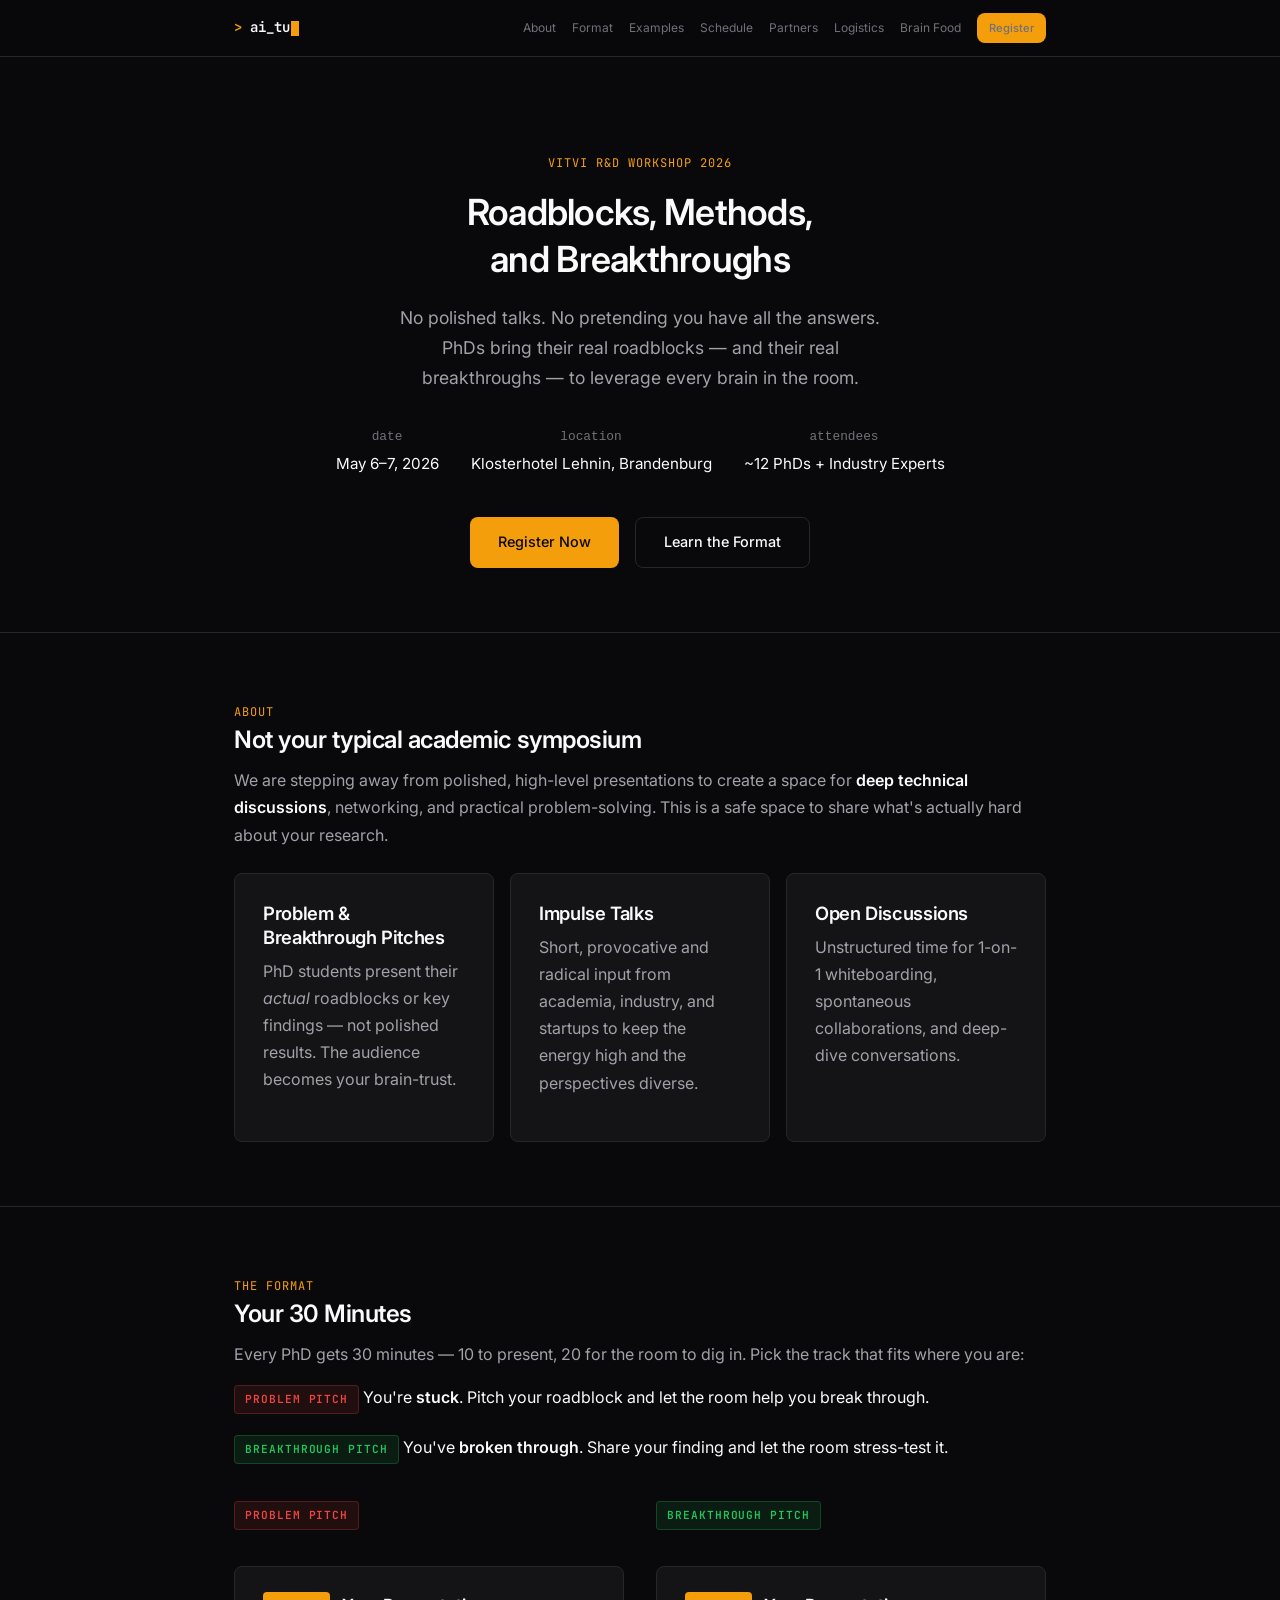
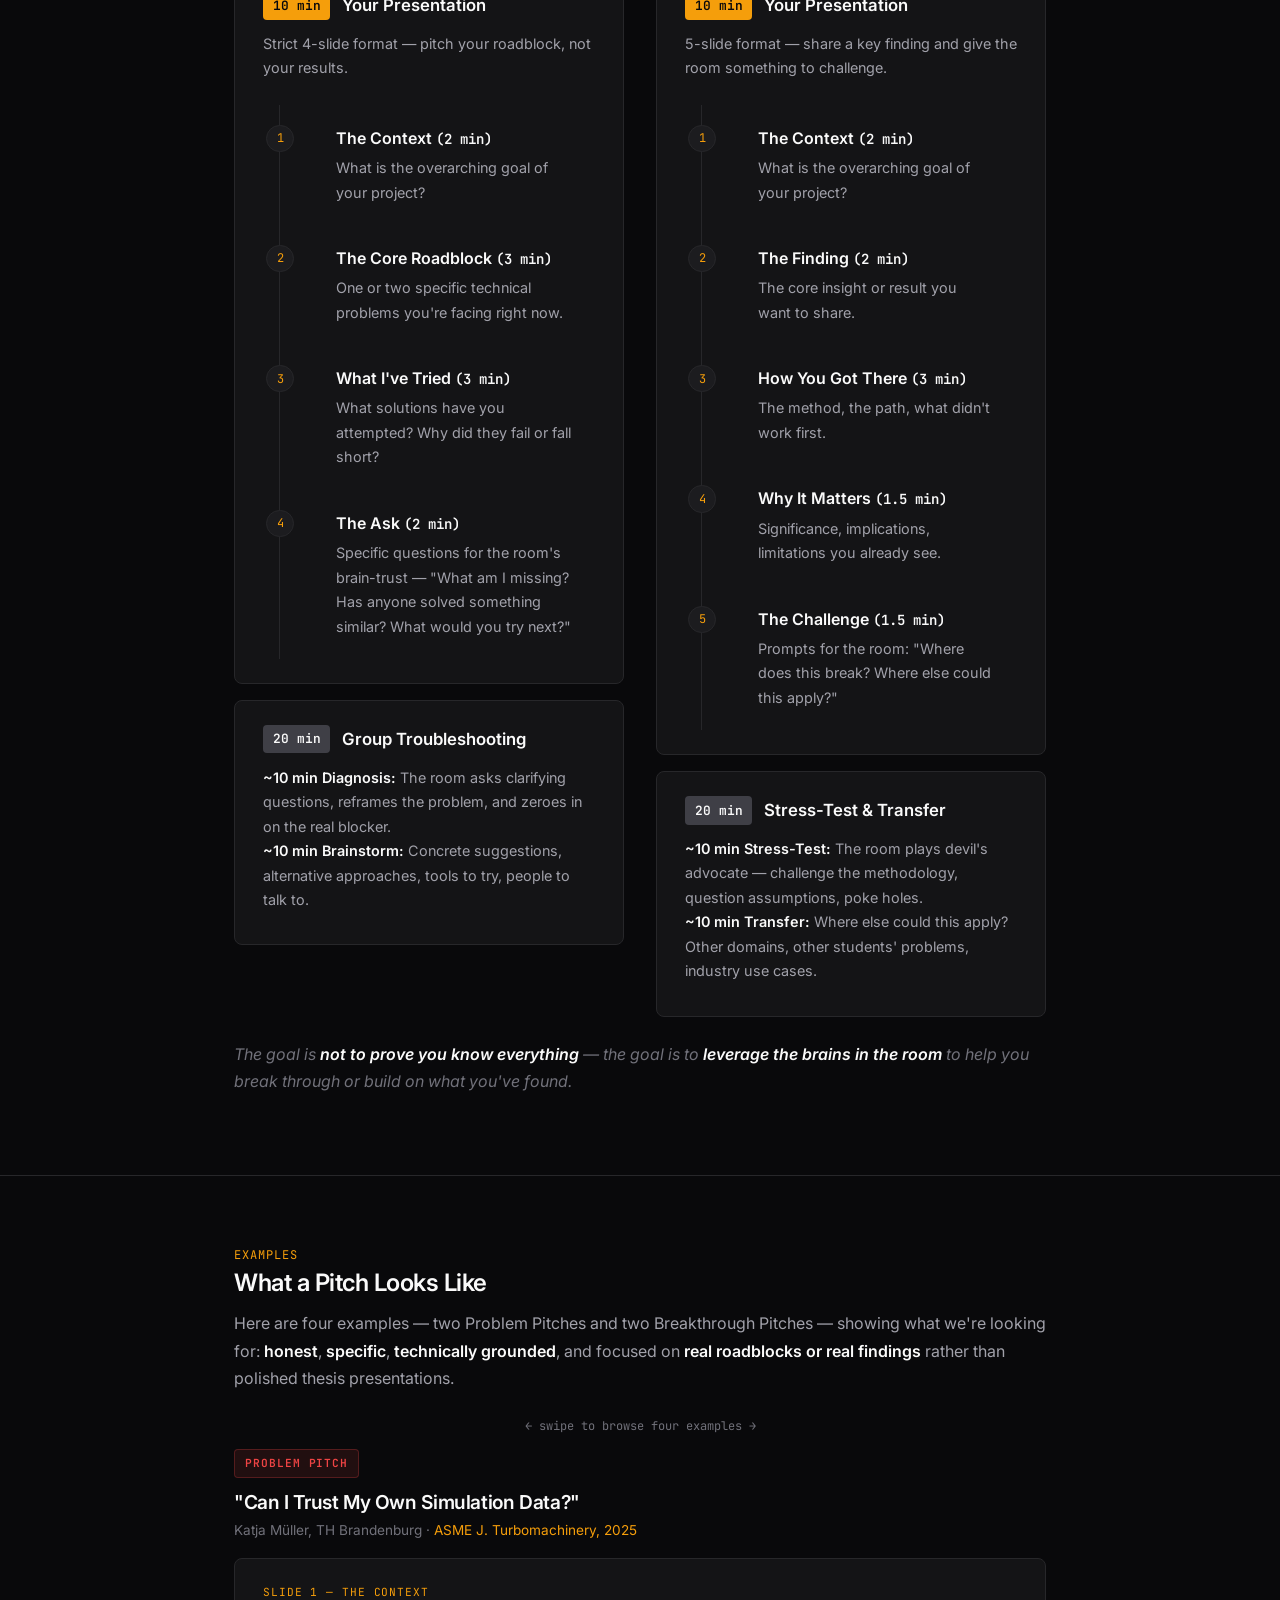
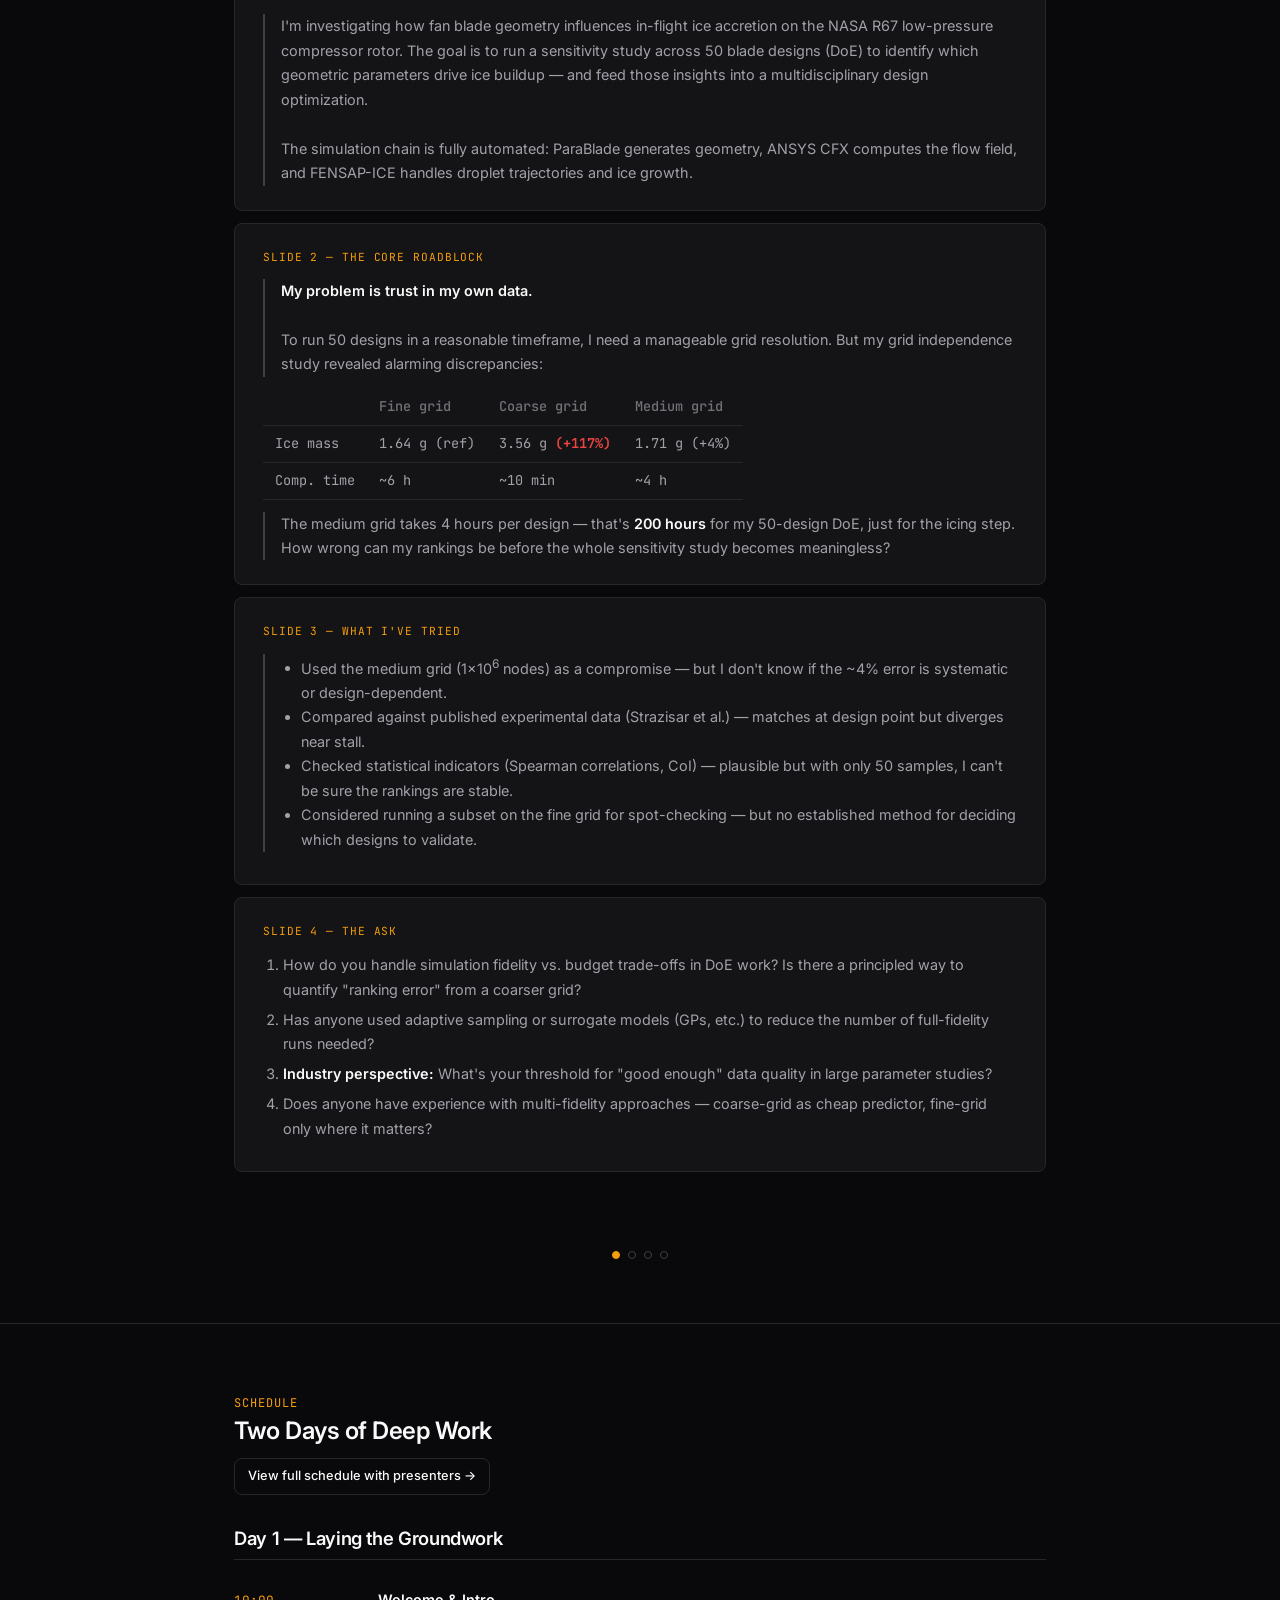
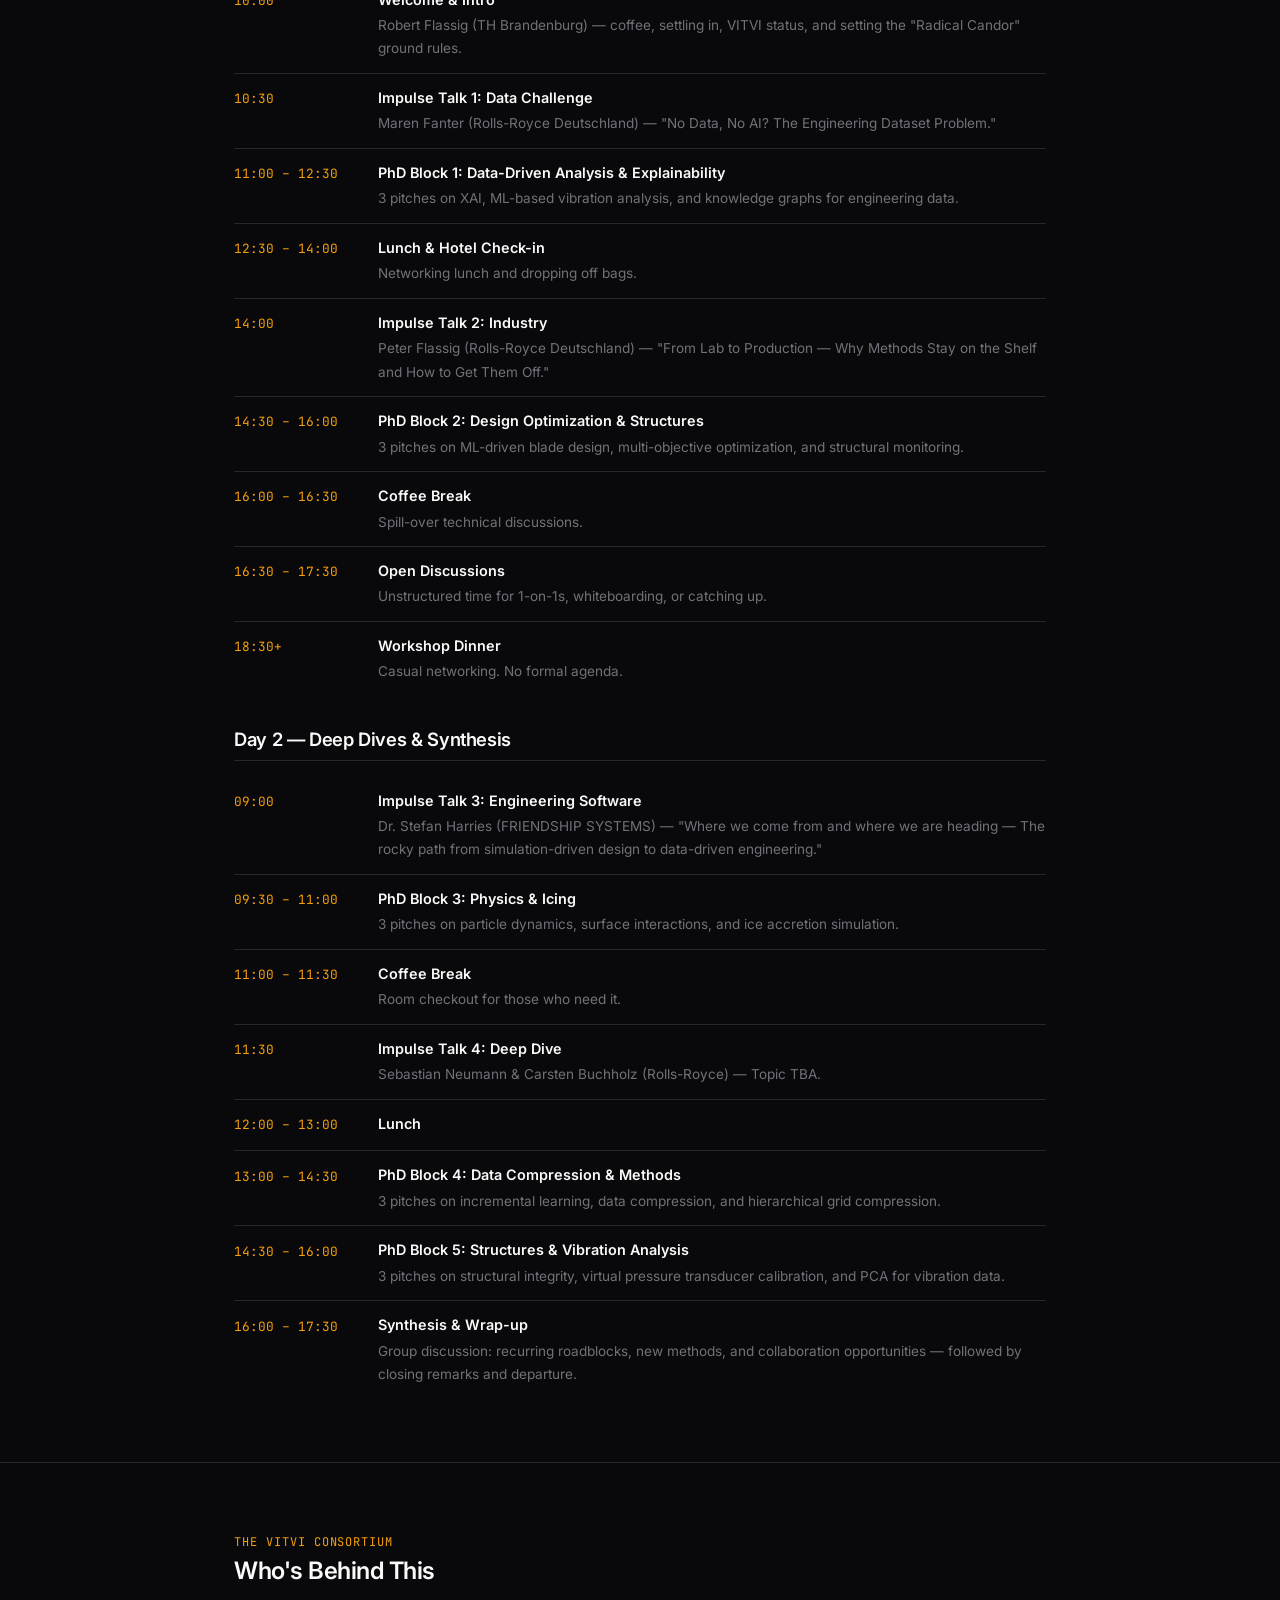
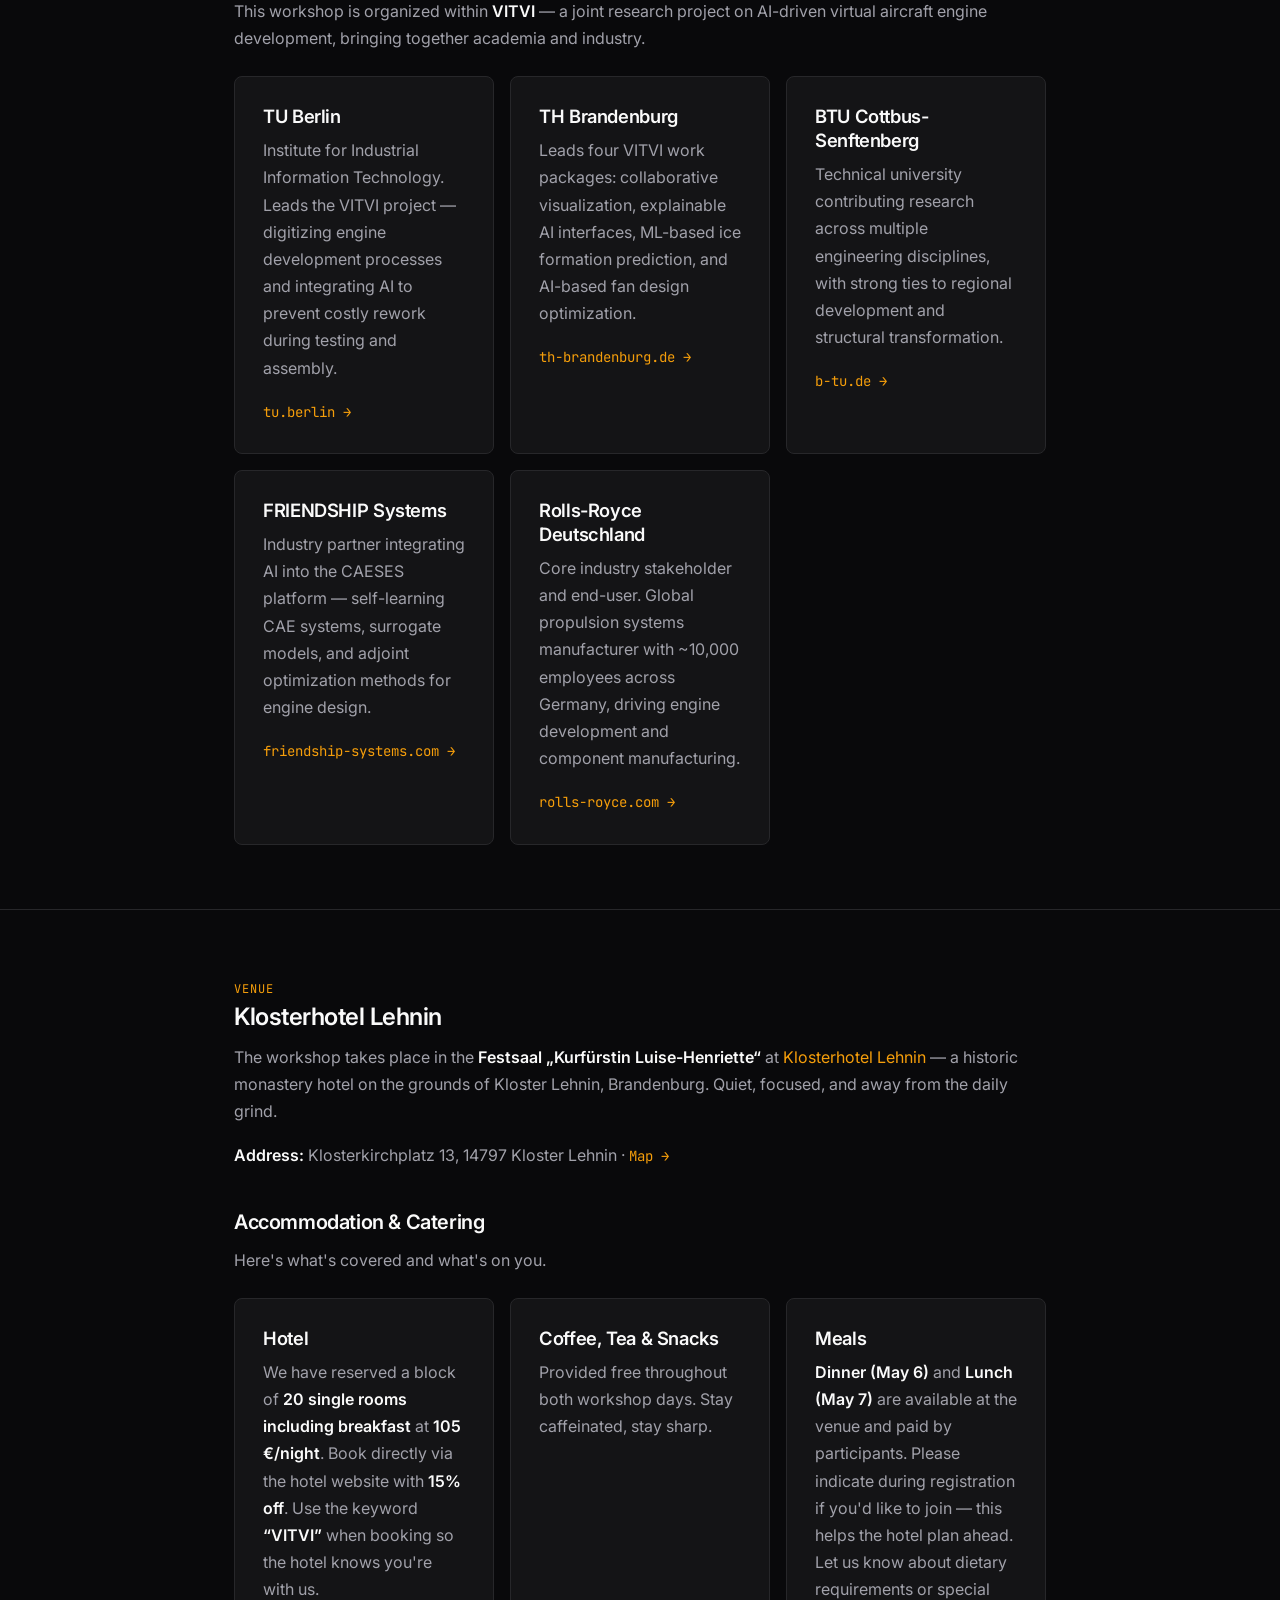
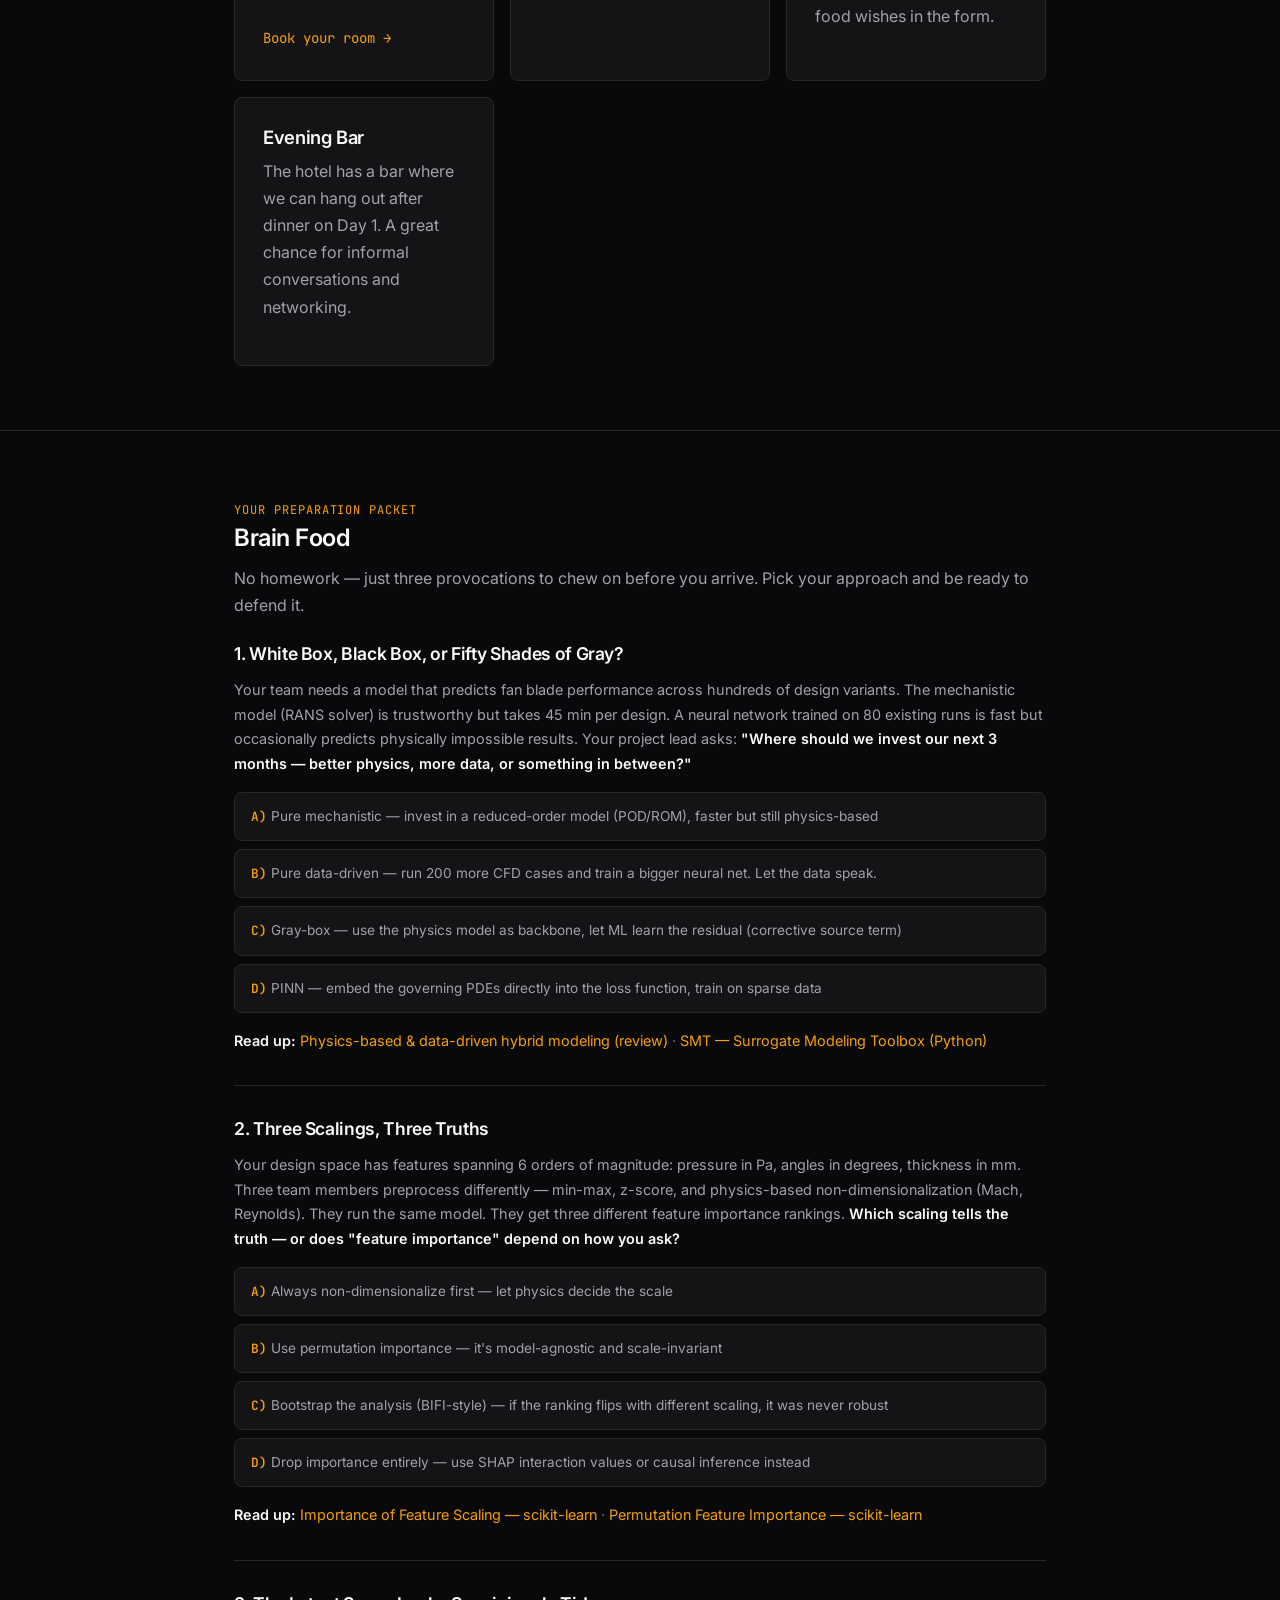
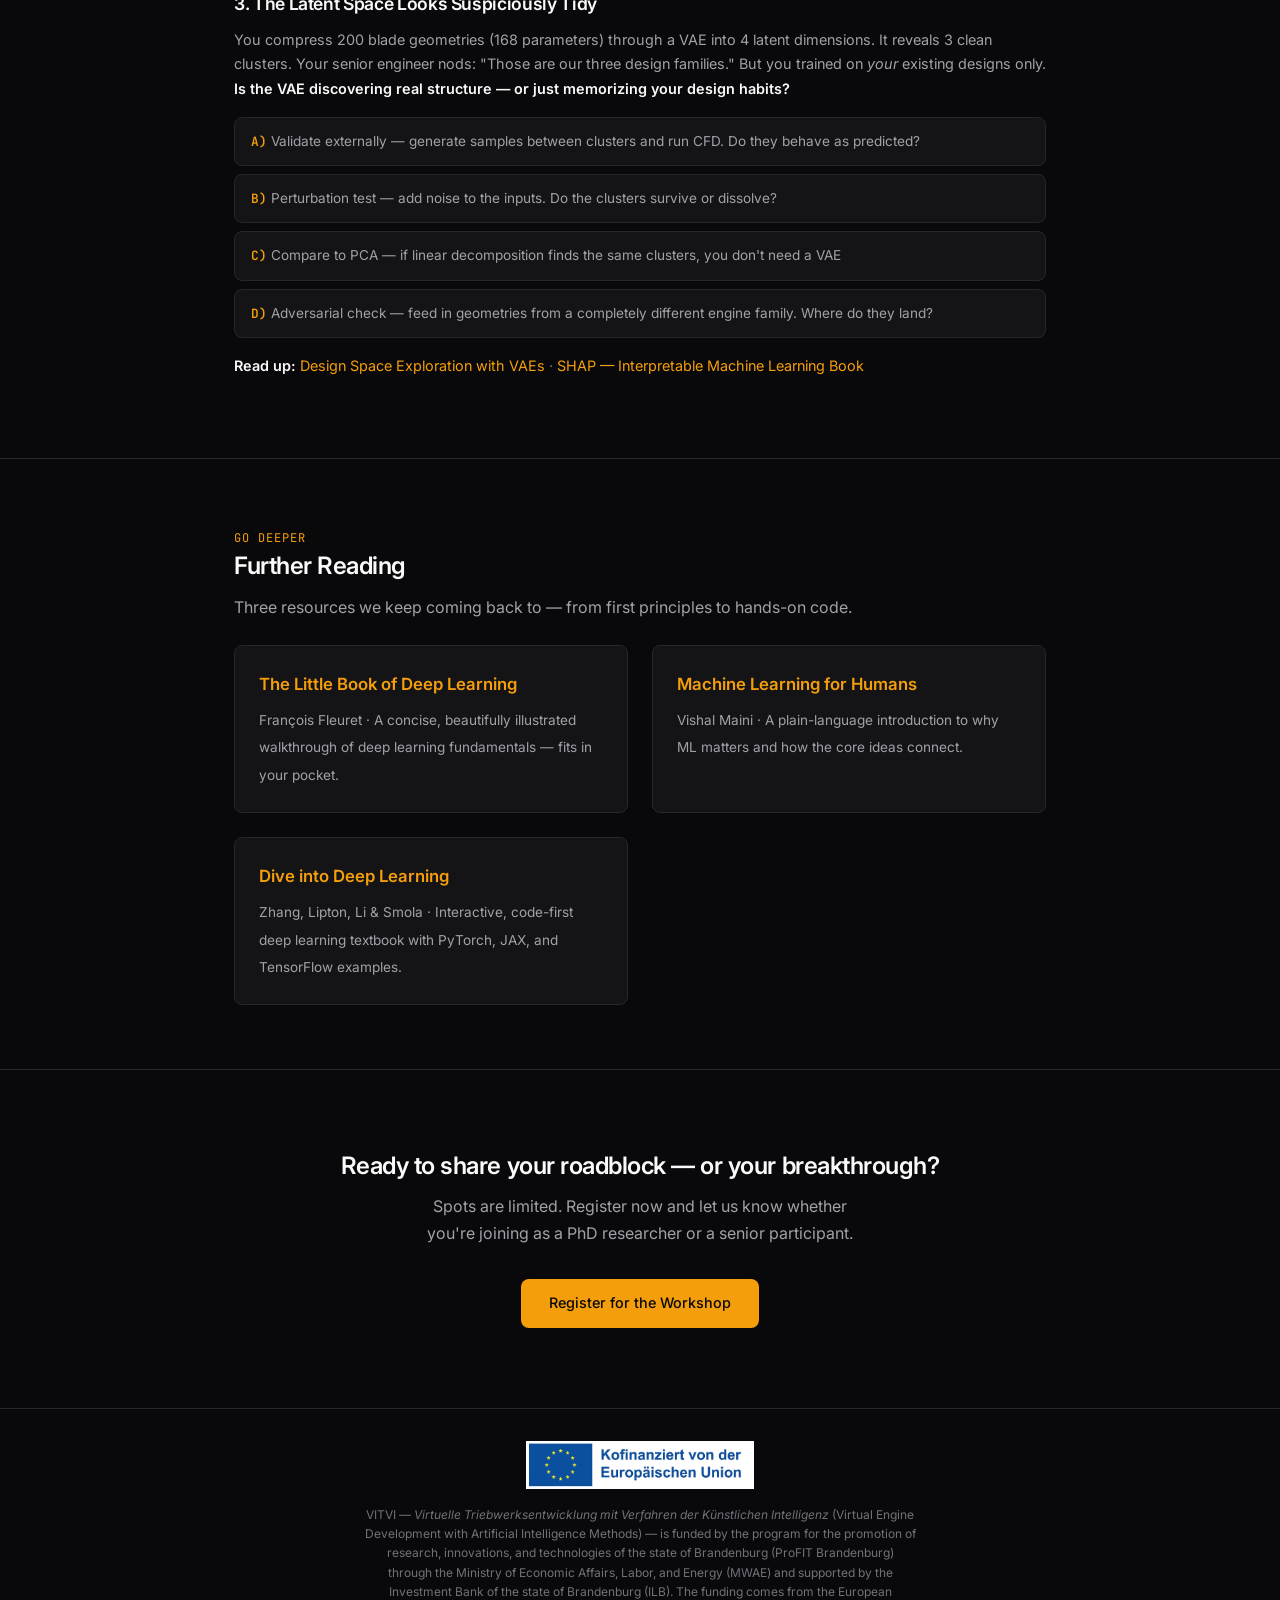
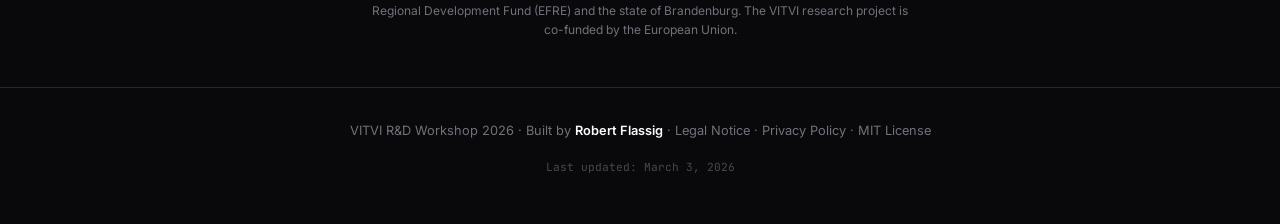
<file: website/index.html>
<!DOCTYPE html>
<html lang="en">
<head>
  <meta charset="UTF-8">
  <meta name="viewport" content="width=device-width, initial-scale=1.0">
  <title>VITVI R&D Workshop 2026</title>
  <meta name="description" content="Roadblocks, Methods, and Breakthroughs — A two-day intensive workshop for PhD researchers and R&D professionals.">
  <meta name="author" content="Robert Flassig">
  <link rel="preconnect" href="https://fonts.googleapis.com">
  <link rel="preconnect" href="https://fonts.gstatic.com" crossorigin>
  <link href="https://fonts.googleapis.com/css2?family=Inter:wght@400;500;600;700&family=JetBrains+Mono:wght@400;500&display=swap" rel="stylesheet">
  <link rel="stylesheet" href="css/style.css">
</head>
<body>

<!-- Nav -->
<nav>
  <div class="container">
    <a href="index.html" class="logo"><span class="prompt">&gt;</span> <span class="logo-text"></span><span class="cursor"></span></a>
    <button class="menu-toggle" aria-label="Menu" onclick="document.querySelector('.nav-links').classList.toggle('open')">&#9776;</button>
    <ul class="nav-links">
      <li><a href="#about">About</a></li>
      <li><a href="#format">Format</a></li>
      <li><a href="#example">Examples</a></li>
      <li><a href="#schedule">Schedule</a></li>
      <li><a href="#partners">Partners</a></li>
      <li><a href="#logistics">Logistics</a></li>
      <li><a href="#brainfood">Brain Food</a></li>
      <li><a href="register.html" class="btn btn-primary" style="padding:.35rem .75rem;font-size:.7rem;">Register</a></li>
    </ul>
  </div>
</nav>

<!-- Hero -->
<header class="hero">
  <div class="container">
    <span class="label">VITVI R&D Workshop 2026</span>
    <h1>Roadblocks, Methods, and&nbsp;Breakthroughs</h1>
    <p class="subtitle">
      <span class="hero-line">No polished talks.</span>
      <span class="hero-line">No pretending you have all the answers.</span>
      <span class="hero-line">PhDs bring their real roadblocks — and their real breakthroughs — to leverage every brain in the&nbsp;room.</span>
    </p>
    <div class="hero-meta">
      <div class="meta-item">
        <code>date</code>
        <span>May 6–7, 2026</span>
      </div>
      <div class="meta-item">
        <code>location</code>
        <span>Klosterhotel Lehnin, Brandenburg</span>
      </div>
      <div class="meta-item">
        <code>attendees</code>
        <span>~12 PhDs + Industry Experts</span>
      </div>
    </div>
    <div class="btn-group">
      <a href="register.html" class="btn btn-primary">Register Now</a>
      <a href="#format" class="btn btn-secondary">Learn the Format</a>
    </div>
  </div>
</header>

<!-- About -->
<section id="about">
  <div class="container">
    <span class="label">About</span>
    <h2>Not your typical academic symposium</h2>
    <p>
      We are stepping away from polished, high-level presentations to create a space for <strong>deep technical discussions</strong>, networking, and practical problem-solving. This is a safe space to share what's actually hard about your research.
    </p>
    <div class="card-grid">
      <div class="card">
        <h3>Problem &amp; Breakthrough Pitches</h3>
        <p>PhD students present their <em>actual</em> roadblocks or key findings — not polished results. The audience becomes your brain-trust.</p>
      </div>
      <div class="card">
        <h3>Impulse Talks</h3>
        <p>Short, provocative and radical input from academia, industry, and startups to keep the energy high and the perspectives diverse.</p>
      </div>
      <div class="card">
        <h3>Open Discussions</h3>
        <p>Unstructured time for 1-on-1 whiteboarding, spontaneous collaborations, and deep-dive conversations.</p>
      </div>
    </div>
  </div>
</section>

<!-- Format -->
<section id="format">
  <div class="container">
    <span class="label">The Format</span>
    <h2>Your 30 Minutes</h2>
    <p>Every PhD gets 30 minutes — 10 to present, 20 for the room to dig in. Pick the track that fits where you are:</p>
    <ul style="list-style:none;padding:0;margin:1rem 0 0;display:flex;flex-direction:column;gap:.5rem;">
      <li><a href="#track-problem" class="track-badge track-badge--problem">Problem Pitch</a> You're <strong>stuck</strong>. Pitch your roadblock and let the room help you break through.</li>
      <li><a href="#track-breakthrough" class="track-badge track-badge--breakthrough">Breakthrough Pitch</a> You've <strong>broken through</strong>. Share your finding and let the room stress-test it.</li>
    </ul>

    <div class="format-dual-track">

      <!-- Problem Pitch -->
      <div class="format-track" id="track-problem">
        <span class="track-badge track-badge--problem">Problem Pitch</span>
        <div class="format-timeline">
          <div class="timeline-block timeline-present">
            <div class="timeline-header">
              <span class="timeline-duration">10 min</span>
              <span class="timeline-title">Your Presentation</span>
            </div>
            <p>Strict 4-slide format — pitch your roadblock, not your results.</p>
            <ol class="slide-list">
              <li>
                <strong>The Context <span class="mono">(2 min)</span></strong>
                <p>What is the overarching goal of your project?</p>
              </li>
              <li>
                <strong>The Core Roadblock <span class="mono">(3 min)</span></strong>
                <p>One or two specific technical problems you're facing right now.</p>
              </li>
              <li>
                <strong>What I've Tried <span class="mono">(3 min)</span></strong>
                <p>What solutions have you attempted? Why did they fail or fall short?</p>
              </li>
              <li>
                <strong>The Ask <span class="mono">(2 min)</span></strong>
                <p>Specific questions for the room's brain-trust — "What am I missing? Has anyone solved something similar? What would you try next?"</p>
              </li>
            </ol>
          </div>
          <div class="timeline-block timeline-troubleshoot">
            <div class="timeline-header">
              <span class="timeline-duration">20 min</span>
              <span class="timeline-title">Group Troubleshooting</span>
            </div>
            <p><strong>~10 min Diagnosis:</strong> The room asks clarifying questions, reframes the problem, and zeroes in on the real blocker.<br>
            <strong>~10 min Brainstorm:</strong> Concrete suggestions, alternative approaches, tools to try, people to talk to.</p>
          </div>
        </div>
      </div>

      <!-- Breakthrough Pitch -->
      <div class="format-track" id="track-breakthrough">
        <span class="track-badge track-badge--breakthrough">Breakthrough Pitch</span>
        <div class="format-timeline">
          <div class="timeline-block timeline-present">
            <div class="timeline-header">
              <span class="timeline-duration">10 min</span>
              <span class="timeline-title">Your Presentation</span>
            </div>
            <p>5-slide format — share a key finding and give the room something to challenge.</p>
            <ol class="slide-list">
              <li>
                <strong>The Context <span class="mono">(2 min)</span></strong>
                <p>What is the overarching goal of your project?</p>
              </li>
              <li>
                <strong>The Finding <span class="mono">(2 min)</span></strong>
                <p>The core insight or result you want to share.</p>
              </li>
              <li>
                <strong>How You Got There <span class="mono">(3 min)</span></strong>
                <p>The method, the path, what didn't work first.</p>
              </li>
              <li>
                <strong>Why It Matters <span class="mono">(1.5 min)</span></strong>
                <p>Significance, implications, limitations you already see.</p>
              </li>
              <li>
                <strong>The Challenge <span class="mono">(1.5 min)</span></strong>
                <p>Prompts for the room: "Where does this break? Where else could this apply?"</p>
              </li>
            </ol>
          </div>
          <div class="timeline-block timeline-discuss">
            <div class="timeline-header">
              <span class="timeline-duration">20 min</span>
              <span class="timeline-title">Stress-Test &amp; Transfer</span>
            </div>
            <p><strong>~10 min Stress-Test:</strong> The room plays devil's advocate — challenge the methodology, question assumptions, poke holes.<br>
            <strong>~10 min Transfer:</strong> Where else could this apply? Other domains, other students' problems, industry use cases.</p>
          </div>
        </div>
      </div>

    </div>

    <p style="margin-top:1.5rem;font-style:italic;color:var(--text-3);">
      The goal is <strong>not to prove you know everything</strong> — the goal is to <strong>leverage the brains in the room</strong> to help you break through or build on what you've found.
    </p>
  </div>
</section>

<!-- Examples -->
<section id="example">
  <div class="container">
    <span class="label">Examples</span>
    <h2>What a Pitch Looks Like</h2>
    <p>Here are four examples — two Problem Pitches and two Breakthrough Pitches — showing what we're looking for: <strong>honest</strong>, <strong>specific</strong>, <strong>technically grounded</strong>, and focused on <strong>real roadblocks or real findings</strong> rather than polished thesis presentations.</p>

    <p class="swipe-hint">&larr; swipe to browse four examples &rarr;</p>

    <div class="carousel-track" id="carousel-track">

    <!-- Example 1: Katja Müller — Problem Pitch -->
    <div class="example-block carousel-slide">
      <span class="track-badge track-badge--problem">Problem Pitch</span>
      <h3 class="example-title">"Can I Trust My Own Simulation Data?"</h3>
      <p class="example-meta">Katja M&uuml;ller, TH Brandenburg &middot; <a href="https://asmedigitalcollection.asme.org/turbomachinery/article-abstract/148/6/061001/1222637/Numerical-Study-of-Ice-Accretion-on-Fan-Blades" target="_blank" rel="noopener">ASME J. Turbomachinery, 2025</a></p>

      <div class="example-slide">
        <div class="slide-label">Slide 1 — The Context</div>
        <blockquote>
          I'm investigating how fan blade geometry influences in-flight ice accretion on the NASA R67 low-pressure compressor rotor. The goal is to run a sensitivity study across 50 blade designs (DoE) to identify which geometric parameters drive ice buildup — and feed those insights into a multidisciplinary design optimization.
          <br><br>
          The simulation chain is fully automated: ParaBlade generates geometry, ANSYS CFX computes the flow field, and FENSAP-ICE handles droplet trajectories and ice growth.
        </blockquote>
      </div>
      <div class="example-slide">
        <div class="slide-label">Slide 2 — The Core Roadblock</div>
        <blockquote>
          <strong>My problem is trust in my own data.</strong>
          <br><br>
          To run 50 designs in a reasonable timeframe, I need a manageable grid resolution. But my grid independence study revealed alarming discrepancies:
        </blockquote>
        <table>
          <thead>
            <tr><th></th><th>Fine grid</th><th>Coarse grid</th><th>Medium grid</th></tr>
          </thead>
          <tbody>
            <tr><td>Ice mass</td><td>1.64 g (ref)</td><td>3.56 g <span class="highlight">(+117%)</span></td><td>1.71 g (+4%)</td></tr>
            <tr><td>Comp. time</td><td>~6 h</td><td>~10 min</td><td>~4 h</td></tr>
          </tbody>
        </table>
        <blockquote>
          The medium grid takes 4 hours per design — that's <strong>200 hours</strong> for my 50-design DoE, just for the icing step. How wrong can my rankings be before the whole sensitivity study becomes meaningless?
        </blockquote>
      </div>
      <div class="example-slide">
        <div class="slide-label">Slide 3 — What I've Tried</div>
        <blockquote>
          <ul style="padding-left:1.25rem;margin:.5rem 0;">
            <li>Used the medium grid (1&times;10<sup>6</sup> nodes) as a compromise — but I don't know if the ~4% error is systematic or design-dependent.</li>
            <li>Compared against published experimental data (Strazisar et al.) — matches at design point but diverges near stall.</li>
            <li>Checked statistical indicators (Spearman correlations, CoI) — plausible but with only 50 samples, I can't be sure the rankings are stable.</li>
            <li>Considered running a subset on the fine grid for spot-checking — but no established method for deciding which designs to validate.</li>
          </ul>
        </blockquote>
      </div>
      <div class="example-slide">
        <div class="slide-label">Slide 4 — The Ask</div>
        <ol>
          <li>How do you handle simulation fidelity vs. budget trade-offs in DoE work? Is there a principled way to quantify "ranking error" from a coarser grid?</li>
          <li>Has anyone used adaptive sampling or surrogate models (GPs, etc.) to reduce the number of full-fidelity runs needed?</li>
          <li><strong>Industry perspective:</strong> What's your threshold for "good enough" data quality in large parameter studies?</li>
          <li>Does anyone have experience with multi-fidelity approaches — coarse-grid as cheap predictor, fine-grid only where it matters?</li>
        </ol>
      </div>
    </div>

    <!-- Example 2: Clara Henkel — Problem Pitch -->
    <div class="example-block carousel-slide">
      <span class="track-badge track-badge--problem">Problem Pitch</span>
      <h3 class="example-title">"Balancing Breaks My Best Blades"</h3>
      <p class="example-meta">Clara Henkel, BTU Cottbus-Senftenberg &middot; <a href="https://gpps.global/wp-content/uploads/2025/09/GPPS-TC-2025_paper_017.pdf" target="_blank" rel="noopener">Henkel et al., GPPS Shanghai 2025</a></p>

      <div class="example-slide">
        <div class="slide-label">Slide 1 — The Context</div>
        <blockquote>
          Fan-blisk design optimization where two disciplines collide: aerodynamics wants the most efficient blade shape, structural mechanics needs to balance the blisk by shifting blade sections to avoid stress hotspots. The shifts from balancing <em>change</em> the aerodynamics — so sequential optimization doesn't work.
          <br><br>
          The blade is parameterized with 16 design variables. CFD runs on Rolls-Royce's HYDRA solver (~45 min/design), FE stress analysis via sc03 (~15 min). We need surrogates to make global optimization feasible.
        </blockquote>
      </div>
      <div class="example-slide">
        <div class="slide-label">Slide 2 — The Core Roadblock</div>
        <blockquote>
          <strong>No single surrogate works for both objectives — and the stress constraint is the real headache.</strong>
          <br><br>
          Bayesian ridge dominates for efficiency (R&sup2; = 0.98) but is the worst for stress (R&sup2; = 0.58). SVR wins for stress (R&sup2; = 0.88) but is mediocre for efficiency. I'm forced to mix different model types in the same optimization loop.
          <br><br>
          Worse: stress can be framed as classification (feasible/infeasible) or regression — and they give different answers about which designs are safe. With only 300 CFD samples in a 16-dimensional design space, I can't tell which formulation to trust.
        </blockquote>
      </div>
      <div class="example-slide">
        <div class="slide-label">Slide 3 — What I've Tried</div>
        <blockquote>
          <ul style="padding-left:1.25rem;margin:.5rem 0;">
            <li><strong>Tested 5 surrogate types</strong> (RF, kNN, SVR, MLP, Bayesian ridge) with full hyperparameter search — no single model is universally best, confirming the no-free-lunch theorem in practice.</li>
            <li><strong>Classification vs. regression for stress:</strong> Classification finds safe/unsafe regions well (AUC = 0.94) but loses magnitude information. Regression preserves magnitude but is less accurate near the critical stress threshold.</li>
            <li><strong>Reduced 2D validation:</strong> Surrogates work beautifully here (R&sup2; &gt; 0.96). But scaling to the full 16D problem degrades accuracy significantly.</li>
          </ul>
        </blockquote>
      </div>
      <div class="example-slide">
        <div class="slide-label">Slide 4 — The Ask</div>
        <ol>
          <li>How do you handle <strong>mixed-surrogate optimization</strong> where different objectives need fundamentally different model types?</li>
          <li>Regression vs. classification for constraints — has anyone found a principled way to decide, or a way to combine both?</li>
          <li><strong>Industry:</strong> When surrogate-based optimization proposes a design near the stress limit, what's your validation protocol before you trust it?</li>
          <li>With 300 samples in 16 dimensions, are we data-starved? Has anyone used <strong>multi-fidelity surrogates</strong> to bootstrap from cheaper simulations?</li>
        </ol>
      </div>
    </div>

    <!-- Example 3: Klaus Markgraf — Breakthrough Pitch -->
    <div class="example-block carousel-slide">
      <span class="track-badge track-badge--breakthrough">Breakthrough Pitch</span>
      <h3 class="example-title">"We Made SHAP Reliable — Even With 25 Samples"</h3>
      <p class="example-meta">Klaus Markgraf, TH Brandenburg &middot; <a href="https://www.researchsquare.com/article/rs-8590595/v1" target="_blank" rel="noopener">Markgraf et al., 2026 (preprint)</a></p>

      <div class="example-slide">
        <div class="slide-label">Slide 1 — The Context</div>
        <blockquote>
          We use data-driven surrogates to replace expensive CFD in aero-engine development — predicting performance across hundreds of blade designs without running every simulation. To understand <em>why</em> the model predicts what it predicts, we use SHAP (Shapley Additive Explanations) to rank which geometric features matter most.
          <br><br>
          The vision: use XAI not just to predict, but to guide the engineer's intuition — which parameters to focus on, which to ignore in the next design iteration.
        </blockquote>
      </div>
      <div class="example-slide">
        <div class="slide-label">Slide 2 — The Finding</div>
        <blockquote>
          <strong>BIFI (Bootstrap-Informed Feature Importance) makes SHAP rankings stable and actionable, even with tiny datasets.</strong>
          <br><br>
          The method: train 50 surrogate models on bootstrap resamples, compute SHAP for each, then automatically find the threshold between "important" and "negligible" features using the cumulative SHAP distribution — no manual cutoff needed. BIFI-based DoEs improve surrogate quality (R&sup2; and MSE) by <strong>up to 90%</strong>.
        </blockquote>
      </div>
      <div class="example-slide">
        <div class="slide-label">Slide 3 — How I Got There</div>
        <blockquote>
          <ul style="padding-left:1.25rem;margin:.5rem 0;">
            <li><strong>Started with standard SHAP:</strong> Same dataset, different random seeds — feature x<sub>5</sub> jumps from "most important" to "irrelevant." With 25–50 samples, a single SHAP run is a point estimate with unknown variance.</li>
            <li><strong>Tried bootstrap resampling:</strong> Training B=50 models on resamples and computing SHAP for each revealed which features are reliably important vs. noise.</li>
            <li><strong>Key insight:</strong> The cumulative SHAP distribution has a natural "elbow" that separates signal from noise. BIFI automates finding that elbow — no manual cutoff needed.</li>
            <li><strong>Validated</strong> on four synthetic benchmarks of increasing complexity, then on a real aero-engine dataset.</li>
          </ul>
        </blockquote>
      </div>
      <div class="example-slide">
        <div class="slide-label">Slide 4 — Why It Matters</div>
        <blockquote>
          <ul style="padding-left:1.25rem;margin:.5rem 0;">
            <li>Removes human guesswork from feature selection for DoE construction and design space reduction.</li>
            <li>Works model-agnostically — doesn't matter if the surrogate is a Random Forest, GPR, or neural network.</li>
            <li>Reduces the number of expensive CFD runs needed downstream by focusing DoE on the features that actually matter.</li>
            <li><strong>Limitation:</strong> Only validated on synthetic benchmarks + one real dataset so far.</li>
          </ul>
        </blockquote>
      </div>
      <div class="example-slide">
        <div class="slide-label">Slide 5 — The Challenge</div>
        <ol>
          <li><strong>Stress-test:</strong> The synthetic benchmarks have known ground truth — but in real engineering problems, how do we verify the "right" features were selected?</li>
          <li><strong>Transfer:</strong> Could BIFI work for your feature selection problems — outside of turbomachinery? Any domain with expensive simulations and scarce data?</li>
          <li><strong>Industry:</strong> Would you trust an automated feature importance method in a safety-critical design process? What level of explainability do you need?</li>
        </ol>
      </div>
    </div>

    <!-- Example 4: Hamun Bertram — Breakthrough Pitch -->
    <div class="example-block carousel-slide">
      <span class="track-badge track-badge--breakthrough">Breakthrough Pitch</span>
      <h3 class="example-title">"From 100 Hours to 4 Minutes: Predicting Blade Performance from Control Points"</h3>
      <p class="example-meta">Hamun R. Bertram, TH Brandenburg &middot; <a href="https://asmedigitalcollection.asme.org/GT/proceedings-abstract/GT2025/88865/1220725" target="_blank" rel="noopener">Bertram et al., ASME Turbo Expo 2025</a></p>

      <div class="example-slide">
        <div class="slide-label">Slide 1 — The Context</div>
        <blockquote>
          Designing turbomachinery blades requires predicting aerodynamic performance (efficiency, pressure ratio, mass flow) for hundreds of candidate geometries. Running CFD for each takes ~33 hours per batch. ML surrogates promise to replace these simulations, but existing approaches — using dense surface meshes or point clouds as input — need 1,000+ simulations and 24–100 hours of training time.
        </blockquote>
      </div>
      <div class="example-slide">
        <div class="slide-label">Slide 2 — The Finding</div>
        <blockquote>
          <strong>Use B-Spline control points instead of surface meshes as ML input. Training drops from 100+ hours to 4 minutes — with competitive accuracy from just ~150 simulations.</strong>
          <br><br>
          Each blade is defined by 96 control points (vs. 830,000 mesh cells). A Graph Convolutional Neural Network (GCNN) learns directly from this compact representation. Adding first-order (gradients) and second-order (Laplacians) geometric derivatives captures the curvature physics that drives aerodynamic behavior.
        </blockquote>
      </div>
      <div class="example-slide">
        <div class="slide-label">Slide 3 — How I Got There</div>
        <blockquote>
          <ul style="padding-left:1.25rem;margin:.5rem 0;">
            <li><strong>Existing approaches are expensive:</strong> Gouttiere et al. achieve good accuracy but take ~102 hours to train. Beqiraj et al. need 1,600 simulations and 24 hours on an RTX 8000.</li>
            <li><strong>Key insight:</strong> ParaBlade's B-Spline representation is already a compact, physics-aware description. Why feed the model 830k mesh points when 96 control points carry the same geometric information?</li>
            <li><strong>Gradients and Laplacians were the missing piece</strong> — raw control points alone aren't enough. The derivatives encode curvature, which directly relates to flow separation, shock formation, and boundary layer behavior.</li>
            <li>Validated on a 500-design DoE of NASA Rotor 67, with Random Forest Regression as a baseline.</li>
          </ul>
        </blockquote>
      </div>
      <div class="example-slide">
        <div class="slide-label">Slide 4 — Why It Matters</div>
        <blockquote>
          <ul style="padding-left:1.25rem;margin:.5rem 0;">
            <li>Training on an Nvidia RTX 4000 in <strong>4 minutes</strong> (99.9% reduction) means you can retrain as new CFD results come in — even while simulations are still running.</li>
            <li>Only ~150–200 converged simulations needed for reliable predictions — practical for real design campaigns.</li>
            <li>The RFR baseline also benefits: R&sup2; = 0.82 on CPU-only hardware — no GPU needed.</li>
            <li><strong>Limitation:</strong> Validated only on NASA R67. The rotor's high twist makes it geometrically complex, but other blade types remain untested.</li>
          </ul>
        </blockquote>
      </div>
      <div class="example-slide">
        <div class="slide-label">Slide 5 — The Challenge</div>
        <ol>
          <li><strong>Stress-test:</strong> R&sup2; &asymp; 0.72 for GCNN on the test set — good enough for screening, but is it good enough for final design decisions? Where does the model break?</li>
          <li><strong>Transfer:</strong> This works for B-Spline-parameterized blades. Could the same compact-representation idea apply to your geometries — turbine blades, vanes, other parameterized shapes?</li>
          <li><strong>Industry:</strong> At what accuracy level would you trust an ML surrogate to replace CFD in your design loop?</li>
        </ol>
      </div>
    </div>

    </div><!-- /carousel-track -->

    <div class="carousel-dots" id="carousel-dots">
      <button class="carousel-dot active" data-index="0"></button>
      <button class="carousel-dot" data-index="1"></button>
      <button class="carousel-dot" data-index="2"></button>
      <button class="carousel-dot" data-index="3"></button>
    </div>

  </div>
</section>

<script>
  // Carousel
  (function() {
    const track = document.getElementById('carousel-track');
    const slides = track.querySelectorAll('.carousel-slide');
    const dots = document.querySelectorAll('.carousel-dot');

    // Update dots on scroll
    track.addEventListener('scroll', function() {
      const index = Math.round(track.scrollLeft / track.offsetWidth);
      dots.forEach((d, i) => d.classList.toggle('active', i === index));
    });

    // Click dot to scroll
    dots.forEach(dot => dot.addEventListener('click', function() {
      const index = +this.dataset.index;
      track.scrollTo({ left: index * track.offsetWidth, behavior: 'smooth' });
    }));
  })();
</script>

<!-- Schedule -->
<section id="schedule">
  <div class="container">
    <span class="label">Schedule</span>
    <h2>Two Days of Deep Work</h2>
    <p style="margin-bottom:1.5rem;"><a href="schedule.html" class="btn btn-secondary" style="font-size:.8rem;padding:.4rem .8rem;">View full schedule with presenters &rarr;</a></p>

    <div class="schedule-day">
      <h3>Day 1 — Laying the Groundwork</h3>

      <div class="schedule-item">
        <div class="schedule-time">10:00</div>
        <div class="schedule-content">
          <strong>Welcome &amp; Intro</strong>
          <p>Robert Flassig (TH Brandenburg) — coffee, settling in, VITVI status, and setting the "Radical Candor" ground rules.</p>
        </div>
      </div>
      <div class="schedule-item">
        <div class="schedule-time">10:30</div>
        <div class="schedule-content">
          <strong>Impulse Talk 1: Data Challenge</strong>
          <p>Maren Fanter (Rolls-Royce Deutschland) — "No Data, No AI? The Engineering Dataset Problem."</p>
        </div>
      </div>
      <div class="schedule-item">
        <div class="schedule-time">11:00 – 12:30</div>
        <div class="schedule-content">
          <strong>PhD Block 1: Data-Driven Analysis &amp; Explainability</strong>
          <p>3 pitches on XAI, ML-based vibration analysis, and knowledge graphs for engineering data.</p>
        </div>
      </div>
      <div class="schedule-item">
        <div class="schedule-time">12:30 – 14:00</div>
        <div class="schedule-content">
          <strong>Lunch &amp; Hotel Check-in</strong>
          <p>Networking lunch and dropping off bags.</p>
        </div>
      </div>
      <div class="schedule-item">
        <div class="schedule-time">14:00</div>
        <div class="schedule-content">
          <strong>Impulse Talk 2: Industry</strong>
          <p>Peter Flassig (Rolls-Royce Deutschland) — "From Lab to Production — Why Methods Stay on the Shelf and How to Get Them Off."</p>
        </div>
      </div>
      <div class="schedule-item">
        <div class="schedule-time">14:30 – 16:00</div>
        <div class="schedule-content">
          <strong>PhD Block 2: Design Optimization &amp; Structures</strong>
          <p>3 pitches on ML-driven blade design, multi-objective optimization, and structural monitoring.</p>
        </div>
      </div>
      <div class="schedule-item">
        <div class="schedule-time">16:00 – 16:30</div>
        <div class="schedule-content">
          <strong>Coffee Break</strong>
          <p>Spill-over technical discussions.</p>
        </div>
      </div>
      <div class="schedule-item">
        <div class="schedule-time">16:30 – 17:30</div>
        <div class="schedule-content">
          <strong>Open Discussions</strong>
          <p>Unstructured time for 1-on-1s, whiteboarding, or catching up.</p>
        </div>
      </div>
      <div class="schedule-item">
        <div class="schedule-time">18:30+</div>
        <div class="schedule-content">
          <strong>Workshop Dinner</strong>
          <p>Casual networking. No formal agenda.</p>
        </div>
      </div>
    </div>

    <div class="schedule-day">
      <h3>Day 2 — Deep Dives &amp; Synthesis</h3>

      <div class="schedule-item">
        <div class="schedule-time">09:00</div>
        <div class="schedule-content">
          <strong>Impulse Talk 3: Engineering Software</strong>
          <p>Dr. Stefan Harries (FRIENDSHIP SYSTEMS) — "Where we come from and where we are heading — The rocky path from simulation-driven design to data-driven engineering."</p>
        </div>
      </div>
      <div class="schedule-item">
        <div class="schedule-time">09:30 – 11:00</div>
        <div class="schedule-content">
          <strong>PhD Block 3: Physics &amp; Icing</strong>
          <p>3 pitches on particle dynamics, surface interactions, and ice accretion simulation.</p>
        </div>
      </div>
      <div class="schedule-item">
        <div class="schedule-time">11:00 – 11:30</div>
        <div class="schedule-content">
          <strong>Coffee Break</strong>
          <p>Room checkout for those who need it.</p>
        </div>
      </div>
      <div class="schedule-item">
        <div class="schedule-time">11:30</div>
        <div class="schedule-content">
          <strong>Impulse Talk 4: Deep Dive</strong>
          <p>Sebastian Neumann &amp; Carsten Buchholz (Rolls-Royce) — Topic TBA.</p>
        </div>
      </div>
      <div class="schedule-item">
        <div class="schedule-time">12:00 – 13:00</div>
        <div class="schedule-content">
          <strong>Lunch</strong>
        </div>
      </div>
      <div class="schedule-item">
        <div class="schedule-time">13:00 – 14:30</div>
        <div class="schedule-content">
          <strong>PhD Block 4: Data Compression &amp; Methods</strong>
          <p>3 pitches on incremental learning, data compression, and hierarchical grid compression.</p>
        </div>
      </div>
      <div class="schedule-item">
        <div class="schedule-time">14:30 – 16:00</div>
        <div class="schedule-content">
          <strong>PhD Block 5: Structures &amp; Vibration Analysis</strong>
          <p>3 pitches on structural integrity, virtual pressure transducer calibration, and PCA for vibration data.</p>
        </div>
      </div>
      <div class="schedule-item">
        <div class="schedule-time">16:00 – 17:30</div>
        <div class="schedule-content">
          <strong>Synthesis &amp; Wrap-up</strong>
          <p>Group discussion: recurring roadblocks, new methods, and collaboration opportunities — followed by closing remarks and departure.</p>
        </div>
      </div>
    </div>
  </div>
</section>

<!-- Partners -->
<section id="partners">
  <div class="container">
    <span class="label">The VITVI Consortium</span>
    <h2>Who's Behind This</h2>
    <p>This workshop is organized within <strong>VITVI</strong> — a joint research project on AI-driven virtual aircraft engine development, bringing together academia and industry.</p>

    <div class="card-grid" style="margin-top:1.5rem;">
      <div class="card">
        <h3>TU Berlin</h3>
        <p>Institute for Industrial Information Technology. Leads the VITVI project — digitizing engine development processes and integrating AI to prevent costly rework during testing and assembly.</p>
        <a href="https://www.tu.berlin/iit/forschung/projekte/vit-vi" target="_blank" rel="noopener" class="mono">tu.berlin &rarr;</a>
      </div>
      <div class="card">
        <h3>TH Brandenburg</h3>
        <p>Leads four VITVI work packages: collaborative visualization, explainable AI interfaces, ML-based ice formation prediction, and AI-based fan design optimization.</p>
        <a href="https://technik.th-brandenburg.de/forschung-und-kooperation/projekte/vit-vi/" target="_blank" rel="noopener" class="mono">th-brandenburg.de &rarr;</a>
      </div>
      <div class="card">
        <h3>BTU Cottbus-Senftenberg</h3>
        <p>Technical university contributing research across multiple engineering disciplines, with strong ties to regional development and structural transformation.</p>
        <a href="https://www.b-tu.de/" target="_blank" rel="noopener" class="mono">b-tu.de &rarr;</a>
      </div>
      <div class="card">
        <h3>FRIENDSHIP Systems</h3>
        <p>Industry partner integrating AI into the CAESES platform — self-learning CAE systems, surrogate models, and adjoint optimization methods for engine design.</p>
        <a href="https://www.friendship-systems.com/company/r_a_d/vit-vi/" target="_blank" rel="noopener" class="mono">friendship-systems.com &rarr;</a>
      </div>
      <div class="card">
        <h3>Rolls-Royce Deutschland</h3>
        <p>Core industry stakeholder and end-user. Global propulsion systems manufacturer with ~10,000 employees across Germany, driving engine development and component manufacturing.</p>
        <a href="https://www.rolls-royce.com/country-sites/deutschland.aspx" target="_blank" rel="noopener" class="mono">rolls-royce.com &rarr;</a>
      </div>
    </div>
  </div>
</section>

<!-- Logistics -->
<section id="logistics">
  <div class="container">
    <span class="label">Venue</span>
    <h2>Klosterhotel Lehnin</h2>
    <p>The workshop takes place in the <strong>Festsaal &bdquo;Kurf&uuml;rstin Luise-Henriette&ldquo;</strong> at <a href="https://www.diakonissenhaus.de/klosterhotel-lehnin" target="_blank" rel="noopener">Klosterhotel Lehnin</a> — a historic monastery hotel on the grounds of Kloster Lehnin, Brandenburg. Quiet, focused, and away from the daily grind.</p>
    <p style="margin-bottom:0;">
      <strong>Address:</strong> Klosterkirchplatz 13, 14797 Kloster Lehnin &middot;
      <a href="https://www.openstreetmap.org/?mlat=52.32140955&mlon=12.74557905&zoom=15&layers=M" target="_blank" rel="noopener" class="mono">Map &rarr;</a>
    </p>

    <h3 style="color:var(--text);margin-top:2.5rem;margin-bottom:.75rem;font-size:1.25rem;">Accommodation &amp; Catering</h3>
    <p>Here's what's covered and what's on you.</p>
    <div class="card-grid">
      <div class="card">
        <h3>Hotel</h3>
        <p>We have reserved a block of <strong>20 single rooms including breakfast</strong> at <strong>105 &euro;/night</strong>. Book directly via the hotel website with <strong>15% off</strong>. Use the keyword <strong>&ldquo;VITVI&rdquo;</strong> when booking so the hotel knows you're with us.</p>
        <a href="https://www.diakonissenhaus.de/klosterhotel-lehnin" target="_blank" rel="noopener" class="mono" style="display:inline-block;margin-top:.5rem;">Book your room &rarr;</a>
      </div>
      <div class="card">
        <h3>Coffee, Tea &amp; Snacks</h3>
        <p>Provided free throughout both workshop days. Stay caffeinated, stay sharp.</p>
      </div>
      <div class="card">
        <h3>Meals</h3>
        <p><strong>Dinner (May 6)</strong> and <strong>Lunch (May 7)</strong> are available at the venue and paid by participants. Please indicate during registration if you'd like to join — this helps the hotel plan ahead. Let us know about dietary requirements or special food wishes in the form.</p>
      </div>
      <div class="card">
        <h3>Evening Bar</h3>
        <p>The hotel has a bar where we can hang out after dinner on Day 1. A great chance for informal conversations and networking.</p>
      </div>
    </div>
  </div>
</section>

<!-- Brain Food -->
<section id="brainfood">
  <div class="container">
    <span class="label">Your Preparation Packet</span>
    <h2>Brain Food</h2>
    <p>No homework — just three provocations to chew on before you arrive. Pick your approach and be ready to defend it.</p>

    <div class="brainfood-task">
      <h3>1. White Box, Black Box, or Fifty Shades of Gray?</h3>
      <p>
        Your team needs a model that predicts fan blade performance across hundreds of design variants. The mechanistic model (RANS solver) is trustworthy but takes 45 min per design. A neural network trained on 80 existing runs is fast but occasionally predicts physically impossible results. Your project lead asks: <strong>"Where should we invest our next 3 months — better physics, more data, or something in between?"</strong>
      </p>
      <div class="brainfood-options">
        <div class="brainfood-option"><strong>A)</strong> Pure mechanistic — invest in a reduced-order model (POD/ROM), faster but still physics-based</div>
        <div class="brainfood-option"><strong>B)</strong> Pure data-driven — run 200 more CFD cases and train a bigger neural net. Let the data speak.</div>
        <div class="brainfood-option"><strong>C)</strong> Gray-box — use the physics model as backbone, let ML learn the residual (corrective source term)</div>
        <div class="brainfood-option"><strong>D)</strong> PINN — embed the governing PDEs directly into the loss function, train on sparse data</div>
      </div>
      <p class="brainfood-refs">
        <strong>Read up:</strong>
        <a href="https://www.tandfonline.com/doi/full/10.1080/21693277.2024.2305358" target="_blank" rel="noopener">Physics-based &amp; data-driven hybrid modeling (review)</a> &middot;
        <a href="https://smt.readthedocs.io/" target="_blank" rel="noopener">SMT — Surrogate Modeling Toolbox (Python)</a>
      </p>
    </div>

    <div class="brainfood-task">
      <h3>2. Three Scalings, Three Truths</h3>
      <p>
        Your design space has features spanning 6 orders of magnitude: pressure in Pa, angles in degrees, thickness in mm. Three team members preprocess differently — min-max, z-score, and physics-based non-dimensionalization (Mach, Reynolds). They run the same model. They get three different feature importance rankings. <strong>Which scaling tells the truth — or does "feature importance" depend on how you ask?</strong>
      </p>
      <div class="brainfood-options">
        <div class="brainfood-option"><strong>A)</strong> Always non-dimensionalize first — let physics decide the scale</div>
        <div class="brainfood-option"><strong>B)</strong> Use permutation importance — it's model-agnostic and scale-invariant</div>
        <div class="brainfood-option"><strong>C)</strong> Bootstrap the analysis (BIFI-style) — if the ranking flips with different scaling, it was never robust</div>
        <div class="brainfood-option"><strong>D)</strong> Drop importance entirely — use SHAP interaction values or causal inference instead</div>
      </div>
      <p class="brainfood-refs">
        <strong>Read up:</strong>
        <a href="https://scikit-learn.org/stable/auto_examples/preprocessing/plot_scaling_importance.html" target="_blank" rel="noopener">Importance of Feature Scaling — scikit-learn</a> &middot;
        <a href="https://scikit-learn.org/stable/modules/permutation_importance.html" target="_blank" rel="noopener">Permutation Feature Importance — scikit-learn</a>
      </p>
    </div>

    <div class="brainfood-task">
      <h3>3. The Latent Space Looks Suspiciously Tidy</h3>
      <p>
        You compress 200 blade geometries (168 parameters) through a VAE into 4 latent dimensions. It reveals 3 clean clusters. Your senior engineer nods: "Those are our three design families." But you trained on <em>your</em> existing designs only. <strong>Is the VAE discovering real structure — or just memorizing your design habits?</strong>
      </p>
      <div class="brainfood-options">
        <div class="brainfood-option"><strong>A)</strong> Validate externally — generate samples between clusters and run CFD. Do they behave as predicted?</div>
        <div class="brainfood-option"><strong>B)</strong> Perturbation test — add noise to the inputs. Do the clusters survive or dissolve?</div>
        <div class="brainfood-option"><strong>C)</strong> Compare to PCA — if linear decomposition finds the same clusters, you don't need a VAE</div>
        <div class="brainfood-option"><strong>D)</strong> Adversarial check — feed in geometries from a completely different engine family. Where do they land?</div>
      </div>
      <p class="brainfood-refs">
        <strong>Read up:</strong>
        <a href="https://www.iaacblog.com/programs/design-space-exploration-variational-autoencoders/" target="_blank" rel="noopener">Design Space Exploration with VAEs</a> &middot;
        <a href="https://christophm.github.io/interpretable-ml-book/shap.html" target="_blank" rel="noopener">SHAP — Interpretable Machine Learning Book</a>
      </p>
    </div>

  </div>
</section>

<!-- Further Reading -->
<section id="reading">
  <div class="container">
    <span class="label">Go Deeper</span>
    <h2>Further Reading</h2>
    <p>Three resources we keep coming back to — from first principles to hands-on code.</p>

    <div class="reading-list">
      <a href="https://fleuret.org/public/lbdl.pdf" target="_blank" rel="noopener" class="reading-card">
        <strong>The Little Book of Deep Learning</strong>
        <span>Fran&ccedil;ois Fleuret &middot; A concise, beautifully illustrated walkthrough of deep learning fundamentals — fits in your pocket.</span>
      </a>
      <a href="https://medium.com/machine-learning-for-humans/why-machine-learning-matters-6164faf1df12" target="_blank" rel="noopener" class="reading-card">
        <strong>Machine Learning for Humans</strong>
        <span>Vishal Maini &middot; A plain-language introduction to why ML matters and how the core ideas connect.</span>
      </a>
      <a href="https://d2l.ai" target="_blank" rel="noopener" class="reading-card">
        <strong>Dive into Deep Learning</strong>
        <span>Zhang, Lipton, Li &amp; Smola &middot; Interactive, code-first deep learning textbook with PyTorch, JAX, and TensorFlow examples.</span>
      </a>
    </div>
  </div>
</section>

<!-- CTA -->
<section style="text-align:center;padding:5rem 0;">
  <div class="container">
    <h2>Ready to share your roadblock — or your breakthrough?</h2>
    <p style="max-width:440px;margin:0 auto 2rem;">Spots are limited. Register now and let us know whether you're joining as a PhD researcher or a senior participant.</p>
    <a href="register.html" class="btn btn-primary">Register for the Workshop</a>
  </div>
</section>

<!-- Funding -->
<div class="funding">
  <div class="container">
    <img src="assets/eu-kofinanziert.webp" alt="Co-financed by the European Union" class="funding-logo">
    <p>
      VITVI — <em>Virtuelle Triebwerksentwicklung mit Verfahren der K&uuml;nstlichen Intelligenz</em> (Virtual Engine Development with Artificial Intelligence Methods) — is funded by the program for the promotion of research, innovations, and technologies of the state of Brandenburg (ProFIT Brandenburg) through the Ministry of Economic Affairs, Labor, and Energy (MWAE) and supported by the Investment Bank of the state of Brandenburg (ILB). The funding comes from the European Regional Development Fund (EFRE) and the state of Brandenburg. The VITVI research project is co-funded by the European Union.
    </p>
  </div>
</div>

<!-- Footer -->
<footer>
  <div class="container">
    <p>
      VITVI R&D Workshop 2026 &middot;
      Built by <strong>Robert Flassig</strong> &middot;
      <a href="legal.html">Legal Notice</a> &middot;
      <a href="privacy.html">Privacy Policy</a> &middot;
      <a href="https://github.com/batmanvane/VITVI_RD_Workshop/blob/main/LICENSE" target="_blank" rel="noopener">MIT License</a>
    </p>
    <p class="last-updated">Last updated: <time datetime="2026-03-03">March 3, 2026</time></p>
  </div>
</footer>

<script>
  // Reveal highlighted text on scroll
  document.querySelectorAll('#about strong, #format strong, #example > .container > p strong, #brainfood > .container > p strong, #brainfood .brainfood-task > p > strong').forEach(function(el) {
    el.classList.add('reveal');
  });
  var revealObs = new IntersectionObserver(function(entries) {
    entries.forEach(function(e) {
      if (e.isIntersecting) e.target.classList.add('visible');
    });
  }, { threshold: 0.5 });
  document.querySelectorAll('strong.reveal').forEach(function(el) { revealObs.observe(el); });
</script>

<script>
  // CLI typing animation for logo
  (function() {
    var el = document.querySelector('.logo-text');
    if (!el) return;
    var cursor = document.querySelector('.logo .cursor');
    var full = 'ai_turboengine_design';
    var short = 'vitvi_workshop';
    var speed = 55;
    var deleteSpeed = 30;
    var pauseAfterFull = 1200;
    var pauseAfterDelete = 300;

    function type(text, i, cb) {
      if (i <= text.length) {
        el.textContent = text.slice(0, i);
        setTimeout(function() { type(text, i + 1, cb); }, speed);
      } else if (cb) cb();
    }

    function erase(cb) {
      var len = el.textContent.length;
      if (len > 0) {
        el.textContent = el.textContent.slice(0, len - 1);
        setTimeout(function() { erase(cb); }, deleteSpeed);
      } else if (cb) cb();
    }

    type(full, 0, function() {
      setTimeout(function() {
        erase(function() {
          setTimeout(function() {
            type(short, 0, function() {
              cursor.classList.add('cursor--hidden');
            });
          }, pauseAfterDelete);
        });
      }, pauseAfterFull);
    });
  })();
</script>

</body>
</html>
</file>
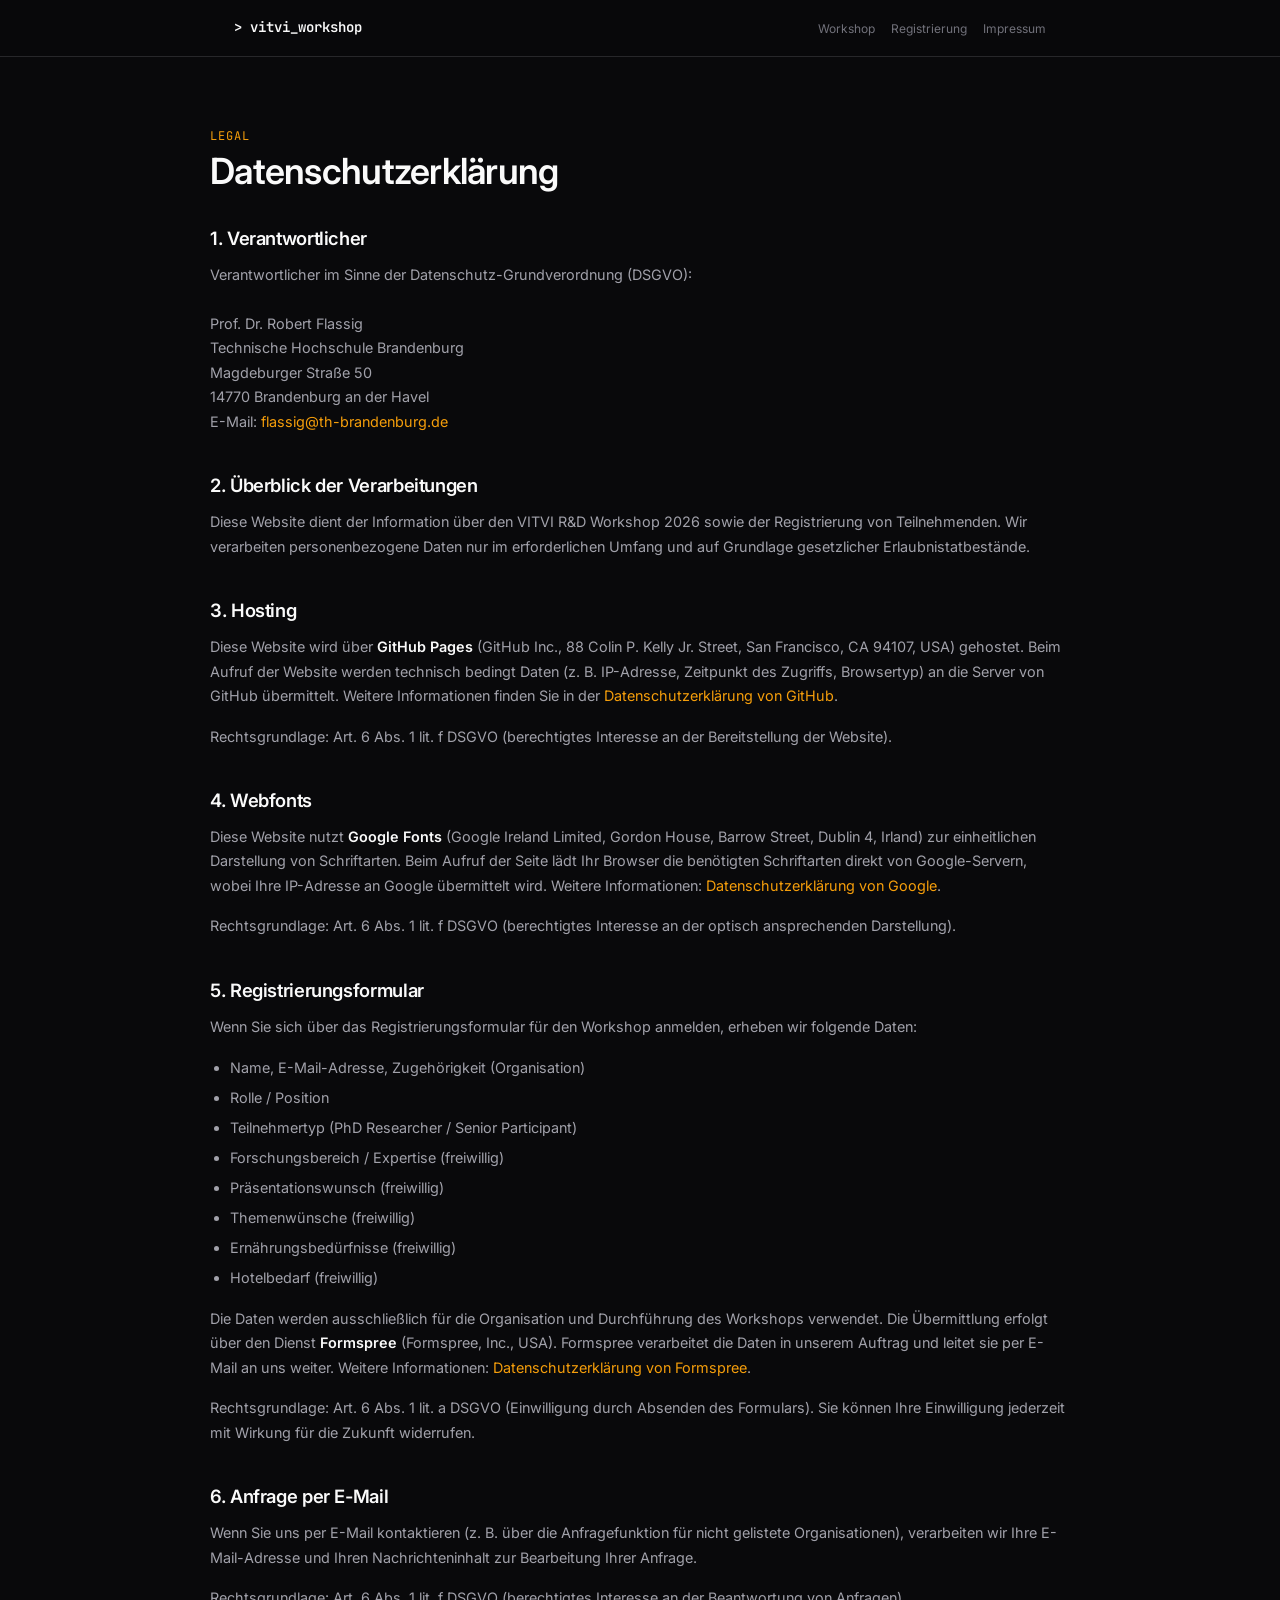
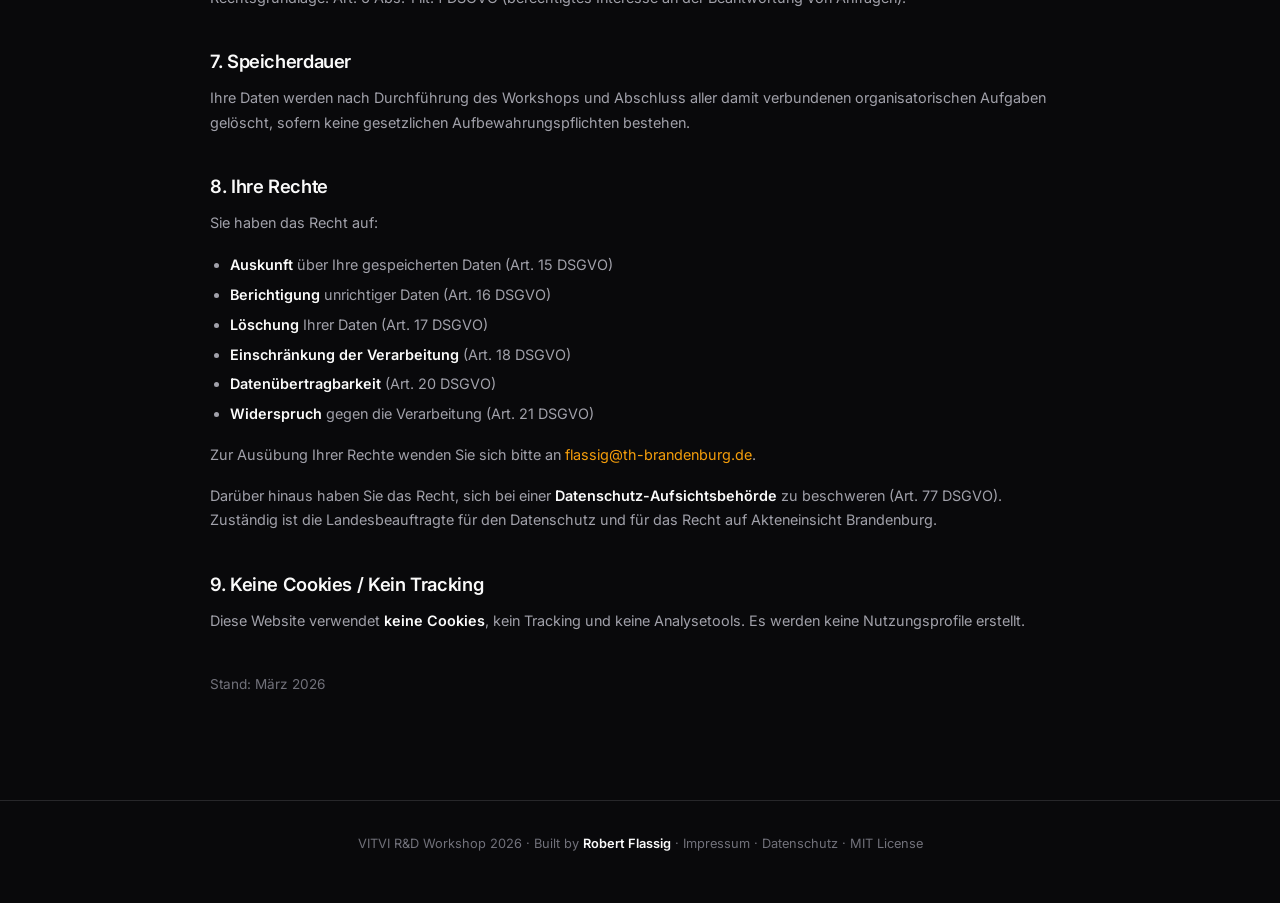
<file: website/datenschutz.html>
<!DOCTYPE html>
<html lang="de">
<head>
  <meta charset="UTF-8">
  <meta name="viewport" content="width=device-width, initial-scale=1.0">
  <title>Datenschutz — VITVI R&D Workshop 2026</title>
  <meta name="author" content="Robert Flassig">
  <link rel="preconnect" href="https://fonts.googleapis.com">
  <link rel="preconnect" href="https://fonts.gstatic.com" crossorigin>
  <link href="https://fonts.googleapis.com/css2?family=Inter:wght@400;500;600;700&family=JetBrains+Mono:wght@400;500&display=swap" rel="stylesheet">
  <link rel="stylesheet" href="css/style.css">
</head>
<body>

<nav>
  <div class="container">
    <a href="index.html" class="logo"><span>&gt;</span> vitvi_workshop</a>
    <button class="menu-toggle" aria-label="Menu" onclick="document.querySelector('.nav-links').classList.toggle('open')">&#9776;</button>
    <ul class="nav-links">
      <li><a href="index.html">Workshop</a></li>
      <li><a href="register.html">Registrierung</a></li>
      <li><a href="impressum.html">Impressum</a></li>
    </ul>
  </div>
</nav>

<main class="container legal-page">
  <span class="label">Legal</span>
  <h1>Datenschutzerkl&auml;rung</h1>

  <div class="legal-section">
    <h2>1. Verantwortlicher</h2>
    <p>
      Verantwortlicher im Sinne der Datenschutz-Grundverordnung (DSGVO):<br><br>
      Prof. Dr. Robert Flassig<br>
      Technische Hochschule Brandenburg<br>
      Magdeburger Stra&szlig;e 50<br>
      14770 Brandenburg an der Havel<br>
      E-Mail: <span class="obf" data-u="flassig" data-d="th-brandenburg.de"></span>
    </p>
  </div>

  <div class="legal-section">
    <h2>2. &Uuml;berblick der Verarbeitungen</h2>
    <p>
      Diese Website dient der Information &uuml;ber den VITVI R&D Workshop 2026 sowie der Registrierung von Teilnehmenden. Wir verarbeiten personenbezogene Daten nur im erforderlichen Umfang und auf Grundlage gesetzlicher Erlaubnistatbest&auml;nde.
    </p>
  </div>

  <div class="legal-section">
    <h2>3. Hosting</h2>
    <p>
      Diese Website wird &uuml;ber <strong>GitHub Pages</strong> (GitHub Inc., 88 Colin P. Kelly Jr. Street, San Francisco, CA 94107, USA) gehostet. Beim Aufruf der Website werden technisch bedingt Daten (z.&nbsp;B. IP-Adresse, Zeitpunkt des Zugriffs, Browsertyp) an die Server von GitHub &uuml;bermittelt. Weitere Informationen finden Sie in der <a href="https://docs.github.com/en/site-policy/privacy-policies/github-general-privacy-statement" target="_blank" rel="noopener">Datenschutzerkl&auml;rung von GitHub</a>.
    </p>
    <p>
      Rechtsgrundlage: Art. 6 Abs. 1 lit. f DSGVO (berechtigtes Interesse an der Bereitstellung der Website).
    </p>
  </div>

  <div class="legal-section">
    <h2>4. Webfonts</h2>
    <p>
      Diese Website nutzt <strong>Google Fonts</strong> (Google Ireland Limited, Gordon House, Barrow Street, Dublin 4, Irland) zur einheitlichen Darstellung von Schriftarten. Beim Aufruf der Seite l&auml;dt Ihr Browser die ben&ouml;tigten Schriftarten direkt von Google-Servern, wobei Ihre IP-Adresse an Google &uuml;bermittelt wird. Weitere Informationen: <a href="https://policies.google.com/privacy" target="_blank" rel="noopener">Datenschutzerkl&auml;rung von Google</a>.
    </p>
    <p>
      Rechtsgrundlage: Art. 6 Abs. 1 lit. f DSGVO (berechtigtes Interesse an der optisch ansprechenden Darstellung).
    </p>
  </div>

  <div class="legal-section">
    <h2>5. Registrierungsformular</h2>
    <p>
      Wenn Sie sich &uuml;ber das Registrierungsformular f&uuml;r den Workshop anmelden, erheben wir folgende Daten:
    </p>
    <ul>
      <li>Name, E-Mail-Adresse, Zugeh&ouml;rigkeit (Organisation)</li>
      <li>Rolle / Position</li>
      <li>Teilnehmertyp (PhD Researcher / Senior Participant)</li>
      <li>Forschungsbereich / Expertise (freiwillig)</li>
      <li>Pr&auml;sentationswunsch (freiwillig)</li>
      <li>Themenw&uuml;nsche (freiwillig)</li>
      <li>Ern&auml;hrungsbed&uuml;rfnisse (freiwillig)</li>
      <li>Hotelbedarf (freiwillig)</li>
    </ul>
    <p>
      Die Daten werden ausschlie&szlig;lich f&uuml;r die Organisation und Durchf&uuml;hrung des Workshops verwendet. Die &Uuml;bermittlung erfolgt &uuml;ber den Dienst <strong>Formspree</strong> (Formspree, Inc., USA). Formspree verarbeitet die Daten in unserem Auftrag und leitet sie per E-Mail an uns weiter. Weitere Informationen: <a href="https://formspree.io/legal/privacy-policy/" target="_blank" rel="noopener">Datenschutzerkl&auml;rung von Formspree</a>.
    </p>
    <p>
      Rechtsgrundlage: Art. 6 Abs. 1 lit. a DSGVO (Einwilligung durch Absenden des Formulars). Sie k&ouml;nnen Ihre Einwilligung jederzeit mit Wirkung f&uuml;r die Zukunft widerrufen.
    </p>
  </div>

  <div class="legal-section">
    <h2>6. Anfrage per E-Mail</h2>
    <p>
      Wenn Sie uns per E-Mail kontaktieren (z.&nbsp;B. &uuml;ber die Anfragefunktion f&uuml;r nicht gelistete Organisationen), verarbeiten wir Ihre E-Mail-Adresse und Ihren Nachrichteninhalt zur Bearbeitung Ihrer Anfrage.
    </p>
    <p>
      Rechtsgrundlage: Art. 6 Abs. 1 lit. f DSGVO (berechtigtes Interesse an der Beantwortung von Anfragen).
    </p>
  </div>

  <div class="legal-section">
    <h2>7. Speicherdauer</h2>
    <p>
      Ihre Daten werden nach Durchf&uuml;hrung des Workshops und Abschluss aller damit verbundenen organisatorischen Aufgaben gel&ouml;scht, sofern keine gesetzlichen Aufbewahrungspflichten bestehen.
    </p>
  </div>

  <div class="legal-section">
    <h2>8. Ihre Rechte</h2>
    <p>Sie haben das Recht auf:</p>
    <ul>
      <li><strong>Auskunft</strong> &uuml;ber Ihre gespeicherten Daten (Art. 15 DSGVO)</li>
      <li><strong>Berichtigung</strong> unrichtiger Daten (Art. 16 DSGVO)</li>
      <li><strong>L&ouml;schung</strong> Ihrer Daten (Art. 17 DSGVO)</li>
      <li><strong>Einschr&auml;nkung der Verarbeitung</strong> (Art. 18 DSGVO)</li>
      <li><strong>Daten&uuml;bertragbarkeit</strong> (Art. 20 DSGVO)</li>
      <li><strong>Widerspruch</strong> gegen die Verarbeitung (Art. 21 DSGVO)</li>
    </ul>
    <p>
      Zur Aus&uuml;bung Ihrer Rechte wenden Sie sich bitte an <span class="obf" data-u="flassig" data-d="th-brandenburg.de"></span>.
    </p>
    <p>
      Dar&uuml;ber hinaus haben Sie das Recht, sich bei einer <strong>Datenschutz-Aufsichtsbeh&ouml;rde</strong> zu beschweren (Art. 77 DSGVO). Zust&auml;ndig ist die Landesbeauftragte f&uuml;r den Datenschutz und f&uuml;r das Recht auf Akteneinsicht Brandenburg.
    </p>
  </div>

  <div class="legal-section">
    <h2>9. Keine Cookies / Kein Tracking</h2>
    <p>
      Diese Website verwendet <strong>keine Cookies</strong>, kein Tracking und keine Analysetools. Es werden keine Nutzungsprofile erstellt.
    </p>
  </div>

  <div class="legal-section">
    <p style="color:var(--text-3);font-size:0.85rem;">Stand: M&auml;rz 2026</p>
  </div>
</main>

<footer>
  <div class="container">
    <p>
      VITVI R&D Workshop 2026 &middot;
      Built by <strong>Robert Flassig</strong> &middot;
      <a href="impressum.html">Impressum</a> &middot;
      <a href="datenschutz.html">Datenschutz</a> &middot;
      <a href="https://github.com/batmanvane/VITVI_RD_Workshop/blob/main/LICENSE" target="_blank" rel="noopener">MIT License</a>
    </p>
  </div>
</footer>

<script>
document.querySelectorAll('.obf').forEach(function(el){
  var u=el.dataset.u,d=el.dataset.d,e=u+'@'+d;
  el.innerHTML='<a href="mai'+'lto:'+e+'">'+e+'</a>';
});
</script>
</body>
</html>
</file>
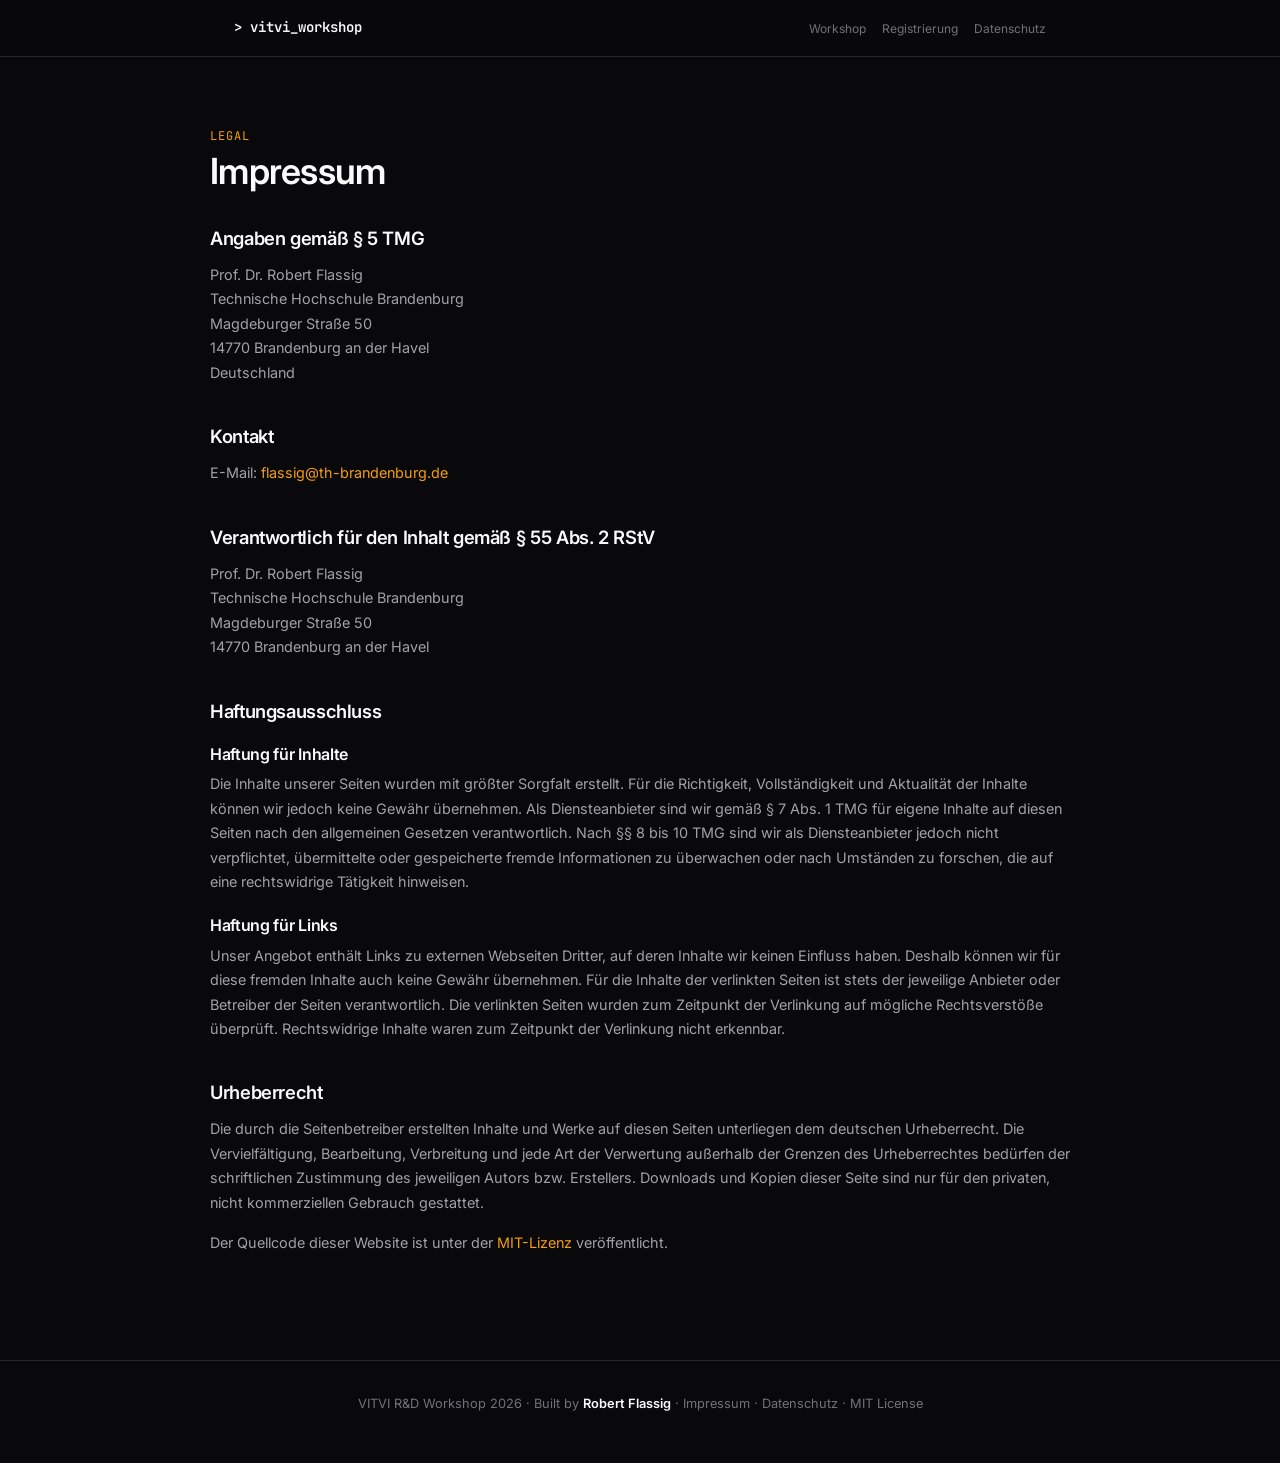
<file: website/impressum.html>
<!DOCTYPE html>
<html lang="de">
<head>
  <meta charset="UTF-8">
  <meta name="viewport" content="width=device-width, initial-scale=1.0">
  <title>Impressum — VITVI R&D Workshop 2026</title>
  <meta name="author" content="Robert Flassig">
  <link rel="preconnect" href="https://fonts.googleapis.com">
  <link rel="preconnect" href="https://fonts.gstatic.com" crossorigin>
  <link href="https://fonts.googleapis.com/css2?family=Inter:wght@400;500;600;700&family=JetBrains+Mono:wght@400;500&display=swap" rel="stylesheet">
  <link rel="stylesheet" href="css/style.css">
</head>
<body>

<nav>
  <div class="container">
    <a href="index.html" class="logo"><span>&gt;</span> vitvi_workshop</a>
    <button class="menu-toggle" aria-label="Menu" onclick="document.querySelector('.nav-links').classList.toggle('open')">&#9776;</button>
    <ul class="nav-links">
      <li><a href="index.html">Workshop</a></li>
      <li><a href="register.html">Registrierung</a></li>
      <li><a href="datenschutz.html">Datenschutz</a></li>
    </ul>
  </div>
</nav>

<main class="container legal-page">
  <span class="label">Legal</span>
  <h1>Impressum</h1>

  <div class="legal-section">
    <h2>Angaben gem&auml;&szlig; &sect; 5 TMG</h2>
    <p>
      Prof. Dr. Robert Flassig<br>
      Technische Hochschule Brandenburg<br>
      Magdeburger Stra&szlig;e 50<br>
      14770 Brandenburg an der Havel<br>
      Deutschland
    </p>
  </div>

  <div class="legal-section">
    <h2>Kontakt</h2>
    <p>
      E-Mail: <span class="obf" data-u="flassig" data-d="th-brandenburg.de"></span>
    </p>
  </div>

  <div class="legal-section">
    <h2>Verantwortlich f&uuml;r den Inhalt gem&auml;&szlig; &sect; 55 Abs. 2 RStV</h2>
    <p>
      Prof. Dr. Robert Flassig<br>
      Technische Hochschule Brandenburg<br>
      Magdeburger Stra&szlig;e 50<br>
      14770 Brandenburg an der Havel
    </p>
  </div>

  <div class="legal-section">
    <h2>Haftungsausschluss</h2>

    <h3>Haftung f&uuml;r Inhalte</h3>
    <p>
      Die Inhalte unserer Seiten wurden mit gr&ouml;&szlig;ter Sorgfalt erstellt. F&uuml;r die Richtigkeit, Vollst&auml;ndigkeit und Aktualit&auml;t der Inhalte k&ouml;nnen wir jedoch keine Gew&auml;hr &uuml;bernehmen. Als Diensteanbieter sind wir gem&auml;&szlig; &sect; 7 Abs. 1 TMG f&uuml;r eigene Inhalte auf diesen Seiten nach den allgemeinen Gesetzen verantwortlich. Nach &sect;&sect; 8 bis 10 TMG sind wir als Diensteanbieter jedoch nicht verpflichtet, &uuml;bermittelte oder gespeicherte fremde Informationen zu &uuml;berwachen oder nach Umst&auml;nden zu forschen, die auf eine rechtswidrige T&auml;tigkeit hinweisen.
    </p>

    <h3>Haftung f&uuml;r Links</h3>
    <p>
      Unser Angebot enth&auml;lt Links zu externen Webseiten Dritter, auf deren Inhalte wir keinen Einfluss haben. Deshalb k&ouml;nnen wir f&uuml;r diese fremden Inhalte auch keine Gew&auml;hr &uuml;bernehmen. F&uuml;r die Inhalte der verlinkten Seiten ist stets der jeweilige Anbieter oder Betreiber der Seiten verantwortlich. Die verlinkten Seiten wurden zum Zeitpunkt der Verlinkung auf m&ouml;gliche Rechtsverst&ouml;&szlig;e &uuml;berpr&uuml;ft. Rechtswidrige Inhalte waren zum Zeitpunkt der Verlinkung nicht erkennbar.
    </p>
  </div>

  <div class="legal-section">
    <h2>Urheberrecht</h2>
    <p>
      Die durch die Seitenbetreiber erstellten Inhalte und Werke auf diesen Seiten unterliegen dem deutschen Urheberrecht. Die Vervielf&auml;ltigung, Bearbeitung, Verbreitung und jede Art der Verwertung au&szlig;erhalb der Grenzen des Urheberrechtes bed&uuml;rfen der schriftlichen Zustimmung des jeweiligen Autors bzw. Erstellers. Downloads und Kopien dieser Seite sind nur f&uuml;r den privaten, nicht kommerziellen Gebrauch gestattet.
    </p>
    <p>
      Der Quellcode dieser Website ist unter der <a href="https://github.com/batmanvane/VITVI_RD_Workshop/blob/main/LICENSE" target="_blank" rel="noopener">MIT-Lizenz</a> ver&ouml;ffentlicht.
    </p>
  </div>
</main>

<footer>
  <div class="container">
    <p>
      VITVI R&D Workshop 2026 &middot;
      Built by <strong>Robert Flassig</strong> &middot;
      <a href="impressum.html">Impressum</a> &middot;
      <a href="datenschutz.html">Datenschutz</a> &middot;
      <a href="https://github.com/batmanvane/VITVI_RD_Workshop/blob/main/LICENSE" target="_blank" rel="noopener">MIT License</a>
    </p>
  </div>
</footer>

<script>
document.querySelectorAll('.obf').forEach(function(el){
  var u=el.dataset.u,d=el.dataset.d,e=u+'@'+d;
  el.innerHTML='<a href="mai'+'lto:'+e+'">'+e+'</a>';
});
</script>
</body>
</html>
</file>
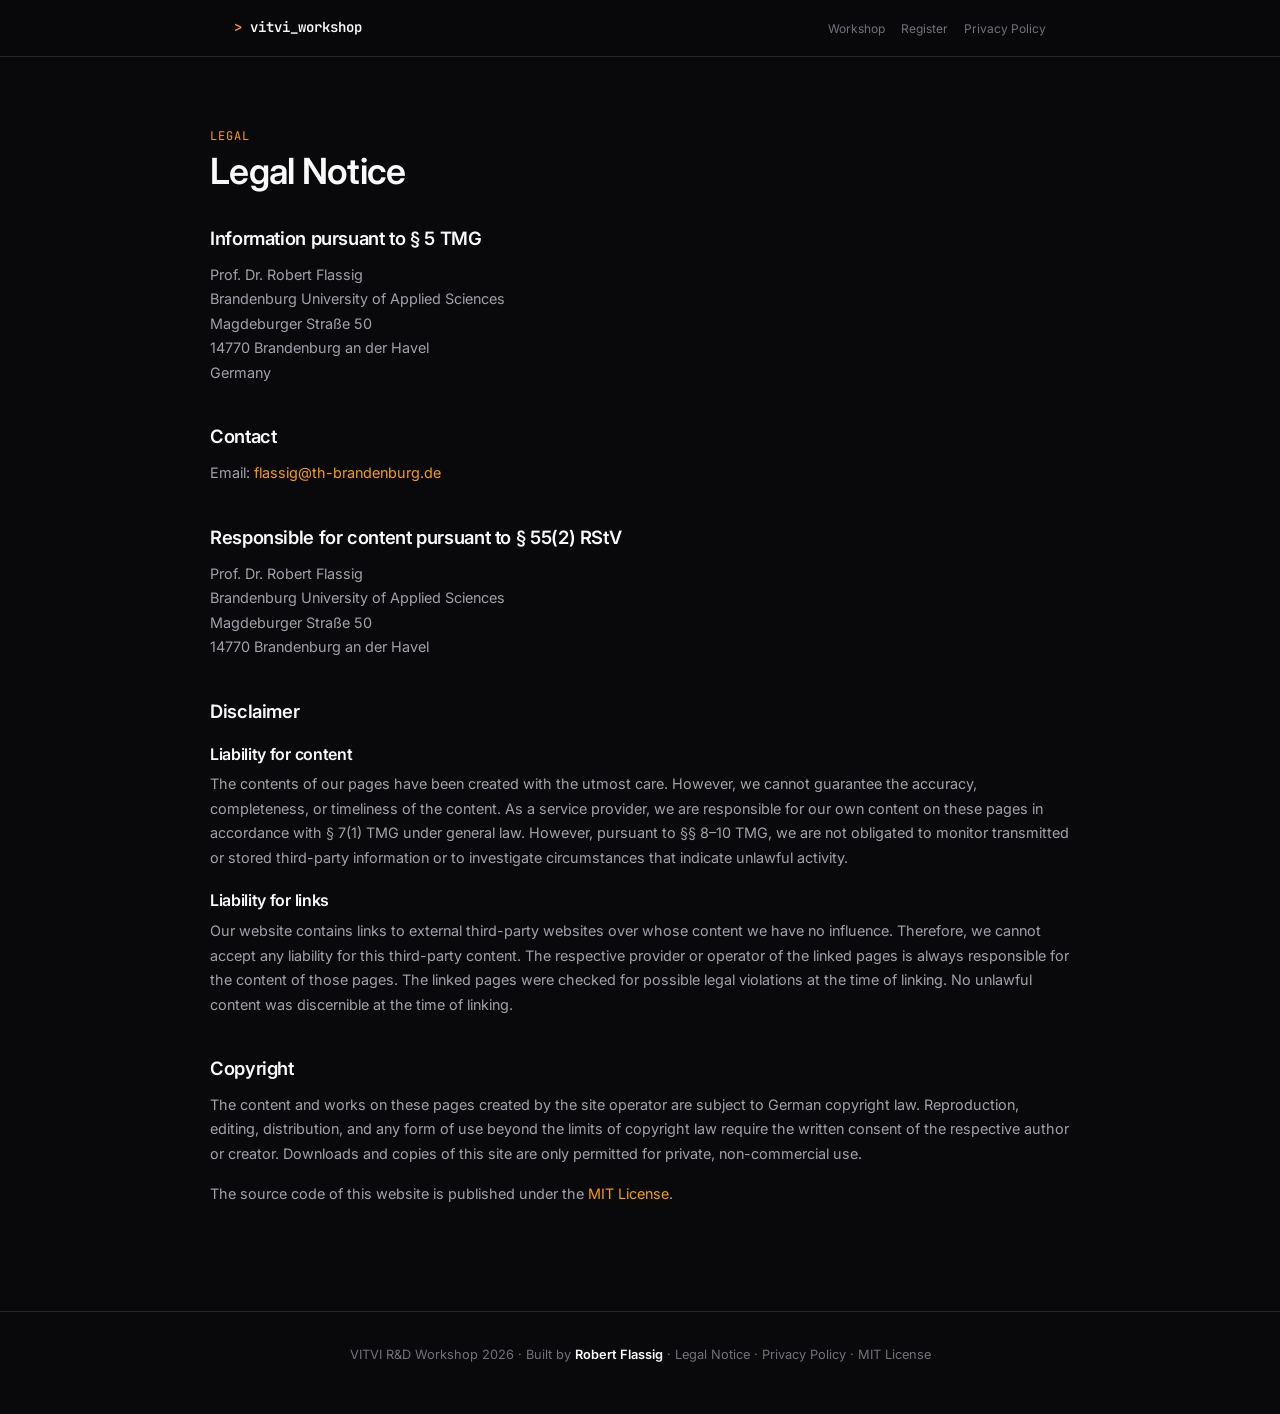
<file: website/legal.html>
<!DOCTYPE html>
<html lang="en">
<head>
  <meta charset="UTF-8">
  <meta name="viewport" content="width=device-width, initial-scale=1.0">
  <title>Legal Notice — VITVI R&D Workshop 2026</title>
  <meta name="author" content="Robert Flassig">
  <link rel="preconnect" href="https://fonts.googleapis.com">
  <link rel="preconnect" href="https://fonts.gstatic.com" crossorigin>
  <link href="https://fonts.googleapis.com/css2?family=Inter:wght@400;500;600;700&family=JetBrains+Mono:wght@400;500&display=swap" rel="stylesheet">
  <link rel="stylesheet" href="css/style.css">
</head>
<body>

<nav>
  <div class="container">
    <a href="index.html" class="logo"><span class="prompt">&gt;</span> <span class="logo-text">vitvi_workshop</span><span class="cursor cursor--hidden"></span></a>
    <button class="menu-toggle" aria-label="Menu" onclick="document.querySelector('.nav-links').classList.toggle('open')">&#9776;</button>
    <ul class="nav-links">
      <li><a href="index.html">Workshop</a></li>
      <li><a href="register.html">Register</a></li>
      <li><a href="privacy.html">Privacy Policy</a></li>
    </ul>
  </div>
</nav>

<main class="container legal-page">
  <span class="label">Legal</span>
  <h1>Legal Notice</h1>

  <div class="legal-section">
    <h2>Information pursuant to &sect; 5 TMG</h2>
    <p>
      Prof. Dr. Robert Flassig<br>
      Brandenburg University of Applied Sciences<br>
      Magdeburger Stra&szlig;e 50<br>
      14770 Brandenburg an der Havel<br>
      Germany
    </p>
  </div>

  <div class="legal-section">
    <h2>Contact</h2>
    <p>
      Email: <span class="obf" data-u="flassig" data-d="th-brandenburg.de"></span>
    </p>
  </div>

  <div class="legal-section">
    <h2>Responsible for content pursuant to &sect; 55(2) RStV</h2>
    <p>
      Prof. Dr. Robert Flassig<br>
      Brandenburg University of Applied Sciences<br>
      Magdeburger Stra&szlig;e 50<br>
      14770 Brandenburg an der Havel
    </p>
  </div>

  <div class="legal-section">
    <h2>Disclaimer</h2>

    <h3>Liability for content</h3>
    <p>
      The contents of our pages have been created with the utmost care. However, we cannot guarantee the accuracy, completeness, or timeliness of the content. As a service provider, we are responsible for our own content on these pages in accordance with &sect; 7(1) TMG under general law. However, pursuant to &sect;&sect; 8&ndash;10 TMG, we are not obligated to monitor transmitted or stored third-party information or to investigate circumstances that indicate unlawful activity.
    </p>

    <h3>Liability for links</h3>
    <p>
      Our website contains links to external third-party websites over whose content we have no influence. Therefore, we cannot accept any liability for this third-party content. The respective provider or operator of the linked pages is always responsible for the content of those pages. The linked pages were checked for possible legal violations at the time of linking. No unlawful content was discernible at the time of linking.
    </p>
  </div>

  <div class="legal-section">
    <h2>Copyright</h2>
    <p>
      The content and works on these pages created by the site operator are subject to German copyright law. Reproduction, editing, distribution, and any form of use beyond the limits of copyright law require the written consent of the respective author or creator. Downloads and copies of this site are only permitted for private, non-commercial use.
    </p>
    <p>
      The source code of this website is published under the <a href="https://github.com/batmanvane/VITVI_RD_Workshop/blob/main/LICENSE" target="_blank" rel="noopener">MIT License</a>.
    </p>
  </div>
</main>

<footer>
  <div class="container">
    <p>
      VITVI R&D Workshop 2026 &middot;
      Built by <strong>Robert Flassig</strong> &middot;
      <a href="legal.html">Legal Notice</a> &middot;
      <a href="privacy.html">Privacy Policy</a> &middot;
      <a href="https://github.com/batmanvane/VITVI_RD_Workshop/blob/main/LICENSE" target="_blank" rel="noopener">MIT License</a>
    </p>
  </div>
</footer>

<script>
document.querySelectorAll('.obf').forEach(function(el){
  var u=el.dataset.u,d=el.dataset.d,e=u+'@'+d;
  el.innerHTML='<a href="mai'+'lto:'+e+'">'+e+'</a>';
});
</script>
</body>
</html>
</file>
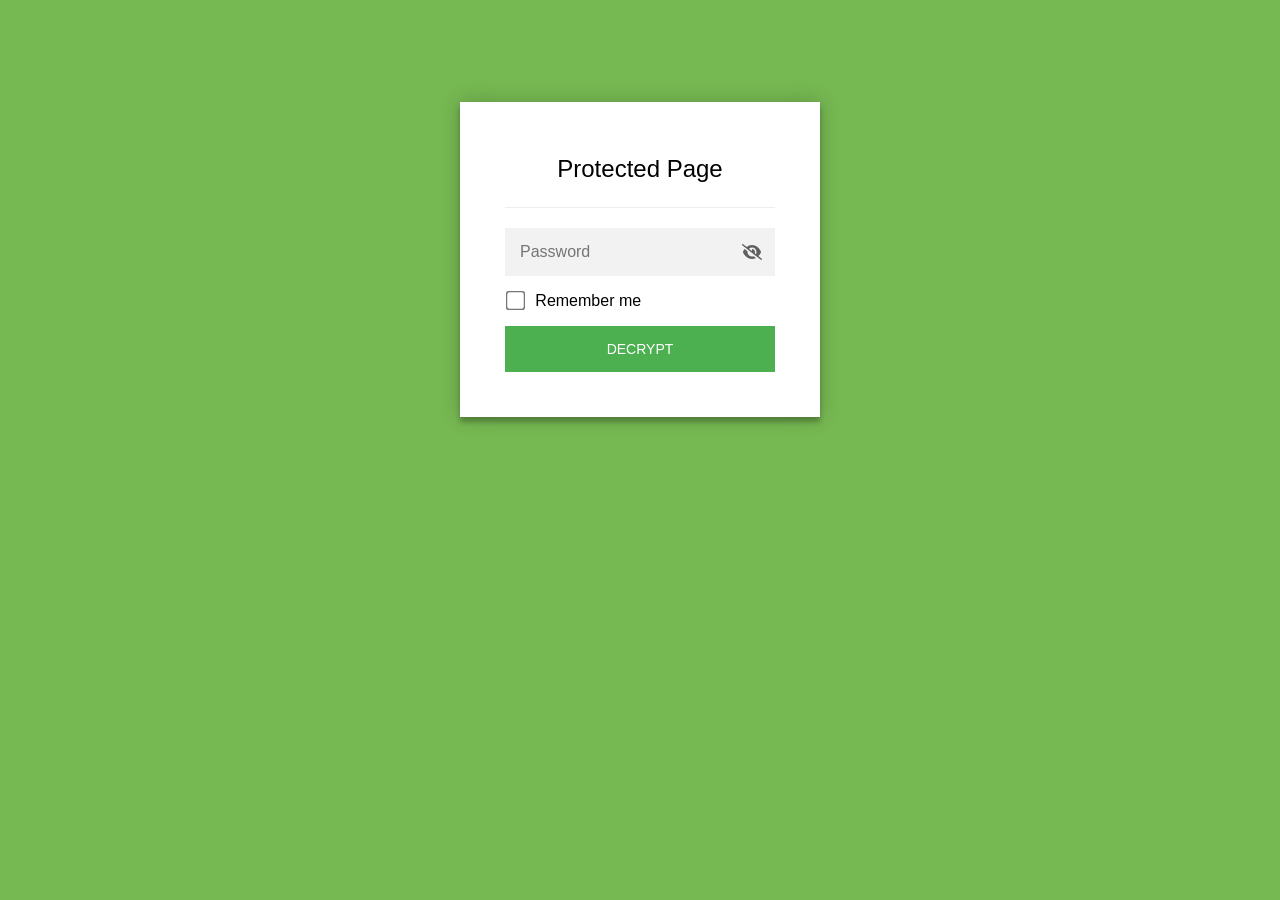
<file: website/participants.html>
<!DOCTYPE html>
<html class="staticrypt-html">
    <head>
        <meta charset="utf-8" />
        <title>Protected Page</title>
        <meta name="viewport" content="width=device-width, initial-scale=1" />

        <!-- do not cache this page -->
        <meta http-equiv="cache-control" content="max-age=0" />
        <meta http-equiv="cache-control" content="no-cache" />
        <meta http-equiv="expires" content="0" />
        <meta http-equiv="expires" content="Tue, 01 Jan 1980 1:00:00 GMT" />
        <meta http-equiv="pragma" content="no-cache" />

        <style>
            .staticrypt-hr {
                margin-top: 20px;
                margin-bottom: 20px;
                border: 0;
                border-top: 1px solid #eee;
            }

            .staticrypt-page {
                width: 360px;
                padding: 8% 0 0;
                margin: auto;
                box-sizing: border-box;
            }

            .staticrypt-form {
                position: relative;
                z-index: 1;
                background: #ffffff;
                max-width: 360px;
                margin: 0 auto 100px;
                padding: 45px;
                text-align: center;
                box-shadow: 0 0 20px 0 rgba(0, 0, 0, 0.2), 0 5px 5px 0 rgba(0, 0, 0, 0.24);
            }

            .staticrypt-form input[type="password"],
            input[type="text"] {
                background: inherit;
                border: 0;
                box-sizing: border-box; /* This ensures padding is included in the total width */
                font-size: 14px;
                outline: 0;
                padding: 15px 30px 15px 15px; /* Adjust the padding to ensure there is space for the icon */
                width: 100%;
            }

            .staticrypt-password-container {
                position: relative;
                outline: 0;
                background: #f2f2f2;
                width: 100%;
                border: 0;
                margin: 0 0 15px;
                box-sizing: border-box;
            }

            .staticrypt-toggle-password-visibility {
                cursor: pointer;
                height: 20px;
                opacity: 60%;
                padding: 13px;
                position: absolute;
                right: 0;
                top: 50%;
                transform: translateY(-50%);
                width: 20px;
            }

            .staticrypt-form .staticrypt-decrypt-button {
                text-transform: uppercase;
                outline: 0;
                background: #4CAF50;
                width: 100%;
                border: 0;
                padding: 15px;
                color: #ffffff;
                font-size: 14px;
                cursor: pointer;
            }

            .staticrypt-form .staticrypt-decrypt-button:hover,
            .staticrypt-form .staticrypt-decrypt-button:active,
            .staticrypt-form .staticrypt-decrypt-button:focus {
                background: #4CAF50;
                filter: brightness(92%);
            }

            .staticrypt-html {
                height: 100%;
            }

            .staticrypt-body {
                height: 100%;
                margin: 0;
            }

            .staticrypt-content {
                height: 100%;
                margin-bottom: 1em;
                background: #76B852;
                font-family: "Arial", sans-serif;
                -webkit-font-smoothing: antialiased;
                -moz-osx-font-smoothing: grayscale;
            }

            .staticrypt-instructions {
                margin-top: -1em;
                margin-bottom: 1em;
            }

            .staticrypt-title {
                font-size: 1.5em;
            }

            label.staticrypt-remember {
                display: flex;
                align-items: center;
                margin-bottom: 1em;
            }

            .staticrypt-remember input[type="checkbox"] {
                transform: scale(1.5);
                margin-right: 1em;
            }

            .hidden {
                display: none !important;
            }

            .staticrypt-spinner-container {
                height: 100%;
                display: flex;
                align-items: center;
                justify-content: center;
            }

            .staticrypt-spinner {
                display: inline-block;
                width: 2rem;
                height: 2rem;
                vertical-align: text-bottom;
                border: 0.25em solid gray;
                border-right-color: transparent;
                border-radius: 50%;
                -webkit-animation: spinner-border 0.75s linear infinite;
                animation: spinner-border 0.75s linear infinite;
                animation-duration: 0.75s;
                animation-timing-function: linear;
                animation-delay: 0s;
                animation-iteration-count: infinite;
                animation-direction: normal;
                animation-fill-mode: none;
                animation-play-state: running;
                animation-name: spinner-border;
            }

            @keyframes spinner-border {
                100% {
                    transform: rotate(360deg);
                }
            }

            @media screen and (-webkit-min-device-pixel-ratio: 0) {
                .staticrypt-form input[type="password"],
                input[type="text"] {
                    font-size: 16px;
                }
            }
        </style>
    </head>

    <body class="staticrypt-body">
        <div id="staticrypt_loading" class="staticrypt-spinner-container">
            <div class="staticrypt-spinner"></div>
        </div>

        <div id="staticrypt_content" class="staticrypt-content hidden">
            <div class="staticrypt-page">
                <div class="staticrypt-form">
                    <div class="staticrypt-instructions">
                        <p class="staticrypt-title">Protected Page</p>
                        <p></p>
                    </div>

                    <hr class="staticrypt-hr" />

                    <form id="staticrypt-form" action="#" method="post">
                        <div class="staticrypt-password-container">
                            <input
                                id="staticrypt-password"
                                type="password"
                                name="password"
                                placeholder="Password"
                                autofocus
                            />

                            <img
                                class="staticrypt-toggle-password-visibility"
                                alt="Show password"
                                title="Show password"
                                src="[data-uri]"
                            />
                        </div>

                        <label id="staticrypt-remember-label" class="staticrypt-remember hidden">
                            <input id="staticrypt-remember" type="checkbox" name="remember" />
                            Remember me
                        </label>

                        <input type="submit" class="staticrypt-decrypt-button" value="DECRYPT" />
                    </form>
                </div>
            </div>
        </div>

        <script>
            // these variables will be filled when generating the file - the template format is 'variable_name'
            const staticryptInitiator = ((function(){
  const exports = {};
  const cryptoEngine = ((function(){
  const exports = {};
  const { subtle } = crypto;

const IV_BITS = 16 * 8;
const HEX_BITS = 4;
const ENCRYPTION_ALGO = "AES-CBC";

/**
 * Translates between utf8 encoded hexadecimal strings
 * and Uint8Array bytes.
 */
const HexEncoder = {
    /**
     * hex string -> bytes
     * @param {string} hexString
     * @returns {Uint8Array}
     */
    parse: function (hexString) {
        if (hexString.length % 2 !== 0) throw "Invalid hexString";
        const arrayBuffer = new Uint8Array(hexString.length / 2);

        for (let i = 0; i < hexString.length; i += 2) {
            const byteValue = parseInt(hexString.substring(i, i + 2), 16);
            if (isNaN(byteValue)) {
                throw "Invalid hexString";
            }
            arrayBuffer[i / 2] = byteValue;
        }
        return arrayBuffer;
    },

    /**
     * bytes -> hex string
     * @param {Uint8Array} bytes
     * @returns {string}
     */
    stringify: function (bytes) {
        const hexBytes = [];

        for (let i = 0; i < bytes.length; ++i) {
            let byteString = bytes[i].toString(16);
            if (byteString.length < 2) {
                byteString = "0" + byteString;
            }
            hexBytes.push(byteString);
        }
        return hexBytes.join("");
    },
};

/**
 * Translates between utf8 strings and Uint8Array bytes.
 */
const UTF8Encoder = {
    parse: function (str) {
        return new TextEncoder().encode(str);
    },

    stringify: function (bytes) {
        return new TextDecoder().decode(bytes);
    },
};

/**
 * Salt and encrypt a msg with a password.
 */
async function encrypt(msg, hashedPassword) {
    // Must be 16 bytes, unpredictable, and preferably cryptographically random. However, it need not be secret.
    // https://developer.mozilla.org/en-US/docs/Web/API/SubtleCrypto/encrypt#parameters
    const iv = crypto.getRandomValues(new Uint8Array(IV_BITS / 8));

    const key = await subtle.importKey("raw", HexEncoder.parse(hashedPassword), ENCRYPTION_ALGO, false, ["encrypt"]);

    const encrypted = await subtle.encrypt(
        {
            name: ENCRYPTION_ALGO,
            iv: iv,
        },
        key,
        UTF8Encoder.parse(msg)
    );

    // iv will be 32 hex characters, we prepend it to the ciphertext for use in decryption
    return HexEncoder.stringify(iv) + HexEncoder.stringify(new Uint8Array(encrypted));
}
exports.encrypt = encrypt;

/**
 * Decrypt a salted msg using a password.
 *
 * @param {string} encryptedMsg
 * @param {string} hashedPassword
 * @returns {Promise<string>}
 */
async function decrypt(encryptedMsg, hashedPassword) {
    const ivLength = IV_BITS / HEX_BITS;
    const iv = HexEncoder.parse(encryptedMsg.substring(0, ivLength));
    const encrypted = encryptedMsg.substring(ivLength);

    const key = await subtle.importKey("raw", HexEncoder.parse(hashedPassword), ENCRYPTION_ALGO, false, ["decrypt"]);

    const outBuffer = await subtle.decrypt(
        {
            name: ENCRYPTION_ALGO,
            iv: iv,
        },
        key,
        HexEncoder.parse(encrypted)
    );

    return UTF8Encoder.stringify(new Uint8Array(outBuffer));
}
exports.decrypt = decrypt;

/**
 * Salt and hash the password so it can be stored in localStorage without opening a password reuse vulnerability.
 *
 * @param {string} password
 * @param {string} salt
 * @returns {Promise<string>}
 */
async function hashPassword(password, salt) {
    // we hash the password in multiple steps, each adding more iterations. This is because we used to allow less
    // iterations, so for backward compatibility reasons, we need to support going from that to more iterations.
    let hashedPassword = await hashLegacyRound(password, salt);

    hashedPassword = await hashSecondRound(hashedPassword, salt);

    return hashThirdRound(hashedPassword, salt);
}
exports.hashPassword = hashPassword;

/**
 * This hashes the password with 1k iterations. This is a low number, we need this function to support backwards
 * compatibility.
 *
 * @param {string} password
 * @param {string} salt
 * @returns {Promise<string>}
 */
function hashLegacyRound(password, salt) {
    return pbkdf2(password, salt, 1000, "SHA-1");
}
exports.hashLegacyRound = hashLegacyRound;

/**
 * Add a second round of iterations. This is because we used to use 1k, so for backwards compatibility with
 * remember-me/autodecrypt links, we need to support going from that to more iterations.
 *
 * @param hashedPassword
 * @param salt
 * @returns {Promise<string>}
 */
function hashSecondRound(hashedPassword, salt) {
    return pbkdf2(hashedPassword, salt, 14000, "SHA-256");
}
exports.hashSecondRound = hashSecondRound;

/**
 * Add a third round of iterations to bring total number to 600k. This is because we used to use 1k, then 15k, so for
 * backwards compatibility with remember-me/autodecrypt links, we need to support going from that to more iterations.
 *
 * @param hashedPassword
 * @param salt
 * @returns {Promise<string>}
 */
function hashThirdRound(hashedPassword, salt) {
    return pbkdf2(hashedPassword, salt, 585000, "SHA-256");
}
exports.hashThirdRound = hashThirdRound;

/**
 * Salt and hash the password so it can be stored in localStorage without opening a password reuse vulnerability.
 *
 * @param {string} password
 * @param {string} salt
 * @param {int} iterations
 * @param {string} hashAlgorithm
 * @returns {Promise<string>}
 */
async function pbkdf2(password, salt, iterations, hashAlgorithm) {
    const key = await subtle.importKey("raw", UTF8Encoder.parse(password), "PBKDF2", false, ["deriveBits"]);

    const keyBytes = await subtle.deriveBits(
        {
            name: "PBKDF2",
            hash: hashAlgorithm,
            iterations,
            salt: UTF8Encoder.parse(salt),
        },
        key,
        256
    );

    return HexEncoder.stringify(new Uint8Array(keyBytes));
}

function generateRandomSalt() {
    const bytes = crypto.getRandomValues(new Uint8Array(128 / 8));

    return HexEncoder.stringify(new Uint8Array(bytes));
}
exports.generateRandomSalt = generateRandomSalt;

async function signMessage(hashedPassword, message) {
    const key = await subtle.importKey(
        "raw",
        HexEncoder.parse(hashedPassword),
        {
            name: "HMAC",
            hash: "SHA-256",
        },
        false,
        ["sign"]
    );
    const signature = await subtle.sign("HMAC", key, UTF8Encoder.parse(message));

    return HexEncoder.stringify(new Uint8Array(signature));
}
exports.signMessage = signMessage;

function getRandomAlphanum() {
    const possibleCharacters = "abcdefghijklmnopqrstuvwxyzABCDEFGHIJKLMNOPQRSTUVWXYZ0123456789";

    let byteArray;
    let parsedInt;

    // Keep generating new random bytes until we get a value that falls
    // within a range that can be evenly divided by possibleCharacters.length
    do {
        byteArray = crypto.getRandomValues(new Uint8Array(1));
        // extract the lowest byte to get an int from 0 to 255 (probably unnecessary, since we're only generating 1 byte)
        parsedInt = byteArray[0] & 0xff;
    } while (parsedInt >= 256 - (256 % possibleCharacters.length));

    // Take the modulo of the parsed integer to get a random number between 0 and totalLength - 1
    const randomIndex = parsedInt % possibleCharacters.length;

    return possibleCharacters[randomIndex];
}

/**
 * Generate a random string of a given length.
 *
 * @param {int} length
 * @returns {string}
 */
function generateRandomString(length) {
    let randomString = "";

    for (let i = 0; i < length; i++) {
        randomString += getRandomAlphanum();
    }

    return randomString;
}
exports.generateRandomString = generateRandomString;

  return exports;
})());
const codec = ((function(){
  const exports = {};
  /**
 * Initialize the codec with the provided cryptoEngine - this return functions to encode and decode messages.
 *
 * @param cryptoEngine - the engine to use for encryption / decryption
 */
function init(cryptoEngine) {
    const exports = {};

    /**
     * Top-level function for encoding a message.
     * Includes password hashing, encryption, and signing.
     *
     * @param {string} msg
     * @param {string} password
     * @param {string} salt
     *
     * @returns {string} The encoded text
     */
    async function encode(msg, password, salt) {
        const hashedPassword = await cryptoEngine.hashPassword(password, salt);

        const encrypted = await cryptoEngine.encrypt(msg, hashedPassword);

        // we use the hashed password in the HMAC because this is effectively what will be used a password (so we can store
        // it in localStorage safely, we don't use the clear text password)
        const hmac = await cryptoEngine.signMessage(hashedPassword, encrypted);

        return hmac + encrypted;
    }
    exports.encode = encode;

    /**
     * Encode using a password that has already been hashed. This is useful to encode multiple messages in a row, that way
     * we don't need to hash the password multiple times.
     *
     * @param {string} msg
     * @param {string} hashedPassword
     *
     * @returns {string} The encoded text
     */
    async function encodeWithHashedPassword(msg, hashedPassword) {
        const encrypted = await cryptoEngine.encrypt(msg, hashedPassword);

        // we use the hashed password in the HMAC because this is effectively what will be used a password (so we can store
        // it in localStorage safely, we don't use the clear text password)
        const hmac = await cryptoEngine.signMessage(hashedPassword, encrypted);

        return hmac + encrypted;
    }
    exports.encodeWithHashedPassword = encodeWithHashedPassword;

    /**
     * Top-level function for decoding a message.
     * Includes signature check and decryption.
     *
     * @param {string} signedMsg
     * @param {string} hashedPassword
     * @param {string} salt
     * @param {int} backwardCompatibleAttempt
     * @param {string} originalPassword
     *
     * @returns {Object} {success: true, decoded: string} | {success: false, message: string}
     */
    async function decode(signedMsg, hashedPassword, salt, backwardCompatibleAttempt = 0, originalPassword = "") {
        const encryptedHMAC = signedMsg.substring(0, 64);
        const encryptedMsg = signedMsg.substring(64);
        const decryptedHMAC = await cryptoEngine.signMessage(hashedPassword, encryptedMsg);

        if (decryptedHMAC !== encryptedHMAC) {
            // we have been raising the number of iterations in the hashing algorithm multiple times, so to support the old
            // remember-me/autodecrypt links we need to try bringing the old hashes up to speed.
            originalPassword = originalPassword || hashedPassword;
            if (backwardCompatibleAttempt === 0) {
                const updatedHashedPassword = await cryptoEngine.hashThirdRound(originalPassword, salt);

                return decode(signedMsg, updatedHashedPassword, salt, backwardCompatibleAttempt + 1, originalPassword);
            }
            if (backwardCompatibleAttempt === 1) {
                let updatedHashedPassword = await cryptoEngine.hashSecondRound(originalPassword, salt);
                updatedHashedPassword = await cryptoEngine.hashThirdRound(updatedHashedPassword, salt);

                return decode(signedMsg, updatedHashedPassword, salt, backwardCompatibleAttempt + 1, originalPassword);
            }

            return { success: false, message: "Signature mismatch" };
        }

        return {
            success: true,
            decoded: await cryptoEngine.decrypt(encryptedMsg, hashedPassword),
        };
    }
    exports.decode = decode;

    return exports;
}
exports.init = init;

  return exports;
})());
const decode = codec.init(cryptoEngine).decode;

/**
 * Initialize the staticrypt module, that exposes functions callbable by the password_template.
 *
 * @param {{
 *  staticryptEncryptedMsgUniqueVariableName: string,
 *  isRememberEnabled: boolean,
 *  rememberDurationInDays: number,
 *  staticryptSaltUniqueVariableName: string,
 * }} staticryptConfig - object of data that is stored on the password_template at encryption time.
 *
 * @param {{
 *  rememberExpirationKey: string,
 *  rememberPassphraseKey: string,
 *  replaceHtmlCallback: function,
 *  clearLocalStorageCallback: function,
 * }} templateConfig - object of data that can be configured by a custom password_template.
 */
function init(staticryptConfig, templateConfig) {
    const exports = {};

    /**
     * Decrypt our encrypted page, replace the whole HTML.
     *
     * @param {string} hashedPassword
     * @returns {Promise<boolean>}
     */
    async function decryptAndReplaceHtml(hashedPassword) {
        const { staticryptEncryptedMsgUniqueVariableName, staticryptSaltUniqueVariableName } = staticryptConfig;
        const { replaceHtmlCallback } = templateConfig;

        const result = await decode(
            staticryptEncryptedMsgUniqueVariableName,
            hashedPassword,
            staticryptSaltUniqueVariableName
        );
        if (!result.success) {
            return false;
        }
        const plainHTML = result.decoded;

        // if the user configured a callback call it, otherwise just replace the whole HTML
        if (typeof replaceHtmlCallback === "function") {
            replaceHtmlCallback(plainHTML);
        } else {
            document.write(plainHTML);
            document.close();
        }

        return true;
    }

    /**
     * Attempt to decrypt the page and replace the whole HTML.
     *
     * @param {string} password
     * @param {boolean} isRememberChecked
     *
     * @returns {Promise<{isSuccessful: boolean, hashedPassword?: string}>} - we return an object, so that if we want to
     *   expose more information in the future we can do it without breaking the password_template
     */
    async function handleDecryptionOfPage(password, isRememberChecked) {
        const { staticryptSaltUniqueVariableName } = staticryptConfig;

        // decrypt and replace the whole page
        const hashedPassword = await cryptoEngine.hashPassword(password, staticryptSaltUniqueVariableName);
        return handleDecryptionOfPageFromHash(hashedPassword, isRememberChecked);
    }
    exports.handleDecryptionOfPage = handleDecryptionOfPage;

    async function handleDecryptionOfPageFromHash(hashedPassword, isRememberChecked) {
        const { isRememberEnabled, rememberDurationInDays } = staticryptConfig;
        const { rememberExpirationKey, rememberPassphraseKey } = templateConfig;

        const isDecryptionSuccessful = await decryptAndReplaceHtml(hashedPassword);

        if (!isDecryptionSuccessful) {
            return {
                isSuccessful: false,
                hashedPassword,
            };
        }

        // remember the hashedPassword and set its expiration if necessary
        if (isRememberEnabled && isRememberChecked) {
            window.localStorage.setItem(rememberPassphraseKey, hashedPassword);

            // set the expiration if the duration isn't 0 (meaning no expiration)
            if (rememberDurationInDays > 0) {
                window.localStorage.setItem(
                    rememberExpirationKey,
                    (new Date().getTime() + rememberDurationInDays * 24 * 60 * 60 * 1000).toString()
                );
            }
        }

        return {
            isSuccessful: true,
            hashedPassword,
        };
    }
    exports.handleDecryptionOfPageFromHash = handleDecryptionOfPageFromHash;

    /**
     * Clear localstorage from staticrypt related values
     */
    function clearLocalStorage() {
        const { clearLocalStorageCallback, rememberExpirationKey, rememberPassphraseKey } = templateConfig;

        if (typeof clearLocalStorageCallback === "function") {
            clearLocalStorageCallback();
        } else {
            localStorage.removeItem(rememberPassphraseKey);
            localStorage.removeItem(rememberExpirationKey);
        }
    }

    async function handleDecryptOnLoad() {
        let isSuccessful = await decryptOnLoadFromUrl();

        if (!isSuccessful) {
            isSuccessful = await decryptOnLoadFromRememberMe();
        }

        return { isSuccessful };
    }
    exports.handleDecryptOnLoad = handleDecryptOnLoad;

    /**
     * Clear storage if we are logging out
     *
     * @returns {boolean} - whether we logged out
     */
    function logoutIfNeeded() {
        const logoutKey = "staticrypt_logout";

        // handle logout through query param
        const queryParams = new URLSearchParams(window.location.search);
        if (queryParams.has(logoutKey)) {
            clearLocalStorage();
            return true;
        }

        // handle logout through URL fragment
        const hash = window.location.hash.substring(1);
        if (hash.includes(logoutKey)) {
            clearLocalStorage();
            return true;
        }

        return false;
    }

    /**
     * To be called on load: check if we want to try to decrypt and replace the HTML with the decrypted content, and
     * try to do it if needed.
     *
     * @returns {Promise<boolean>} true if we derypted and replaced the whole page, false otherwise
     */
    async function decryptOnLoadFromRememberMe() {
        const { rememberDurationInDays } = staticryptConfig;
        const { rememberExpirationKey, rememberPassphraseKey } = templateConfig;

        // if we are login out, terminate
        if (logoutIfNeeded()) {
            return false;
        }

        // if there is expiration configured, check if we're not beyond the expiration
        if (rememberDurationInDays && rememberDurationInDays > 0) {
            const expiration = localStorage.getItem(rememberExpirationKey),
                isExpired = expiration && new Date().getTime() > parseInt(expiration);

            if (isExpired) {
                clearLocalStorage();
                return false;
            }
        }

        const hashedPassword = localStorage.getItem(rememberPassphraseKey);

        if (hashedPassword) {
            // try to decrypt
            const isDecryptionSuccessful = await decryptAndReplaceHtml(hashedPassword);

            // if the decryption is unsuccessful the password might be wrong - silently clear the saved data and let
            // the user fill the password form again
            if (!isDecryptionSuccessful) {
                clearLocalStorage();
                return false;
            }

            return true;
        }

        return false;
    }

    async function decryptOnLoadFromUrl() {
        const passwordKey = "staticrypt_pwd";
        const rememberMeKey = "remember_me";

        // try to get the password from the query param (for backward compatibility - we now want to avoid this method,
        // since it sends the hashed password to the server which isn't needed)
        const queryParams = new URLSearchParams(window.location.search);
        const hashedPasswordQuery = queryParams.get(passwordKey);
        const rememberMeQuery = queryParams.get(rememberMeKey);

        const urlFragment = window.location.hash.substring(1);
        // get the password from the url fragment
        const hashedPasswordRegexMatch = urlFragment.match(new RegExp(passwordKey + "=([^&]*)"));
        const hashedPasswordFragment = hashedPasswordRegexMatch ? hashedPasswordRegexMatch[1] : null;
        const rememberMeFragment = urlFragment.includes(rememberMeKey);

        const hashedPassword = hashedPasswordFragment || hashedPasswordQuery;
        const rememberMe = rememberMeFragment || rememberMeQuery;

        if (hashedPassword) {
            return handleDecryptionOfPageFromHash(hashedPassword, rememberMe);
        }

        return false;
    }

    return exports;
}
exports.init = init;

  return exports;
})());
            const templateError = "Bad password!",
                templateToggleAltShow = "Show password",
                templateToggleAltHide = "Hide password",
                isRememberEnabled = true,
                staticryptConfig = {"staticryptEncryptedMsgUniqueVariableName":"[base64]","isRememberEnabled":true,"rememberDurationInDays":0,"staticryptSaltUniqueVariableName":"e6f1ec42b46e8b5ef5f0a8fcc1b292fa"};

            // you can edit these values to customize some of the behavior of StatiCrypt
            const templateConfig = {
                rememberExpirationKey: "staticrypt_expiration",
                rememberPassphraseKey: "staticrypt_passphrase",
                replaceHtmlCallback: null,
                clearLocalStorageCallback: null,
            };

            // init the staticrypt engine
            const staticrypt = staticryptInitiator.init(staticryptConfig, templateConfig);

            // try to automatically decrypt on load if there is a saved password
            window.onload = async function () {
                const { isSuccessful } = await staticrypt.handleDecryptOnLoad();

                // if we didn't decrypt anything on load, show the password prompt. Otherwise the content has already been
                // replaced, no need to do anything
                if (!isSuccessful) {
                    // hide loading screen
                    document.getElementById("staticrypt_loading").classList.add("hidden");
                    document.getElementById("staticrypt_content").classList.remove("hidden");
                    document.getElementById("staticrypt-password").focus();

                    // show the remember me checkbox
                    if (isRememberEnabled) {
                        document.getElementById("staticrypt-remember-label").classList.remove("hidden");
                    }
                }
            };

            // toggle password visibility
            const toggleIcon = document.querySelector(".staticrypt-toggle-password-visibility");
            // these two icons are coming from FontAwesome
            const imgSrcEyeClosed =
                "[data-uri]";
            const imgSrcEyeOpened =
                "[data-uri]";
            toggleIcon.addEventListener("click", function () {
                const passwordInput = document.getElementById("staticrypt-password");
                if (passwordInput.type === "password") {
                    passwordInput.type = "text";
                    toggleIcon.src = imgSrcEyeOpened;
                    toggleIcon.alt = templateToggleAltHide;
                    toggleIcon.title = templateToggleAltHide;
                } else {
                    passwordInput.type = "password";
                    toggleIcon.src = imgSrcEyeClosed;
                    toggleIcon.alt = templateToggleAltShow;
                    toggleIcon.title = templateToggleAltShow;
                }
            });

            // handle password form submission
            document.getElementById("staticrypt-form").addEventListener("submit", async function (e) {
                e.preventDefault();

                const password = document.getElementById("staticrypt-password").value,
                    isRememberChecked = document.getElementById("staticrypt-remember").checked;

                const { isSuccessful } = await staticrypt.handleDecryptionOfPage(password, isRememberChecked);

                if (!isSuccessful) {
                    alert(templateError);
                }
            });
        </script>
    </body>
</html>
</file>
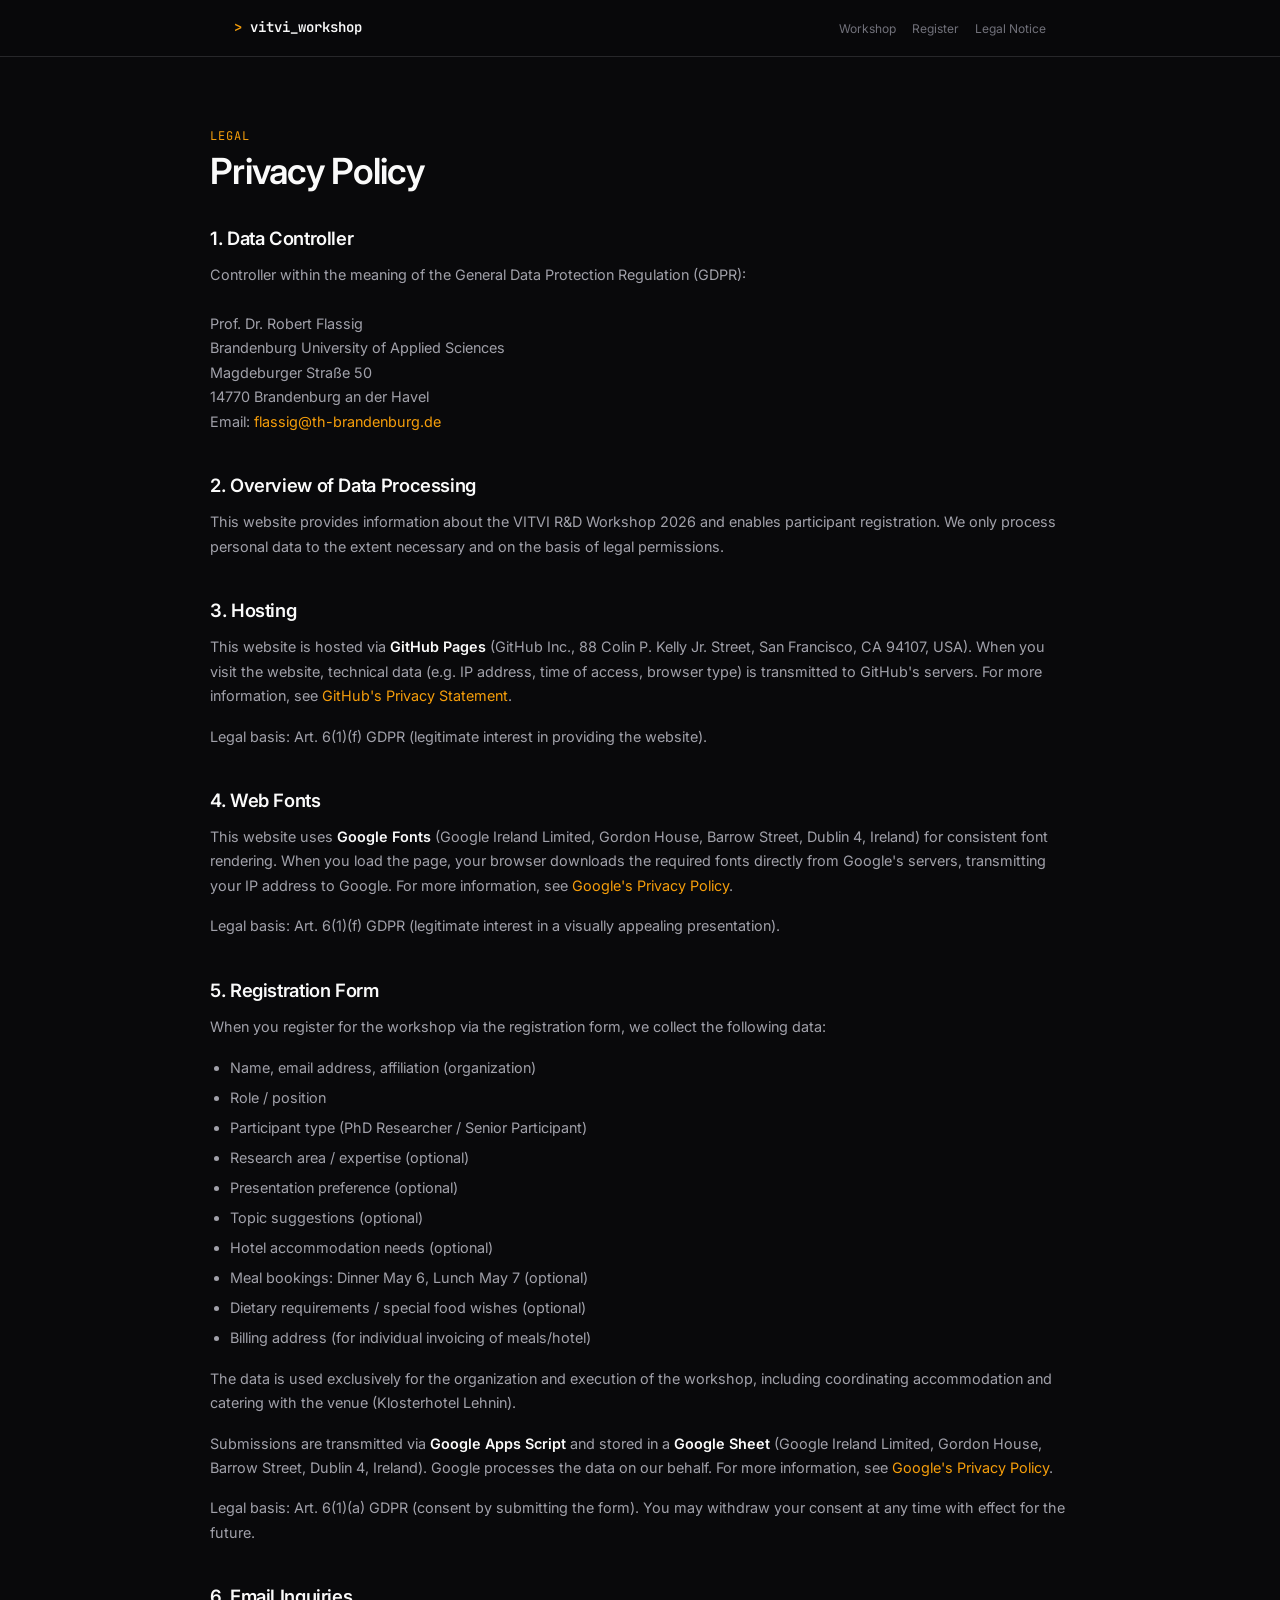
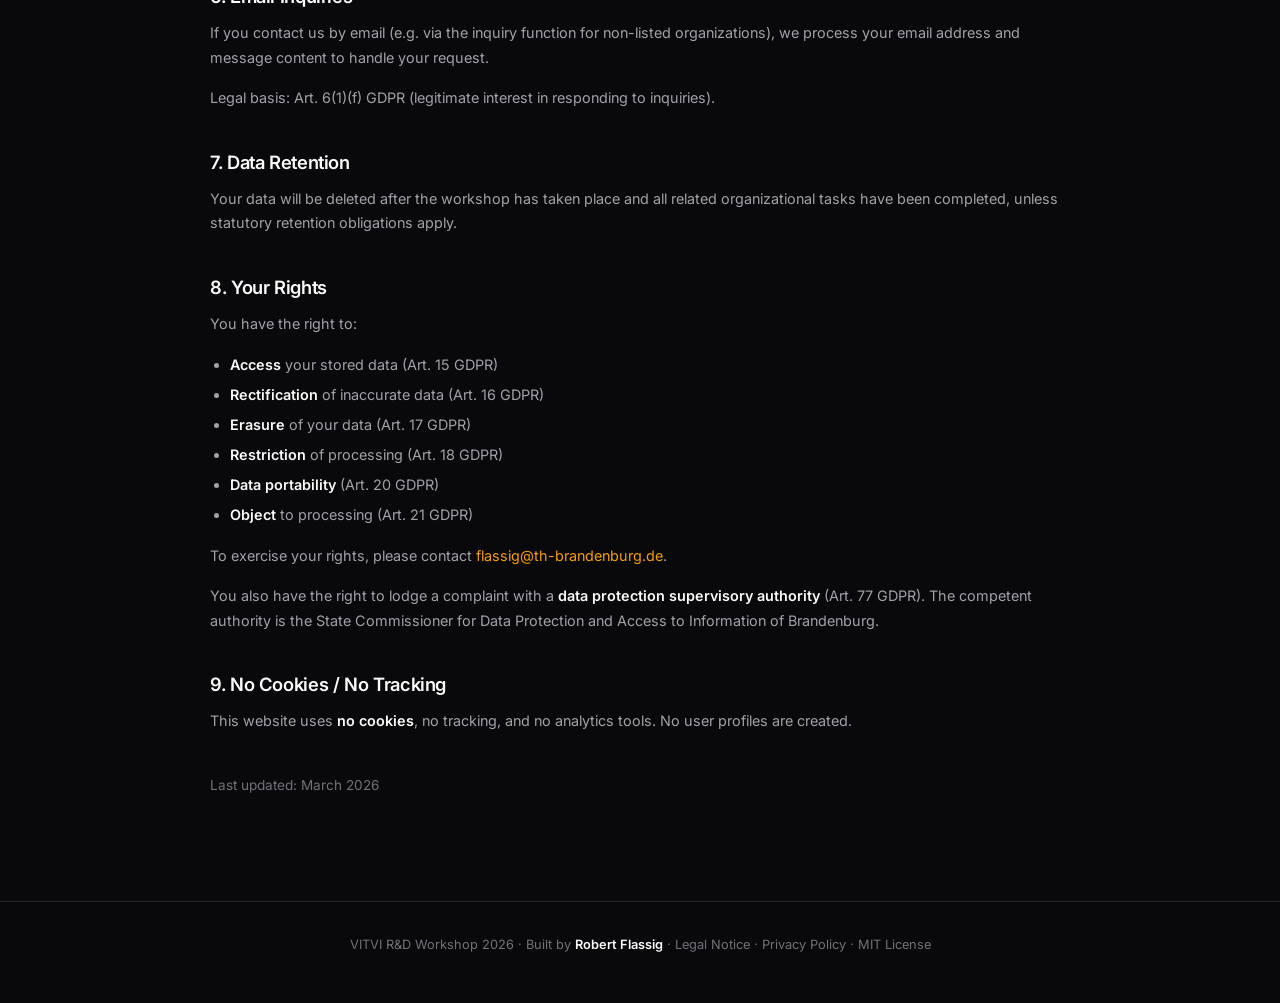
<file: website/privacy.html>
<!DOCTYPE html>
<html lang="en">
<head>
  <meta charset="UTF-8">
  <meta name="viewport" content="width=device-width, initial-scale=1.0">
  <title>Privacy Policy — VITVI R&D Workshop 2026</title>
  <meta name="author" content="Robert Flassig">
  <link rel="preconnect" href="https://fonts.googleapis.com">
  <link rel="preconnect" href="https://fonts.gstatic.com" crossorigin>
  <link href="https://fonts.googleapis.com/css2?family=Inter:wght@400;500;600;700&family=JetBrains+Mono:wght@400;500&display=swap" rel="stylesheet">
  <link rel="stylesheet" href="css/style.css">
</head>
<body>

<nav>
  <div class="container">
    <a href="index.html" class="logo"><span class="prompt">&gt;</span> <span class="logo-text">vitvi_workshop</span><span class="cursor cursor--hidden"></span></a>
    <button class="menu-toggle" aria-label="Menu" onclick="document.querySelector('.nav-links').classList.toggle('open')">&#9776;</button>
    <ul class="nav-links">
      <li><a href="index.html">Workshop</a></li>
      <li><a href="register.html">Register</a></li>
      <li><a href="legal.html">Legal Notice</a></li>
    </ul>
  </div>
</nav>

<main class="container legal-page">
  <span class="label">Legal</span>
  <h1>Privacy Policy</h1>

  <div class="legal-section">
    <h2>1. Data Controller</h2>
    <p>
      Controller within the meaning of the General Data Protection Regulation (GDPR):<br><br>
      Prof. Dr. Robert Flassig<br>
      Brandenburg University of Applied Sciences<br>
      Magdeburger Stra&szlig;e 50<br>
      14770 Brandenburg an der Havel<br>
      Email: <span class="obf" data-u="flassig" data-d="th-brandenburg.de"></span>
    </p>
  </div>

  <div class="legal-section">
    <h2>2. Overview of Data Processing</h2>
    <p>
      This website provides information about the VITVI R&D Workshop 2026 and enables participant registration. We only process personal data to the extent necessary and on the basis of legal permissions.
    </p>
  </div>

  <div class="legal-section">
    <h2>3. Hosting</h2>
    <p>
      This website is hosted via <strong>GitHub Pages</strong> (GitHub Inc., 88 Colin P. Kelly Jr. Street, San Francisco, CA 94107, USA). When you visit the website, technical data (e.g. IP address, time of access, browser type) is transmitted to GitHub's servers. For more information, see <a href="https://docs.github.com/en/site-policy/privacy-policies/github-general-privacy-statement" target="_blank" rel="noopener">GitHub's Privacy Statement</a>.
    </p>
    <p>
      Legal basis: Art. 6(1)(f) GDPR (legitimate interest in providing the website).
    </p>
  </div>

  <div class="legal-section">
    <h2>4. Web Fonts</h2>
    <p>
      This website uses <strong>Google Fonts</strong> (Google Ireland Limited, Gordon House, Barrow Street, Dublin 4, Ireland) for consistent font rendering. When you load the page, your browser downloads the required fonts directly from Google's servers, transmitting your IP address to Google. For more information, see <a href="https://policies.google.com/privacy" target="_blank" rel="noopener">Google's Privacy Policy</a>.
    </p>
    <p>
      Legal basis: Art. 6(1)(f) GDPR (legitimate interest in a visually appealing presentation).
    </p>
  </div>

  <div class="legal-section">
    <h2>5. Registration Form</h2>
    <p>
      When you register for the workshop via the registration form, we collect the following data:
    </p>
    <ul>
      <li>Name, email address, affiliation (organization)</li>
      <li>Role / position</li>
      <li>Participant type (PhD Researcher / Senior Participant)</li>
      <li>Research area / expertise (optional)</li>
      <li>Presentation preference (optional)</li>
      <li>Topic suggestions (optional)</li>
      <li>Hotel accommodation needs (optional)</li>
      <li>Meal bookings: Dinner May 6, Lunch May 7 (optional)</li>
      <li>Dietary requirements / special food wishes (optional)</li>
      <li>Billing address (for individual invoicing of meals/hotel)</li>
    </ul>
    <p>
      The data is used exclusively for the organization and execution of the workshop, including coordinating accommodation and catering with the venue (Klosterhotel Lehnin).
    </p>
    <p>
      Submissions are transmitted via <strong>Google Apps Script</strong> and stored in a <strong>Google Sheet</strong> (Google Ireland Limited, Gordon House, Barrow Street, Dublin 4, Ireland). Google processes the data on our behalf. For more information, see <a href="https://policies.google.com/privacy" target="_blank" rel="noopener">Google's Privacy Policy</a>.
    </p>
    <p>
      Legal basis: Art. 6(1)(a) GDPR (consent by submitting the form). You may withdraw your consent at any time with effect for the future.
    </p>
  </div>

  <div class="legal-section">
    <h2>6. Email Inquiries</h2>
    <p>
      If you contact us by email (e.g. via the inquiry function for non-listed organizations), we process your email address and message content to handle your request.
    </p>
    <p>
      Legal basis: Art. 6(1)(f) GDPR (legitimate interest in responding to inquiries).
    </p>
  </div>

  <div class="legal-section">
    <h2>7. Data Retention</h2>
    <p>
      Your data will be deleted after the workshop has taken place and all related organizational tasks have been completed, unless statutory retention obligations apply.
    </p>
  </div>

  <div class="legal-section">
    <h2>8. Your Rights</h2>
    <p>You have the right to:</p>
    <ul>
      <li><strong>Access</strong> your stored data (Art. 15 GDPR)</li>
      <li><strong>Rectification</strong> of inaccurate data (Art. 16 GDPR)</li>
      <li><strong>Erasure</strong> of your data (Art. 17 GDPR)</li>
      <li><strong>Restriction</strong> of processing (Art. 18 GDPR)</li>
      <li><strong>Data portability</strong> (Art. 20 GDPR)</li>
      <li><strong>Object</strong> to processing (Art. 21 GDPR)</li>
    </ul>
    <p>
      To exercise your rights, please contact <span class="obf" data-u="flassig" data-d="th-brandenburg.de"></span>.
    </p>
    <p>
      You also have the right to lodge a complaint with a <strong>data protection supervisory authority</strong> (Art. 77 GDPR). The competent authority is the State Commissioner for Data Protection and Access to Information of Brandenburg.
    </p>
  </div>

  <div class="legal-section">
    <h2>9. No Cookies / No Tracking</h2>
    <p>
      This website uses <strong>no cookies</strong>, no tracking, and no analytics tools. No user profiles are created.
    </p>
  </div>

  <div class="legal-section">
    <p style="color:var(--text-3);font-size:0.85rem;">Last updated: March 2026</p>
  </div>
</main>

<footer>
  <div class="container">
    <p>
      VITVI R&D Workshop 2026 &middot;
      Built by <strong>Robert Flassig</strong> &middot;
      <a href="legal.html">Legal Notice</a> &middot;
      <a href="privacy.html">Privacy Policy</a> &middot;
      <a href="https://github.com/batmanvane/VITVI_RD_Workshop/blob/main/LICENSE" target="_blank" rel="noopener">MIT License</a>
    </p>
  </div>
</footer>

<script>
document.querySelectorAll('.obf').forEach(function(el){
  var u=el.dataset.u,d=el.dataset.d,e=u+'@'+d;
  el.innerHTML='<a href="mai'+'lto:'+e+'">'+e+'</a>';
});
</script>
</body>
</html>
</file>
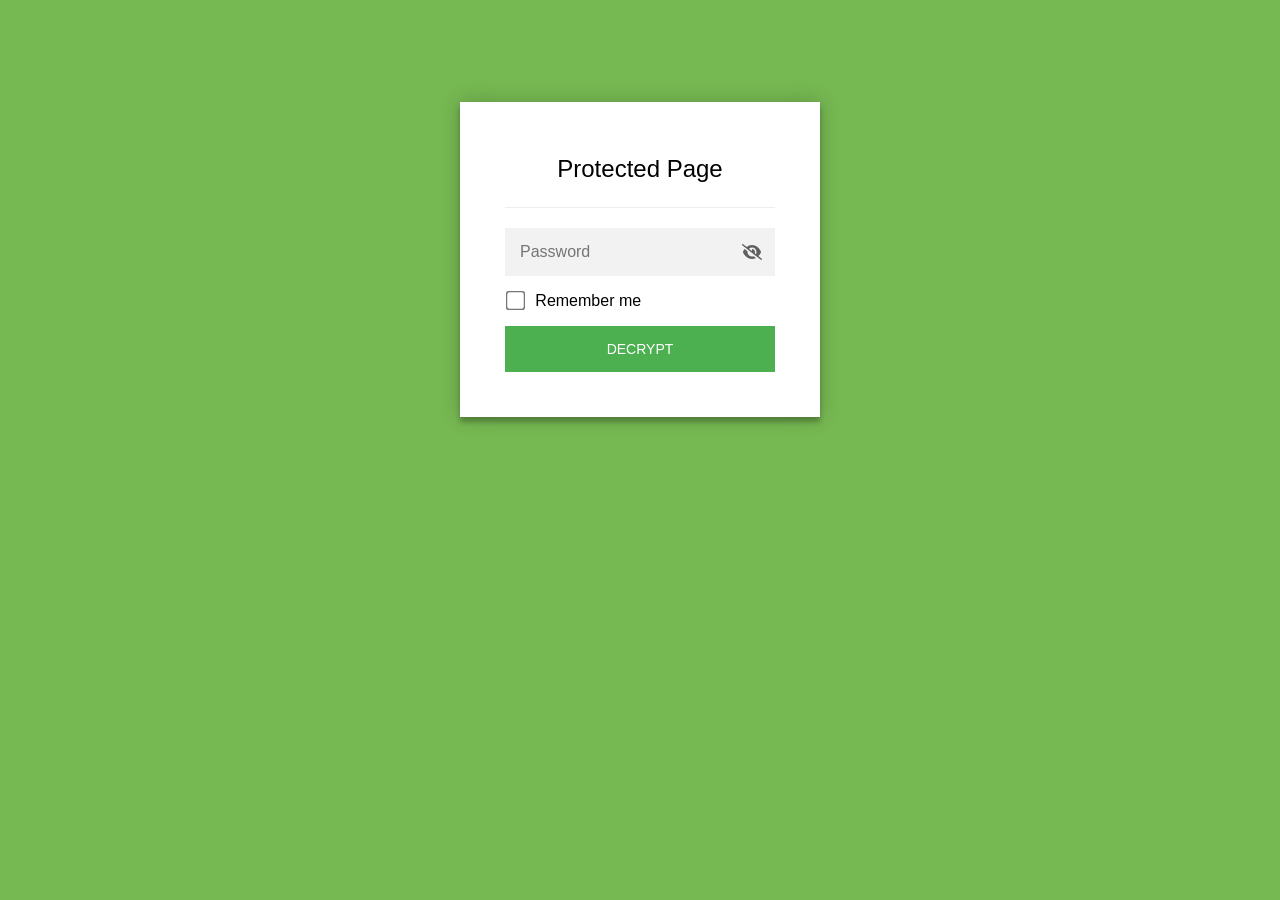
<file: website/schedule.html>
<!DOCTYPE html>
<html class="staticrypt-html">
    <head>
        <meta charset="utf-8" />
        <title>Protected Page</title>
        <meta name="viewport" content="width=device-width, initial-scale=1" />

        <!-- do not cache this page -->
        <meta http-equiv="cache-control" content="max-age=0" />
        <meta http-equiv="cache-control" content="no-cache" />
        <meta http-equiv="expires" content="0" />
        <meta http-equiv="expires" content="Tue, 01 Jan 1980 1:00:00 GMT" />
        <meta http-equiv="pragma" content="no-cache" />

        <style>
            .staticrypt-hr {
                margin-top: 20px;
                margin-bottom: 20px;
                border: 0;
                border-top: 1px solid #eee;
            }

            .staticrypt-page {
                width: 360px;
                padding: 8% 0 0;
                margin: auto;
                box-sizing: border-box;
            }

            .staticrypt-form {
                position: relative;
                z-index: 1;
                background: #ffffff;
                max-width: 360px;
                margin: 0 auto 100px;
                padding: 45px;
                text-align: center;
                box-shadow: 0 0 20px 0 rgba(0, 0, 0, 0.2), 0 5px 5px 0 rgba(0, 0, 0, 0.24);
            }

            .staticrypt-form input[type="password"],
            input[type="text"] {
                background: inherit;
                border: 0;
                box-sizing: border-box; /* This ensures padding is included in the total width */
                font-size: 14px;
                outline: 0;
                padding: 15px 30px 15px 15px; /* Adjust the padding to ensure there is space for the icon */
                width: 100%;
            }

            .staticrypt-password-container {
                position: relative;
                outline: 0;
                background: #f2f2f2;
                width: 100%;
                border: 0;
                margin: 0 0 15px;
                box-sizing: border-box;
            }

            .staticrypt-toggle-password-visibility {
                cursor: pointer;
                height: 20px;
                opacity: 60%;
                padding: 13px;
                position: absolute;
                right: 0;
                top: 50%;
                transform: translateY(-50%);
                width: 20px;
            }

            .staticrypt-form .staticrypt-decrypt-button {
                text-transform: uppercase;
                outline: 0;
                background: #4CAF50;
                width: 100%;
                border: 0;
                padding: 15px;
                color: #ffffff;
                font-size: 14px;
                cursor: pointer;
            }

            .staticrypt-form .staticrypt-decrypt-button:hover,
            .staticrypt-form .staticrypt-decrypt-button:active,
            .staticrypt-form .staticrypt-decrypt-button:focus {
                background: #4CAF50;
                filter: brightness(92%);
            }

            .staticrypt-html {
                height: 100%;
            }

            .staticrypt-body {
                height: 100%;
                margin: 0;
            }

            .staticrypt-content {
                height: 100%;
                margin-bottom: 1em;
                background: #76B852;
                font-family: "Arial", sans-serif;
                -webkit-font-smoothing: antialiased;
                -moz-osx-font-smoothing: grayscale;
            }

            .staticrypt-instructions {
                margin-top: -1em;
                margin-bottom: 1em;
            }

            .staticrypt-title {
                font-size: 1.5em;
            }

            label.staticrypt-remember {
                display: flex;
                align-items: center;
                margin-bottom: 1em;
            }

            .staticrypt-remember input[type="checkbox"] {
                transform: scale(1.5);
                margin-right: 1em;
            }

            .hidden {
                display: none !important;
            }

            .staticrypt-spinner-container {
                height: 100%;
                display: flex;
                align-items: center;
                justify-content: center;
            }

            .staticrypt-spinner {
                display: inline-block;
                width: 2rem;
                height: 2rem;
                vertical-align: text-bottom;
                border: 0.25em solid gray;
                border-right-color: transparent;
                border-radius: 50%;
                -webkit-animation: spinner-border 0.75s linear infinite;
                animation: spinner-border 0.75s linear infinite;
                animation-duration: 0.75s;
                animation-timing-function: linear;
                animation-delay: 0s;
                animation-iteration-count: infinite;
                animation-direction: normal;
                animation-fill-mode: none;
                animation-play-state: running;
                animation-name: spinner-border;
            }

            @keyframes spinner-border {
                100% {
                    transform: rotate(360deg);
                }
            }

            @media screen and (-webkit-min-device-pixel-ratio: 0) {
                .staticrypt-form input[type="password"],
                input[type="text"] {
                    font-size: 16px;
                }
            }
        </style>
    </head>

    <body class="staticrypt-body">
        <div id="staticrypt_loading" class="staticrypt-spinner-container">
            <div class="staticrypt-spinner"></div>
        </div>

        <div id="staticrypt_content" class="staticrypt-content hidden">
            <div class="staticrypt-page">
                <div class="staticrypt-form">
                    <div class="staticrypt-instructions">
                        <p class="staticrypt-title">Protected Page</p>
                        <p></p>
                    </div>

                    <hr class="staticrypt-hr" />

                    <form id="staticrypt-form" action="#" method="post">
                        <div class="staticrypt-password-container">
                            <input
                                id="staticrypt-password"
                                type="password"
                                name="password"
                                placeholder="Password"
                                autofocus
                            />

                            <img
                                class="staticrypt-toggle-password-visibility"
                                alt="Show password"
                                title="Show password"
                                src="[data-uri]"
                            />
                        </div>

                        <label id="staticrypt-remember-label" class="staticrypt-remember hidden">
                            <input id="staticrypt-remember" type="checkbox" name="remember" />
                            Remember me
                        </label>

                        <input type="submit" class="staticrypt-decrypt-button" value="DECRYPT" />
                    </form>
                </div>
            </div>
        </div>

        <script>
            // these variables will be filled when generating the file - the template format is 'variable_name'
            const staticryptInitiator = ((function(){
  const exports = {};
  const cryptoEngine = ((function(){
  const exports = {};
  const { subtle } = crypto;

const IV_BITS = 16 * 8;
const HEX_BITS = 4;
const ENCRYPTION_ALGO = "AES-CBC";

/**
 * Translates between utf8 encoded hexadecimal strings
 * and Uint8Array bytes.
 */
const HexEncoder = {
    /**
     * hex string -> bytes
     * @param {string} hexString
     * @returns {Uint8Array}
     */
    parse: function (hexString) {
        if (hexString.length % 2 !== 0) throw "Invalid hexString";
        const arrayBuffer = new Uint8Array(hexString.length / 2);

        for (let i = 0; i < hexString.length; i += 2) {
            const byteValue = parseInt(hexString.substring(i, i + 2), 16);
            if (isNaN(byteValue)) {
                throw "Invalid hexString";
            }
            arrayBuffer[i / 2] = byteValue;
        }
        return arrayBuffer;
    },

    /**
     * bytes -> hex string
     * @param {Uint8Array} bytes
     * @returns {string}
     */
    stringify: function (bytes) {
        const hexBytes = [];

        for (let i = 0; i < bytes.length; ++i) {
            let byteString = bytes[i].toString(16);
            if (byteString.length < 2) {
                byteString = "0" + byteString;
            }
            hexBytes.push(byteString);
        }
        return hexBytes.join("");
    },
};

/**
 * Translates between utf8 strings and Uint8Array bytes.
 */
const UTF8Encoder = {
    parse: function (str) {
        return new TextEncoder().encode(str);
    },

    stringify: function (bytes) {
        return new TextDecoder().decode(bytes);
    },
};

/**
 * Salt and encrypt a msg with a password.
 */
async function encrypt(msg, hashedPassword) {
    // Must be 16 bytes, unpredictable, and preferably cryptographically random. However, it need not be secret.
    // https://developer.mozilla.org/en-US/docs/Web/API/SubtleCrypto/encrypt#parameters
    const iv = crypto.getRandomValues(new Uint8Array(IV_BITS / 8));

    const key = await subtle.importKey("raw", HexEncoder.parse(hashedPassword), ENCRYPTION_ALGO, false, ["encrypt"]);

    const encrypted = await subtle.encrypt(
        {
            name: ENCRYPTION_ALGO,
            iv: iv,
        },
        key,
        UTF8Encoder.parse(msg)
    );

    // iv will be 32 hex characters, we prepend it to the ciphertext for use in decryption
    return HexEncoder.stringify(iv) + HexEncoder.stringify(new Uint8Array(encrypted));
}
exports.encrypt = encrypt;

/**
 * Decrypt a salted msg using a password.
 *
 * @param {string} encryptedMsg
 * @param {string} hashedPassword
 * @returns {Promise<string>}
 */
async function decrypt(encryptedMsg, hashedPassword) {
    const ivLength = IV_BITS / HEX_BITS;
    const iv = HexEncoder.parse(encryptedMsg.substring(0, ivLength));
    const encrypted = encryptedMsg.substring(ivLength);

    const key = await subtle.importKey("raw", HexEncoder.parse(hashedPassword), ENCRYPTION_ALGO, false, ["decrypt"]);

    const outBuffer = await subtle.decrypt(
        {
            name: ENCRYPTION_ALGO,
            iv: iv,
        },
        key,
        HexEncoder.parse(encrypted)
    );

    return UTF8Encoder.stringify(new Uint8Array(outBuffer));
}
exports.decrypt = decrypt;

/**
 * Salt and hash the password so it can be stored in localStorage without opening a password reuse vulnerability.
 *
 * @param {string} password
 * @param {string} salt
 * @returns {Promise<string>}
 */
async function hashPassword(password, salt) {
    // we hash the password in multiple steps, each adding more iterations. This is because we used to allow less
    // iterations, so for backward compatibility reasons, we need to support going from that to more iterations.
    let hashedPassword = await hashLegacyRound(password, salt);

    hashedPassword = await hashSecondRound(hashedPassword, salt);

    return hashThirdRound(hashedPassword, salt);
}
exports.hashPassword = hashPassword;

/**
 * This hashes the password with 1k iterations. This is a low number, we need this function to support backwards
 * compatibility.
 *
 * @param {string} password
 * @param {string} salt
 * @returns {Promise<string>}
 */
function hashLegacyRound(password, salt) {
    return pbkdf2(password, salt, 1000, "SHA-1");
}
exports.hashLegacyRound = hashLegacyRound;

/**
 * Add a second round of iterations. This is because we used to use 1k, so for backwards compatibility with
 * remember-me/autodecrypt links, we need to support going from that to more iterations.
 *
 * @param hashedPassword
 * @param salt
 * @returns {Promise<string>}
 */
function hashSecondRound(hashedPassword, salt) {
    return pbkdf2(hashedPassword, salt, 14000, "SHA-256");
}
exports.hashSecondRound = hashSecondRound;

/**
 * Add a third round of iterations to bring total number to 600k. This is because we used to use 1k, then 15k, so for
 * backwards compatibility with remember-me/autodecrypt links, we need to support going from that to more iterations.
 *
 * @param hashedPassword
 * @param salt
 * @returns {Promise<string>}
 */
function hashThirdRound(hashedPassword, salt) {
    return pbkdf2(hashedPassword, salt, 585000, "SHA-256");
}
exports.hashThirdRound = hashThirdRound;

/**
 * Salt and hash the password so it can be stored in localStorage without opening a password reuse vulnerability.
 *
 * @param {string} password
 * @param {string} salt
 * @param {int} iterations
 * @param {string} hashAlgorithm
 * @returns {Promise<string>}
 */
async function pbkdf2(password, salt, iterations, hashAlgorithm) {
    const key = await subtle.importKey("raw", UTF8Encoder.parse(password), "PBKDF2", false, ["deriveBits"]);

    const keyBytes = await subtle.deriveBits(
        {
            name: "PBKDF2",
            hash: hashAlgorithm,
            iterations,
            salt: UTF8Encoder.parse(salt),
        },
        key,
        256
    );

    return HexEncoder.stringify(new Uint8Array(keyBytes));
}

function generateRandomSalt() {
    const bytes = crypto.getRandomValues(new Uint8Array(128 / 8));

    return HexEncoder.stringify(new Uint8Array(bytes));
}
exports.generateRandomSalt = generateRandomSalt;

async function signMessage(hashedPassword, message) {
    const key = await subtle.importKey(
        "raw",
        HexEncoder.parse(hashedPassword),
        {
            name: "HMAC",
            hash: "SHA-256",
        },
        false,
        ["sign"]
    );
    const signature = await subtle.sign("HMAC", key, UTF8Encoder.parse(message));

    return HexEncoder.stringify(new Uint8Array(signature));
}
exports.signMessage = signMessage;

function getRandomAlphanum() {
    const possibleCharacters = "abcdefghijklmnopqrstuvwxyzABCDEFGHIJKLMNOPQRSTUVWXYZ0123456789";

    let byteArray;
    let parsedInt;

    // Keep generating new random bytes until we get a value that falls
    // within a range that can be evenly divided by possibleCharacters.length
    do {
        byteArray = crypto.getRandomValues(new Uint8Array(1));
        // extract the lowest byte to get an int from 0 to 255 (probably unnecessary, since we're only generating 1 byte)
        parsedInt = byteArray[0] & 0xff;
    } while (parsedInt >= 256 - (256 % possibleCharacters.length));

    // Take the modulo of the parsed integer to get a random number between 0 and totalLength - 1
    const randomIndex = parsedInt % possibleCharacters.length;

    return possibleCharacters[randomIndex];
}

/**
 * Generate a random string of a given length.
 *
 * @param {int} length
 * @returns {string}
 */
function generateRandomString(length) {
    let randomString = "";

    for (let i = 0; i < length; i++) {
        randomString += getRandomAlphanum();
    }

    return randomString;
}
exports.generateRandomString = generateRandomString;

  return exports;
})());
const codec = ((function(){
  const exports = {};
  /**
 * Initialize the codec with the provided cryptoEngine - this return functions to encode and decode messages.
 *
 * @param cryptoEngine - the engine to use for encryption / decryption
 */
function init(cryptoEngine) {
    const exports = {};

    /**
     * Top-level function for encoding a message.
     * Includes password hashing, encryption, and signing.
     *
     * @param {string} msg
     * @param {string} password
     * @param {string} salt
     *
     * @returns {string} The encoded text
     */
    async function encode(msg, password, salt) {
        const hashedPassword = await cryptoEngine.hashPassword(password, salt);

        const encrypted = await cryptoEngine.encrypt(msg, hashedPassword);

        // we use the hashed password in the HMAC because this is effectively what will be used a password (so we can store
        // it in localStorage safely, we don't use the clear text password)
        const hmac = await cryptoEngine.signMessage(hashedPassword, encrypted);

        return hmac + encrypted;
    }
    exports.encode = encode;

    /**
     * Encode using a password that has already been hashed. This is useful to encode multiple messages in a row, that way
     * we don't need to hash the password multiple times.
     *
     * @param {string} msg
     * @param {string} hashedPassword
     *
     * @returns {string} The encoded text
     */
    async function encodeWithHashedPassword(msg, hashedPassword) {
        const encrypted = await cryptoEngine.encrypt(msg, hashedPassword);

        // we use the hashed password in the HMAC because this is effectively what will be used a password (so we can store
        // it in localStorage safely, we don't use the clear text password)
        const hmac = await cryptoEngine.signMessage(hashedPassword, encrypted);

        return hmac + encrypted;
    }
    exports.encodeWithHashedPassword = encodeWithHashedPassword;

    /**
     * Top-level function for decoding a message.
     * Includes signature check and decryption.
     *
     * @param {string} signedMsg
     * @param {string} hashedPassword
     * @param {string} salt
     * @param {int} backwardCompatibleAttempt
     * @param {string} originalPassword
     *
     * @returns {Object} {success: true, decoded: string} | {success: false, message: string}
     */
    async function decode(signedMsg, hashedPassword, salt, backwardCompatibleAttempt = 0, originalPassword = "") {
        const encryptedHMAC = signedMsg.substring(0, 64);
        const encryptedMsg = signedMsg.substring(64);
        const decryptedHMAC = await cryptoEngine.signMessage(hashedPassword, encryptedMsg);

        if (decryptedHMAC !== encryptedHMAC) {
            // we have been raising the number of iterations in the hashing algorithm multiple times, so to support the old
            // remember-me/autodecrypt links we need to try bringing the old hashes up to speed.
            originalPassword = originalPassword || hashedPassword;
            if (backwardCompatibleAttempt === 0) {
                const updatedHashedPassword = await cryptoEngine.hashThirdRound(originalPassword, salt);

                return decode(signedMsg, updatedHashedPassword, salt, backwardCompatibleAttempt + 1, originalPassword);
            }
            if (backwardCompatibleAttempt === 1) {
                let updatedHashedPassword = await cryptoEngine.hashSecondRound(originalPassword, salt);
                updatedHashedPassword = await cryptoEngine.hashThirdRound(updatedHashedPassword, salt);

                return decode(signedMsg, updatedHashedPassword, salt, backwardCompatibleAttempt + 1, originalPassword);
            }

            return { success: false, message: "Signature mismatch" };
        }

        return {
            success: true,
            decoded: await cryptoEngine.decrypt(encryptedMsg, hashedPassword),
        };
    }
    exports.decode = decode;

    return exports;
}
exports.init = init;

  return exports;
})());
const decode = codec.init(cryptoEngine).decode;

/**
 * Initialize the staticrypt module, that exposes functions callbable by the password_template.
 *
 * @param {{
 *  staticryptEncryptedMsgUniqueVariableName: string,
 *  isRememberEnabled: boolean,
 *  rememberDurationInDays: number,
 *  staticryptSaltUniqueVariableName: string,
 * }} staticryptConfig - object of data that is stored on the password_template at encryption time.
 *
 * @param {{
 *  rememberExpirationKey: string,
 *  rememberPassphraseKey: string,
 *  replaceHtmlCallback: function,
 *  clearLocalStorageCallback: function,
 * }} templateConfig - object of data that can be configured by a custom password_template.
 */
function init(staticryptConfig, templateConfig) {
    const exports = {};

    /**
     * Decrypt our encrypted page, replace the whole HTML.
     *
     * @param {string} hashedPassword
     * @returns {Promise<boolean>}
     */
    async function decryptAndReplaceHtml(hashedPassword) {
        const { staticryptEncryptedMsgUniqueVariableName, staticryptSaltUniqueVariableName } = staticryptConfig;
        const { replaceHtmlCallback } = templateConfig;

        const result = await decode(
            staticryptEncryptedMsgUniqueVariableName,
            hashedPassword,
            staticryptSaltUniqueVariableName
        );
        if (!result.success) {
            return false;
        }
        const plainHTML = result.decoded;

        // if the user configured a callback call it, otherwise just replace the whole HTML
        if (typeof replaceHtmlCallback === "function") {
            replaceHtmlCallback(plainHTML);
        } else {
            document.write(plainHTML);
            document.close();
        }

        return true;
    }

    /**
     * Attempt to decrypt the page and replace the whole HTML.
     *
     * @param {string} password
     * @param {boolean} isRememberChecked
     *
     * @returns {Promise<{isSuccessful: boolean, hashedPassword?: string}>} - we return an object, so that if we want to
     *   expose more information in the future we can do it without breaking the password_template
     */
    async function handleDecryptionOfPage(password, isRememberChecked) {
        const { staticryptSaltUniqueVariableName } = staticryptConfig;

        // decrypt and replace the whole page
        const hashedPassword = await cryptoEngine.hashPassword(password, staticryptSaltUniqueVariableName);
        return handleDecryptionOfPageFromHash(hashedPassword, isRememberChecked);
    }
    exports.handleDecryptionOfPage = handleDecryptionOfPage;

    async function handleDecryptionOfPageFromHash(hashedPassword, isRememberChecked) {
        const { isRememberEnabled, rememberDurationInDays } = staticryptConfig;
        const { rememberExpirationKey, rememberPassphraseKey } = templateConfig;

        const isDecryptionSuccessful = await decryptAndReplaceHtml(hashedPassword);

        if (!isDecryptionSuccessful) {
            return {
                isSuccessful: false,
                hashedPassword,
            };
        }

        // remember the hashedPassword and set its expiration if necessary
        if (isRememberEnabled && isRememberChecked) {
            window.localStorage.setItem(rememberPassphraseKey, hashedPassword);

            // set the expiration if the duration isn't 0 (meaning no expiration)
            if (rememberDurationInDays > 0) {
                window.localStorage.setItem(
                    rememberExpirationKey,
                    (new Date().getTime() + rememberDurationInDays * 24 * 60 * 60 * 1000).toString()
                );
            }
        }

        return {
            isSuccessful: true,
            hashedPassword,
        };
    }
    exports.handleDecryptionOfPageFromHash = handleDecryptionOfPageFromHash;

    /**
     * Clear localstorage from staticrypt related values
     */
    function clearLocalStorage() {
        const { clearLocalStorageCallback, rememberExpirationKey, rememberPassphraseKey } = templateConfig;

        if (typeof clearLocalStorageCallback === "function") {
            clearLocalStorageCallback();
        } else {
            localStorage.removeItem(rememberPassphraseKey);
            localStorage.removeItem(rememberExpirationKey);
        }
    }

    async function handleDecryptOnLoad() {
        let isSuccessful = await decryptOnLoadFromUrl();

        if (!isSuccessful) {
            isSuccessful = await decryptOnLoadFromRememberMe();
        }

        return { isSuccessful };
    }
    exports.handleDecryptOnLoad = handleDecryptOnLoad;

    /**
     * Clear storage if we are logging out
     *
     * @returns {boolean} - whether we logged out
     */
    function logoutIfNeeded() {
        const logoutKey = "staticrypt_logout";

        // handle logout through query param
        const queryParams = new URLSearchParams(window.location.search);
        if (queryParams.has(logoutKey)) {
            clearLocalStorage();
            return true;
        }

        // handle logout through URL fragment
        const hash = window.location.hash.substring(1);
        if (hash.includes(logoutKey)) {
            clearLocalStorage();
            return true;
        }

        return false;
    }

    /**
     * To be called on load: check if we want to try to decrypt and replace the HTML with the decrypted content, and
     * try to do it if needed.
     *
     * @returns {Promise<boolean>} true if we derypted and replaced the whole page, false otherwise
     */
    async function decryptOnLoadFromRememberMe() {
        const { rememberDurationInDays } = staticryptConfig;
        const { rememberExpirationKey, rememberPassphraseKey } = templateConfig;

        // if we are login out, terminate
        if (logoutIfNeeded()) {
            return false;
        }

        // if there is expiration configured, check if we're not beyond the expiration
        if (rememberDurationInDays && rememberDurationInDays > 0) {
            const expiration = localStorage.getItem(rememberExpirationKey),
                isExpired = expiration && new Date().getTime() > parseInt(expiration);

            if (isExpired) {
                clearLocalStorage();
                return false;
            }
        }

        const hashedPassword = localStorage.getItem(rememberPassphraseKey);

        if (hashedPassword) {
            // try to decrypt
            const isDecryptionSuccessful = await decryptAndReplaceHtml(hashedPassword);

            // if the decryption is unsuccessful the password might be wrong - silently clear the saved data and let
            // the user fill the password form again
            if (!isDecryptionSuccessful) {
                clearLocalStorage();
                return false;
            }

            return true;
        }

        return false;
    }

    async function decryptOnLoadFromUrl() {
        const passwordKey = "staticrypt_pwd";
        const rememberMeKey = "remember_me";

        // try to get the password from the query param (for backward compatibility - we now want to avoid this method,
        // since it sends the hashed password to the server which isn't needed)
        const queryParams = new URLSearchParams(window.location.search);
        const hashedPasswordQuery = queryParams.get(passwordKey);
        const rememberMeQuery = queryParams.get(rememberMeKey);

        const urlFragment = window.location.hash.substring(1);
        // get the password from the url fragment
        const hashedPasswordRegexMatch = urlFragment.match(new RegExp(passwordKey + "=([^&]*)"));
        const hashedPasswordFragment = hashedPasswordRegexMatch ? hashedPasswordRegexMatch[1] : null;
        const rememberMeFragment = urlFragment.includes(rememberMeKey);

        const hashedPassword = hashedPasswordFragment || hashedPasswordQuery;
        const rememberMe = rememberMeFragment || rememberMeQuery;

        if (hashedPassword) {
            return handleDecryptionOfPageFromHash(hashedPassword, rememberMe);
        }

        return false;
    }

    return exports;
}
exports.init = init;

  return exports;
})());
            const templateError = "Bad password!",
                templateToggleAltShow = "Show password",
                templateToggleAltHide = "Hide password",
                isRememberEnabled = true,
                staticryptConfig = {"staticryptEncryptedMsgUniqueVariableName":"[base64]","isRememberEnabled":true,"rememberDurationInDays":0,"staticryptSaltUniqueVariableName":"3ba56d0e57540078e80079913b0e240c"};

            // you can edit these values to customize some of the behavior of StatiCrypt
            const templateConfig = {
                rememberExpirationKey: "staticrypt_expiration",
                rememberPassphraseKey: "staticrypt_passphrase",
                replaceHtmlCallback: null,
                clearLocalStorageCallback: null,
            };

            // init the staticrypt engine
            const staticrypt = staticryptInitiator.init(staticryptConfig, templateConfig);

            // try to automatically decrypt on load if there is a saved password
            window.onload = async function () {
                const { isSuccessful } = await staticrypt.handleDecryptOnLoad();

                // if we didn't decrypt anything on load, show the password prompt. Otherwise the content has already been
                // replaced, no need to do anything
                if (!isSuccessful) {
                    // hide loading screen
                    document.getElementById("staticrypt_loading").classList.add("hidden");
                    document.getElementById("staticrypt_content").classList.remove("hidden");
                    document.getElementById("staticrypt-password").focus();

                    // show the remember me checkbox
                    if (isRememberEnabled) {
                        document.getElementById("staticrypt-remember-label").classList.remove("hidden");
                    }
                }
            };

            // toggle password visibility
            const toggleIcon = document.querySelector(".staticrypt-toggle-password-visibility");
            // these two icons are coming from FontAwesome
            const imgSrcEyeClosed =
                "[data-uri]";
            const imgSrcEyeOpened =
                "[data-uri]";
            toggleIcon.addEventListener("click", function () {
                const passwordInput = document.getElementById("staticrypt-password");
                if (passwordInput.type === "password") {
                    passwordInput.type = "text";
                    toggleIcon.src = imgSrcEyeOpened;
                    toggleIcon.alt = templateToggleAltHide;
                    toggleIcon.title = templateToggleAltHide;
                } else {
                    passwordInput.type = "password";
                    toggleIcon.src = imgSrcEyeClosed;
                    toggleIcon.alt = templateToggleAltShow;
                    toggleIcon.title = templateToggleAltShow;
                }
            });

            // handle password form submission
            document.getElementById("staticrypt-form").addEventListener("submit", async function (e) {
                e.preventDefault();

                const password = document.getElementById("staticrypt-password").value,
                    isRememberChecked = document.getElementById("staticrypt-remember").checked;

                const { isSuccessful } = await staticrypt.handleDecryptionOfPage(password, isRememberChecked);

                if (!isSuccessful) {
                    alert(templateError);
                }
            });
        </script>
    </body>
</html>
</file>
<file: website/css/style.css>
/* ============================================
   VITVI R&D Workshop 2026
   Minimal dark theme
   ============================================ */

:root {
  --bg:          #09090b;
  --surface:     #141416;
  --surface-2:   #1c1c1f;
  --border:      #27272a;
  --border-light:#3f3f46;
  --text:        #fafafa;
  --text-2:      #a1a1aa;
  --text-3:      #71717a;
  --accent:      #f59e0b;
  --accent-dim:  rgba(245, 158, 11, 0.12);
  --accent-hover:#fbbf24;
  --success:     #22c55e;
  --error:       #ef4444;
  --radius:      8px;
  --max-w:       860px;
  --font-sans:   'Inter', -apple-system, BlinkMacSystemFont, 'Segoe UI', sans-serif;
  --font-mono:   'JetBrains Mono', 'Fira Code', 'Cascadia Code', ui-monospace, monospace;
}

/* --- Reset & Base --- */
*, *::before, *::after { box-sizing: border-box; margin: 0; padding: 0; }

html {
  font-size: 16px;
  scroll-behavior: smooth;
  -webkit-font-smoothing: antialiased;
}

body {
  font-family: var(--font-sans);
  background: var(--bg);
  color: var(--text);
  line-height: 1.7;
  min-height: 100vh;
}

::selection {
  background: var(--accent);
  color: var(--bg);
}

a {
  color: var(--accent);
  text-decoration: none;
  transition: color .15s;
}
a:hover { color: var(--accent-hover); }

img { max-width: 100%; display: block; }

/* --- Typography --- */
h1, h2, h3, h4 {
  font-weight: 600;
  line-height: 1.3;
  letter-spacing: -0.02em;
}

h1 { font-size: 2.25rem; }
h2 { font-size: 1.5rem; margin-bottom: .75rem; }
h3 { font-size: 1.15rem; color: var(--text-2); }
p  { color: var(--text-2); margin-bottom: 1rem; }
strong { color: var(--text); font-weight: 600; }

strong.reveal {
  color: var(--text-3);
  transition: color .6s ease;
}

strong.reveal.visible {
  color: var(--text);
}

.mono {
  font-family: var(--font-mono);
  font-size: 0.875rem;
}

.label {
  font-family: var(--font-mono);
  font-size: 0.75rem;
  text-transform: uppercase;
  letter-spacing: 0.08em;
  color: var(--accent);
}

/* --- Layout --- */
.container {
  max-width: var(--max-w);
  margin: 0 auto;
  padding: 0 1.5rem;
}

section {
  padding: 4rem 0;
  border-bottom: 1px solid var(--border);
}

section:last-of-type { border-bottom: none; }

/* --- Nav --- */
nav {
  position: sticky;
  top: 0;
  z-index: 100;
  background: rgba(9, 9, 11, 0.85);
  backdrop-filter: blur(12px);
  -webkit-backdrop-filter: blur(12px);
  border-bottom: 1px solid var(--border);
}

nav .container {
  display: flex;
  align-items: center;
  justify-content: space-between;
  height: 56px;
}

nav .logo {
  font-family: var(--font-mono);
  font-size: 0.875rem;
  font-weight: 600;
  color: var(--text);
  white-space: nowrap;
  flex-shrink: 0;
}

nav .logo .prompt { color: var(--accent); }

nav .logo .cursor {
  display: inline-block;
  width: 0.55em;
  height: 1.1em;
  background: var(--accent);
  vertical-align: text-bottom;
  margin-left: 1px;
  animation: blink 0.7s step-end infinite;
}

nav .logo .cursor--hidden { visibility: hidden; }

@keyframes blink {
  50% { opacity: 0; }
}

nav .nav-links {
  display: flex;
  gap: 1rem;
  list-style: none;
}

nav .nav-links a {
  font-size: 0.75rem;
  color: var(--text-3);
  transition: color .15s;
}

nav .nav-links a:hover { color: var(--text); }

.menu-toggle {
  display: none;
  background: none;
  border: none;
  color: var(--text);
  font-size: 1.25rem;
  cursor: pointer;
}

/* --- Hero --- */
.hero {
  padding: 6rem 0 4rem;
  text-align: center;
  border-bottom: 1px solid var(--border);
}

.hero .label { margin-bottom: 1rem; display: block; }

.hero h1 {
  margin-bottom: 1.25rem;
  max-width: 640px;
  margin-left: auto;
  margin-right: auto;
}

.hero .subtitle {
  font-size: 1.1rem;
  color: var(--text-2);
  max-width: 520px;
  margin: 0 auto 2rem;
}

.hero-line {
  display: inline;
}

@keyframes heroFadeIn {
  from { opacity: 0; filter: blur(4px); }
  to   { opacity: 1; filter: blur(0); }
}

.hero-meta {
  display: flex;
  justify-content: center;
  gap: 2rem;
  flex-wrap: wrap;
  margin-bottom: 2.5rem;
}

.hero-meta .meta-item {
  font-family: var(--font-mono);
  font-size: 0.8rem;
  color: var(--text-3);
}

.hero-meta .meta-item span {
  color: var(--text);
  display: block;
  font-family: var(--font-sans);
  font-size: 0.95rem;
  margin-top: .25rem;
}

/* --- Buttons --- */
.btn {
  display: inline-flex;
  align-items: center;
  gap: .5rem;
  padding: .75rem 1.75rem;
  border-radius: var(--radius);
  font-size: 0.9rem;
  font-weight: 500;
  border: none;
  cursor: pointer;
  transition: all .15s;
  text-decoration: none;
}

.btn-primary {
  background: var(--accent);
  color: var(--bg);
}
.btn-primary:hover {
  background: var(--accent-hover);
  color: var(--bg);
}

.btn-secondary {
  background: transparent;
  color: var(--text);
  border: 1px solid var(--border);
}
.btn-secondary:hover {
  border-color: var(--border-light);
  background: var(--surface);
}

.btn-group {
  display: flex;
  gap: 1rem;
  justify-content: center;
  flex-wrap: wrap;
}

/* --- Cards --- */
.card {
  background: var(--surface);
  border: 1px solid var(--border);
  border-radius: var(--radius);
  padding: 1.75rem;
}

.card + .card { margin-top: 1rem; }

.card h3 {
  color: var(--text);
  margin-bottom: .5rem;
}

.card-grid {
  display: grid;
  grid-template-columns: repeat(auto-fit, minmax(260px, 1fr));
  gap: 1rem;
  margin-top: 1.5rem;
}

.card-grid .card { margin-top: 0; }

/* --- Format Timeline --- */
.format-timeline {
  margin-top: 1.5rem;
  display: flex;
  flex-direction: column;
  gap: 1rem;
}

.timeline-block {
  background: var(--surface);
  border: 1px solid var(--border);
  border-radius: var(--radius);
  padding: 1.5rem 1.75rem;
}

.timeline-block p {
  font-size: 0.9rem;
  margin-bottom: .5rem;
}

.timeline-header {
  display: flex;
  align-items: center;
  gap: .75rem;
  margin-bottom: .75rem;
}

.timeline-duration {
  font-family: var(--font-mono);
  font-size: 0.8rem;
  font-weight: 600;
  color: var(--bg);
  background: var(--accent);
  padding: .2rem .6rem;
  border-radius: 4px;
  white-space: nowrap;
}

.timeline-troubleshoot .timeline-duration,
.timeline-discuss .timeline-duration {
  background: var(--border-light);
  color: var(--text);
}

/* --- Dual-Track Layout --- */
.format-dual-track {
  display: grid;
  grid-template-columns: 1fr 1fr;
  gap: 2rem;
  margin-top: 1.5rem;
}

@media (max-width: 800px) {
  .format-dual-track {
    grid-template-columns: 1fr;
  }
}

.format-track {
  position: relative;
}

/* --- Track Badges --- */
.track-badge {
  display: inline-block;
  font-family: var(--font-mono);
  font-size: 0.7rem;
  font-weight: 600;
  text-transform: uppercase;
  letter-spacing: 0.08em;
  padding: .25rem .65rem;
  border-radius: 4px;
  margin-bottom: .75rem;
  text-decoration: none;
}

a.track-badge {
  cursor: pointer;
  transition: opacity .15s;
}

a.track-badge:hover {
  opacity: 0.8;
}

.track-badge--problem {
  background: rgba(239, 68, 68, 0.1);
  color: #ef4444;
  border: 1px solid rgba(239, 68, 68, 0.25);
}

.track-badge--breakthrough {
  background: rgba(34, 197, 94, 0.1);
  color: #22c55e;
  border: 1px solid rgba(34, 197, 94, 0.25);
}

.timeline-title {
  font-weight: 600;
  font-size: 1.05rem;
  color: var(--text);
}

/* --- Slide Format --- */
.slide-list {
  list-style: none;
  counter-reset: slide;
  margin-top: 1.5rem;
}

.slide-list li {
  counter-increment: slide;
  padding: 1.25rem 1.5rem 1.25rem 3.5rem;
  position: relative;
  border-left: 1px solid var(--border);
  margin-left: 1rem;
}

.slide-list li::before {
  content: counter(slide);
  position: absolute;
  left: -0.85rem;
  top: 1.25rem;
  width: 1.7rem;
  height: 1.7rem;
  background: var(--surface-2);
  border: 1px solid var(--border);
  border-radius: 50%;
  display: flex;
  align-items: center;
  justify-content: center;
  font-family: var(--font-mono);
  font-size: 0.75rem;
  color: var(--accent);
}

.slide-list li strong {
  display: block;
  margin-bottom: .25rem;
}

.slide-list li p {
  font-size: 0.9rem;
  margin-bottom: 0;
}

/* --- Example Carousel --- */
.swipe-hint {
  text-align: center;
  font-family: var(--font-mono);
  font-size: 0.75rem;
  color: var(--text-3);
  margin: 1.5rem 0 .75rem;
}

.carousel-track {
  display: flex;
  overflow-x: auto;
  scroll-snap-type: x mandatory;
  -webkit-overflow-scrolling: touch;
  scrollbar-width: none;
}

.carousel-track::-webkit-scrollbar { display: none; }

.carousel-slide {
  flex: 0 0 100%;
  scroll-snap-align: start;
  min-width: 0;
}

.carousel-dots {
  display: flex;
  justify-content: center;
  gap: .5rem;
  margin-top: 1.25rem;
}

.carousel-dot {
  width: 8px;
  height: 8px;
  border-radius: 50%;
  border: 1px solid var(--border-light);
  background: transparent;
  cursor: pointer;
  padding: 0;
  transition: all .15s;
}

.carousel-dot.active {
  background: var(--accent);
  border-color: var(--accent);
}

/* --- Example Pitch --- */
.example-block {
  margin-top: 0;
  padding-top: 0;
  border-top: none;
}

.example-block:first-of-type {
  margin-top: 0;
  padding-top: 0;
  border-top: none;
}

.example-title {
  color: var(--text) !important;
  font-size: 1.2rem !important;
  margin-bottom: .25rem;
}

.example-meta {
  font-size: 0.85rem;
  color: var(--text-3);
  margin-bottom: 1rem;
}

.example-slide {
  background: var(--surface);
  border: 1px solid var(--border);
  border-radius: var(--radius);
  padding: 1.5rem 1.75rem;
  margin-top: 1rem;
  overflow-x: auto;
  word-wrap: break-word;
}

.example-slide + .example-slide { margin-top: .75rem; }

.example-slide .slide-label {
  font-family: var(--font-mono);
  font-size: 0.7rem;
  text-transform: uppercase;
  letter-spacing: 0.08em;
  color: var(--accent);
  margin-bottom: .75rem;
}

.example-slide blockquote {
  border-left: 2px solid var(--border-light);
  padding-left: 1rem;
  color: var(--text-2);
  font-size: 0.9rem;
}

.example-slide table {
  width: 100%;
  border-collapse: collapse;
  margin: .75rem 0;
  font-size: 0.85rem;
  font-family: var(--font-mono);
  display: block;
  overflow-x: auto;
}

.example-slide th, .example-slide td {
  text-align: left;
  padding: .4rem .75rem;
  border-bottom: 1px solid var(--border);
}

.example-slide th { color: var(--text-3); font-weight: 500; }
.example-slide td { color: var(--text-2); }

.example-slide .highlight { color: var(--error); font-weight: 600; }

.example-slide ol {
  padding-left: 1.25rem;
  color: var(--text-2);
  font-size: 0.9rem;
}

.example-slide ol li { margin-bottom: .35rem; }

/* --- Brain Food --- */
.brainfood-task {
  margin-top: 2rem;
  padding-top: 2rem;
  border-top: 1px solid var(--border);
}

.brainfood-task:first-of-type {
  margin-top: 1.5rem;
  padding-top: 0;
  border-top: none;
}

.brainfood-task h3 {
  color: var(--text) !important;
  font-size: 1.1rem;
  margin-bottom: .75rem;
}

.brainfood-task > p {
  font-size: 0.9rem;
}

.brainfood-options {
  display: flex;
  flex-direction: column;
  gap: .5rem;
  margin-top: 1rem;
}

.brainfood-option {
  background: var(--surface);
  border: 1px solid var(--border);
  border-radius: var(--radius);
  padding: .75rem 1rem;
  font-size: 0.85rem;
  color: var(--text-2);
}

.brainfood-option strong {
  color: var(--accent);
  font-family: var(--font-mono);
  font-size: 0.8rem;
}

.brainfood-refs {
  margin-top: 1rem;
  font-size: 0.8rem;
  color: var(--text-3);
}

/* --- Further Reading --- */
.reading-list {
  display: grid;
  grid-template-columns: repeat(auto-fit, minmax(260px, 1fr));
  gap: 1.5rem;
  margin-top: 1.5rem;
}

.reading-card {
  display: block;
  background: var(--surface);
  border: 1px solid var(--border);
  border-radius: .5rem;
  padding: 1.5rem;
  text-decoration: none;
  color: var(--text);
  transition: border-color .2s, box-shadow .2s;
}

.reading-card:hover {
  border-color: var(--accent);
  box-shadow: 0 2px 12px rgba(0, 0, 0, .08);
}

.reading-card strong {
  display: block;
  font-size: 1.05rem;
  margin-bottom: .5rem;
  color: var(--accent);
}

.reading-card span {
  font-size: 0.85rem;
  color: var(--text-2);
  line-height: 1.5;
}

/* --- Schedule --- */
.schedule-day {
  margin-top: 2rem;
}

.schedule-day h3 {
  color: var(--text);
  margin-bottom: 1rem;
  padding-bottom: .5rem;
  border-bottom: 1px solid var(--border);
}

.schedule-item {
  display: grid;
  grid-template-columns: 120px 1fr;
  gap: 1.5rem;
  padding: .75rem 0;
  border-bottom: 1px solid var(--border);
  font-size: 0.9rem;
}

.schedule-item:last-child { border-bottom: none; }

.schedule-time {
  font-family: var(--font-mono);
  font-size: 0.8rem;
  color: var(--accent);
  padding-top: .15rem;
}

.schedule-content strong {
  display: block;
  margin-bottom: .15rem;
}

.schedule-content p {
  font-size: 0.85rem;
  color: var(--text-3);
  margin-bottom: 0;
}

/* --- Countdown --- */
.countdown {
  margin-bottom: 2rem;
  padding: 1.25rem 1.5rem;
  background: var(--surface);
  border: 1px solid var(--border);
  border-radius: var(--radius);
  text-align: center;
}

.countdown-label {
  font-family: var(--font-mono);
  font-size: 0.75rem;
  text-transform: uppercase;
  letter-spacing: 0.08em;
  color: var(--text-3);
}

.countdown-timer {
  display: flex;
  justify-content: center;
  gap: 1.5rem;
  margin-top: .75rem;
}

.countdown-unit {
  display: flex;
  flex-direction: column;
  align-items: center;
}

.countdown-unit span {
  font-family: var(--font-mono);
  font-size: 1.75rem;
  font-weight: 600;
  color: var(--accent);
  line-height: 1;
}

.countdown-unit small {
  font-size: 0.7rem;
  color: var(--text-3);
  margin-top: .25rem;
  text-transform: uppercase;
  letter-spacing: 0.05em;
}

/* --- Registration Form --- */
.form-page {
  padding: 4rem 0;
}

.form-page h1 {
  margin-bottom: .5rem;
}

.form-intro {
  color: var(--text-2);
  margin-bottom: 2.5rem;
  max-width: 520px;
}

.form-section {
  margin-bottom: 2rem;
}

.form-section-title {
  font-family: var(--font-mono);
  font-size: 0.75rem;
  text-transform: uppercase;
  letter-spacing: 0.08em;
  color: var(--text-3);
  margin-bottom: 1rem;
  padding-bottom: .5rem;
  border-bottom: 1px solid var(--border);
}

.field {
  margin-bottom: 1.25rem;
}

.field label {
  display: block;
  font-size: 0.875rem;
  font-weight: 500;
  color: var(--text);
  margin-bottom: .35rem;
}

.field label .optional {
  font-weight: 400;
  color: var(--text-3);
  font-size: 0.8rem;
}

.field input,
.field select,
.field textarea {
  width: 100%;
  padding: .65rem .85rem;
  background: var(--surface);
  border: 1px solid var(--border);
  border-radius: var(--radius);
  color: var(--text);
  font-family: var(--font-sans);
  font-size: 0.9rem;
  transition: border-color .15s;
}

.field input:focus,
.field select:focus,
.field textarea:focus {
  outline: none;
  border-color: var(--accent);
  box-shadow: 0 0 0 3px var(--accent-dim);
}

.field input::placeholder,
.field textarea::placeholder {
  color: var(--text-3);
}

.field textarea { resize: vertical; min-height: 80px; }

.field select {
  appearance: none;
  background-image: url("data:image/svg+xml,%3Csvg xmlns='http://www.w3.org/2000/svg' width='12' height='12' fill='%2371717a' viewBox='0 0 16 16'%3E%3Cpath d='M8 11L3 6h10z'/%3E%3C/svg%3E");
  background-repeat: no-repeat;
  background-position: right .75rem center;
  padding-right: 2rem;
}

.field select option {
  background: var(--surface);
  color: var(--text);
}

/* Role picker cards */
.role-picker {
  display: grid;
  grid-template-columns: 1fr 1fr;
  gap: 1rem;
  margin-top: .5rem;
}

.role-option {
  position: relative;
}

.role-option input {
  position: absolute;
  opacity: 0;
  width: 0;
  height: 0;
}

.role-option .role-card {
  display: flex;
  flex-direction: column;
  gap: .35rem;
  padding: 1.25rem;
  background: var(--surface);
  border: 1px solid var(--border);
  border-radius: var(--radius);
  cursor: pointer;
  transition: all .15s;
}

.role-option .role-card:hover {
  border-color: var(--border-light);
}

.role-option input:checked + .role-card {
  border-color: var(--accent);
  background: var(--accent-dim);
}

.role-card .role-title {
  font-weight: 600;
  font-size: 0.95rem;
  color: var(--text);
}

.role-card .role-desc {
  font-size: 0.8rem;
  color: var(--text-3);
  line-height: 1.4;
}

/* --- Form submit --- */
.form-footer {
  margin-top: 2rem;
  padding-top: 1.5rem;
  border-top: 1px solid var(--border);
  display: flex;
  align-items: center;
  justify-content: space-between;
  flex-wrap: wrap;
  gap: 1rem;
}

.form-footer .note {
  font-size: 0.8rem;
  color: var(--text-3);
}

/* Success state */
.form-success {
  text-align: center;
  padding: 3rem 0;
  display: none;
}

.form-success.visible { display: block; }

.form-success .check {
  width: 48px;
  height: 48px;
  border-radius: 50%;
  background: rgba(34, 197, 94, 0.1);
  border: 2px solid var(--success);
  display: flex;
  align-items: center;
  justify-content: center;
  margin: 0 auto 1.5rem;
  font-size: 1.25rem;
}

/* --- Checkbox / radio group --- */
.checkbox-group {
  display: flex;
  flex-direction: column;
  gap: .5rem;
  margin-top: .35rem;
}

.checkbox-option {
  display: flex;
  align-items: center;
  gap: .6rem;
  font-size: 0.9rem;
  color: var(--text-2);
  cursor: pointer;
}

.checkbox-option input[type="checkbox"],
.checkbox-option input[type="radio"] {
  width: auto;
  accent-color: var(--accent);
  cursor: pointer;
}

/* --- Email hint --- */
.email-hint {
  margin-top: .4rem;
  font-size: 0.8rem;
  font-family: var(--font-mono);
}

.email-hint--ok { color: var(--success); }
.email-hint--blocked { color: var(--text-3); }

.hint-link {
  background: none;
  border: none;
  color: var(--accent);
  font-family: var(--font-mono);
  font-size: 0.8rem;
  cursor: pointer;
  text-decoration: underline;
  padding: 0;
}
.hint-link:hover { color: var(--accent-hover); }

#submit-btn:disabled {
  opacity: 0.35;
  cursor: not-allowed;
}

/* --- Inquiry panel --- */
.inquiry-panel {
  padding: 2rem 0;
}

.inquiry-card {
  background: var(--surface);
  border: 1px solid var(--border);
  border-radius: var(--radius);
  padding: 2rem;
}

.inquiry-card h2 { margin-bottom: .5rem; }
.inquiry-card p { max-width: 520px; }

.inquiry-domains {
  margin-top: 1.25rem;
}

.domain-list {
  display: flex;
  flex-wrap: wrap;
  gap: .5rem;
  margin-top: .5rem;
}

.domain-list code {
  background: var(--surface-2);
  border: 1px solid var(--border);
  border-radius: 4px;
  padding: .2rem .6rem;
  font-family: var(--font-mono);
  font-size: 0.8rem;
  color: var(--text-2);
}

/* --- Legal pages --- */
.legal-page {
  padding: 4rem 0;
}

.legal-page h1 {
  margin-bottom: 2rem;
}

.legal-section {
  margin-bottom: 2.5rem;
}

.legal-section h2 {
  font-size: 1.15rem;
  margin-bottom: .75rem;
}

.legal-section h3 {
  font-size: 1rem;
  color: var(--text);
  margin-top: 1.25rem;
  margin-bottom: .5rem;
}

.legal-section p {
  font-size: 0.9rem;
  line-height: 1.7;
}

.legal-section ul {
  padding-left: 1.25rem;
  color: var(--text-2);
  font-size: 0.9rem;
  line-height: 1.8;
  margin-bottom: 1rem;
}

.legal-section ul li { margin-bottom: .25rem; }

/* --- Funding --- */
.funding {
  padding: 2rem 0;
  border-top: 1px solid var(--border);
  text-align: center;
}

.funding .container {
  max-width: 600px;
}

.funding-logo {
  height: 48px;
  margin: 0 auto 1rem;
}

.funding p {
  font-size: 0.75rem;
  color: var(--text-3);
  line-height: 1.6;
}

/* --- Footer --- */
footer {
  padding: 2rem 0;
  border-top: 1px solid var(--border);
  text-align: center;
}

footer p {
  font-size: 0.8rem;
  color: var(--text-3);
}

footer a { color: var(--text-3); }
footer a:hover { color: var(--text); }

.last-updated {
  font-family: var(--font-mono);
  font-size: 0.7rem !important;
  opacity: 0.6;
  margin-top: .25rem;
}

/* --- Responsive --- */
@media (max-width: 640px) {
  h1 { font-size: 1.75rem; }
  h2 { font-size: 1.25rem; }

  .hero { padding: 4rem 0 3rem; }
  section { padding: 3rem 0; }

  .hero-meta { gap: 1rem; }

  .schedule-item {
    grid-template-columns: 1fr;
    gap: .35rem;
  }

  .role-picker {
    grid-template-columns: 1fr;
  }

  nav .nav-links { display: none; }
  nav .nav-links.open {
    display: flex;
    flex-direction: column;
    position: absolute;
    top: 56px;
    left: 0;
    right: 0;
    background: var(--bg);
    border-bottom: 1px solid var(--border);
    padding: 1rem 1.5rem;
    gap: .75rem;
  }
  .menu-toggle { display: block; }

  .form-footer {
    flex-direction: column;
    align-items: stretch;
    text-align: center;
  }
}
</file>
